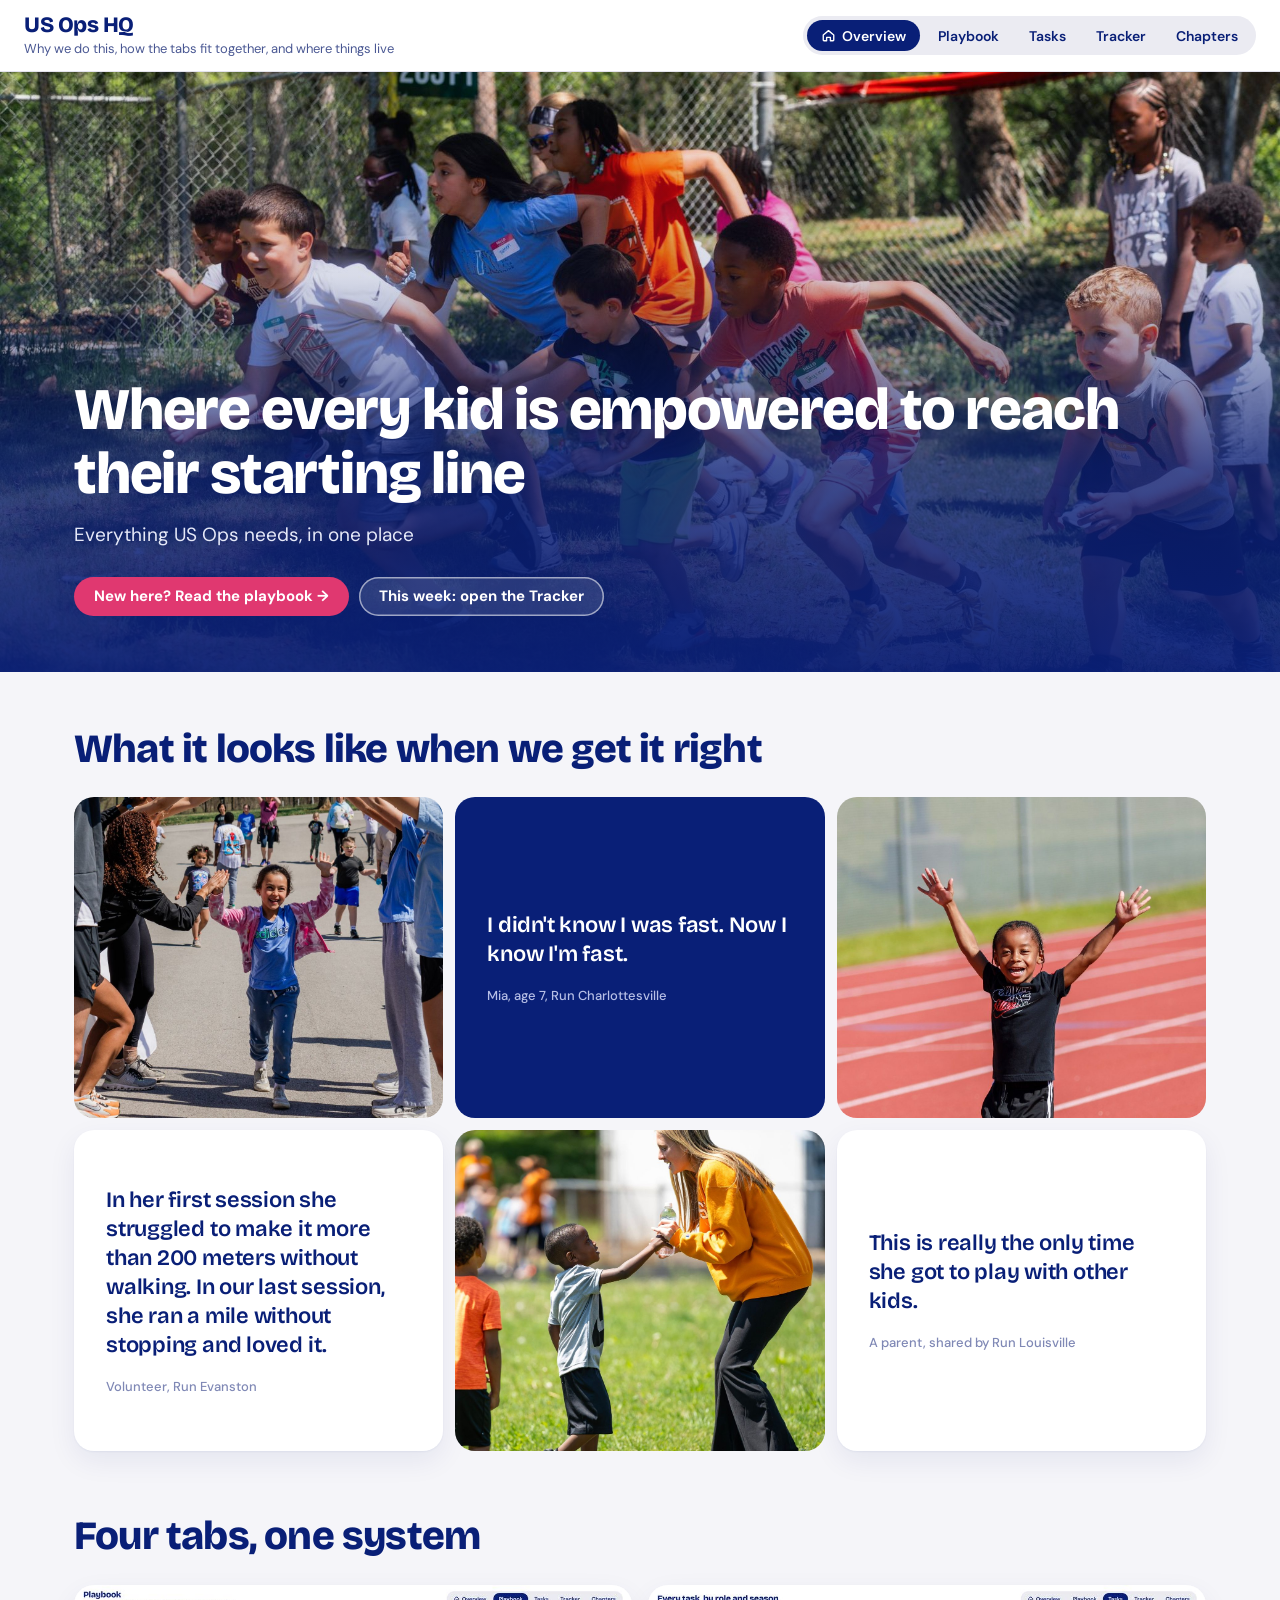
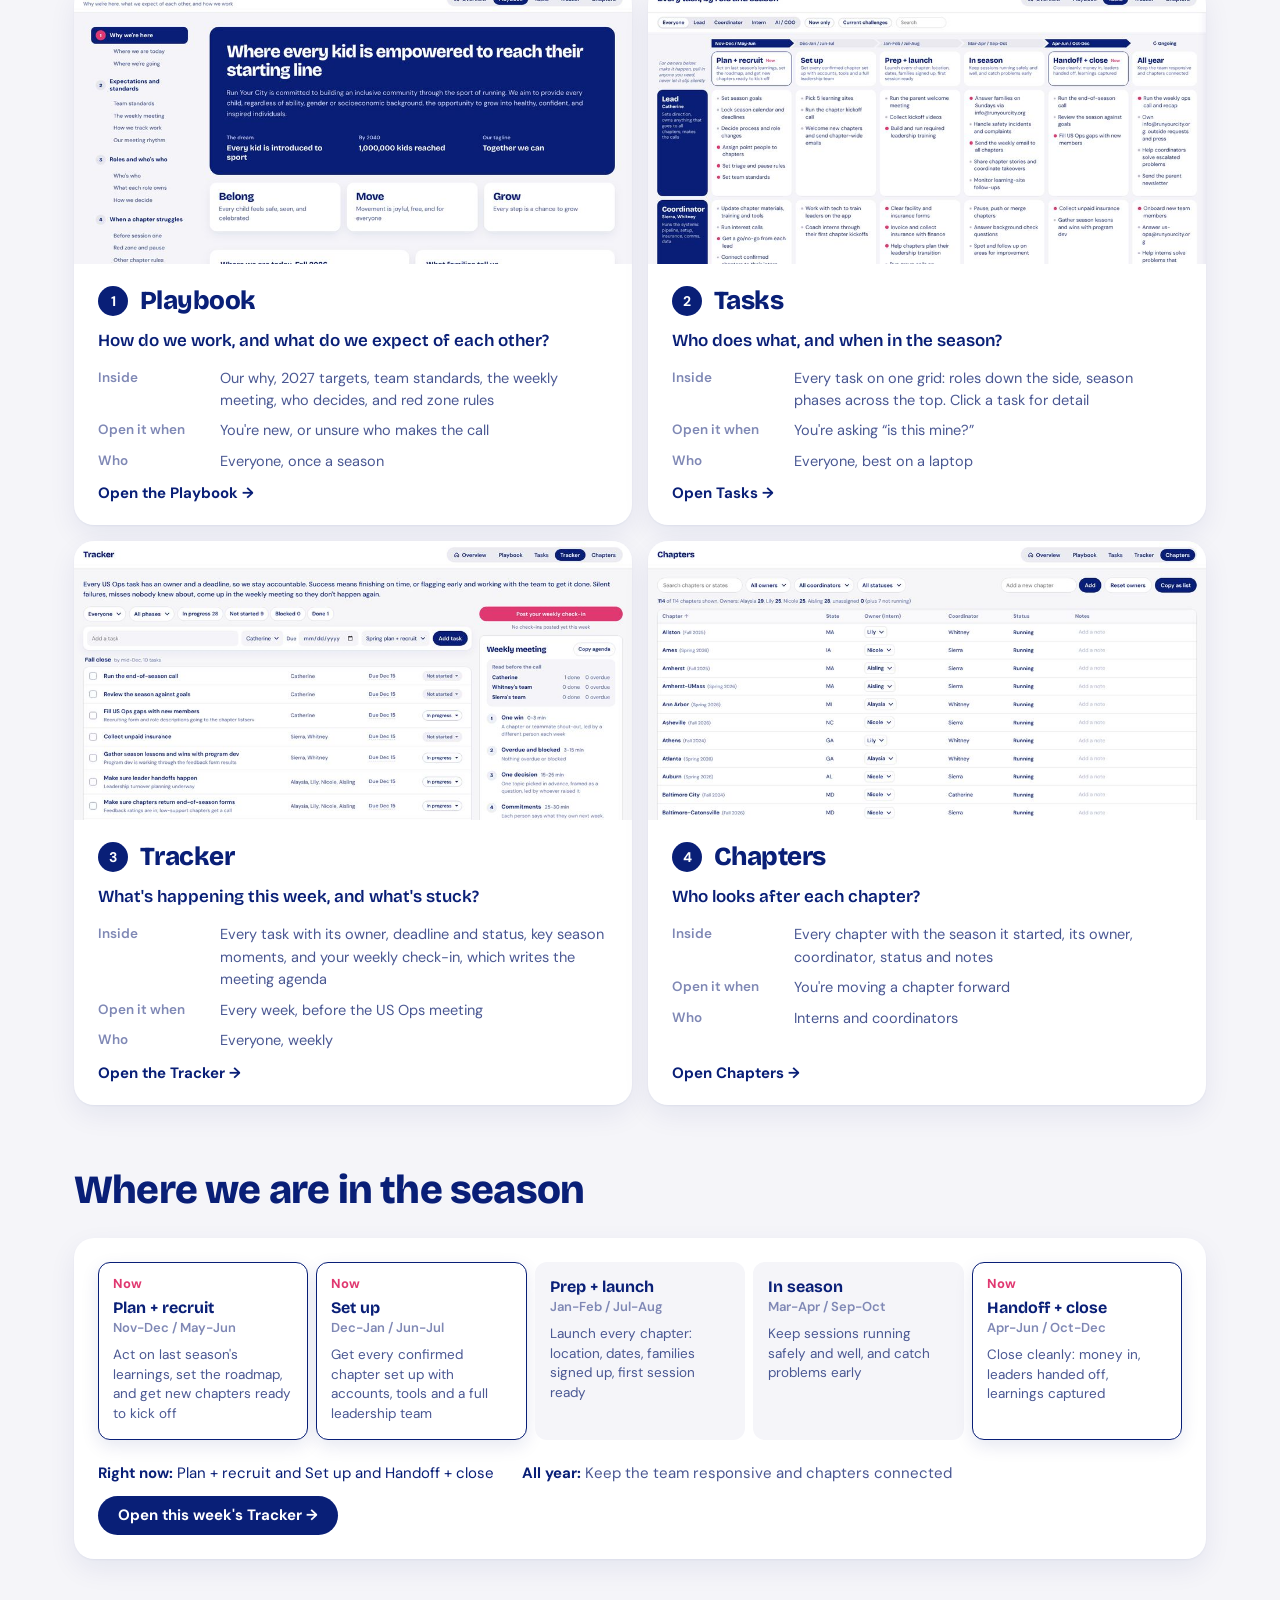
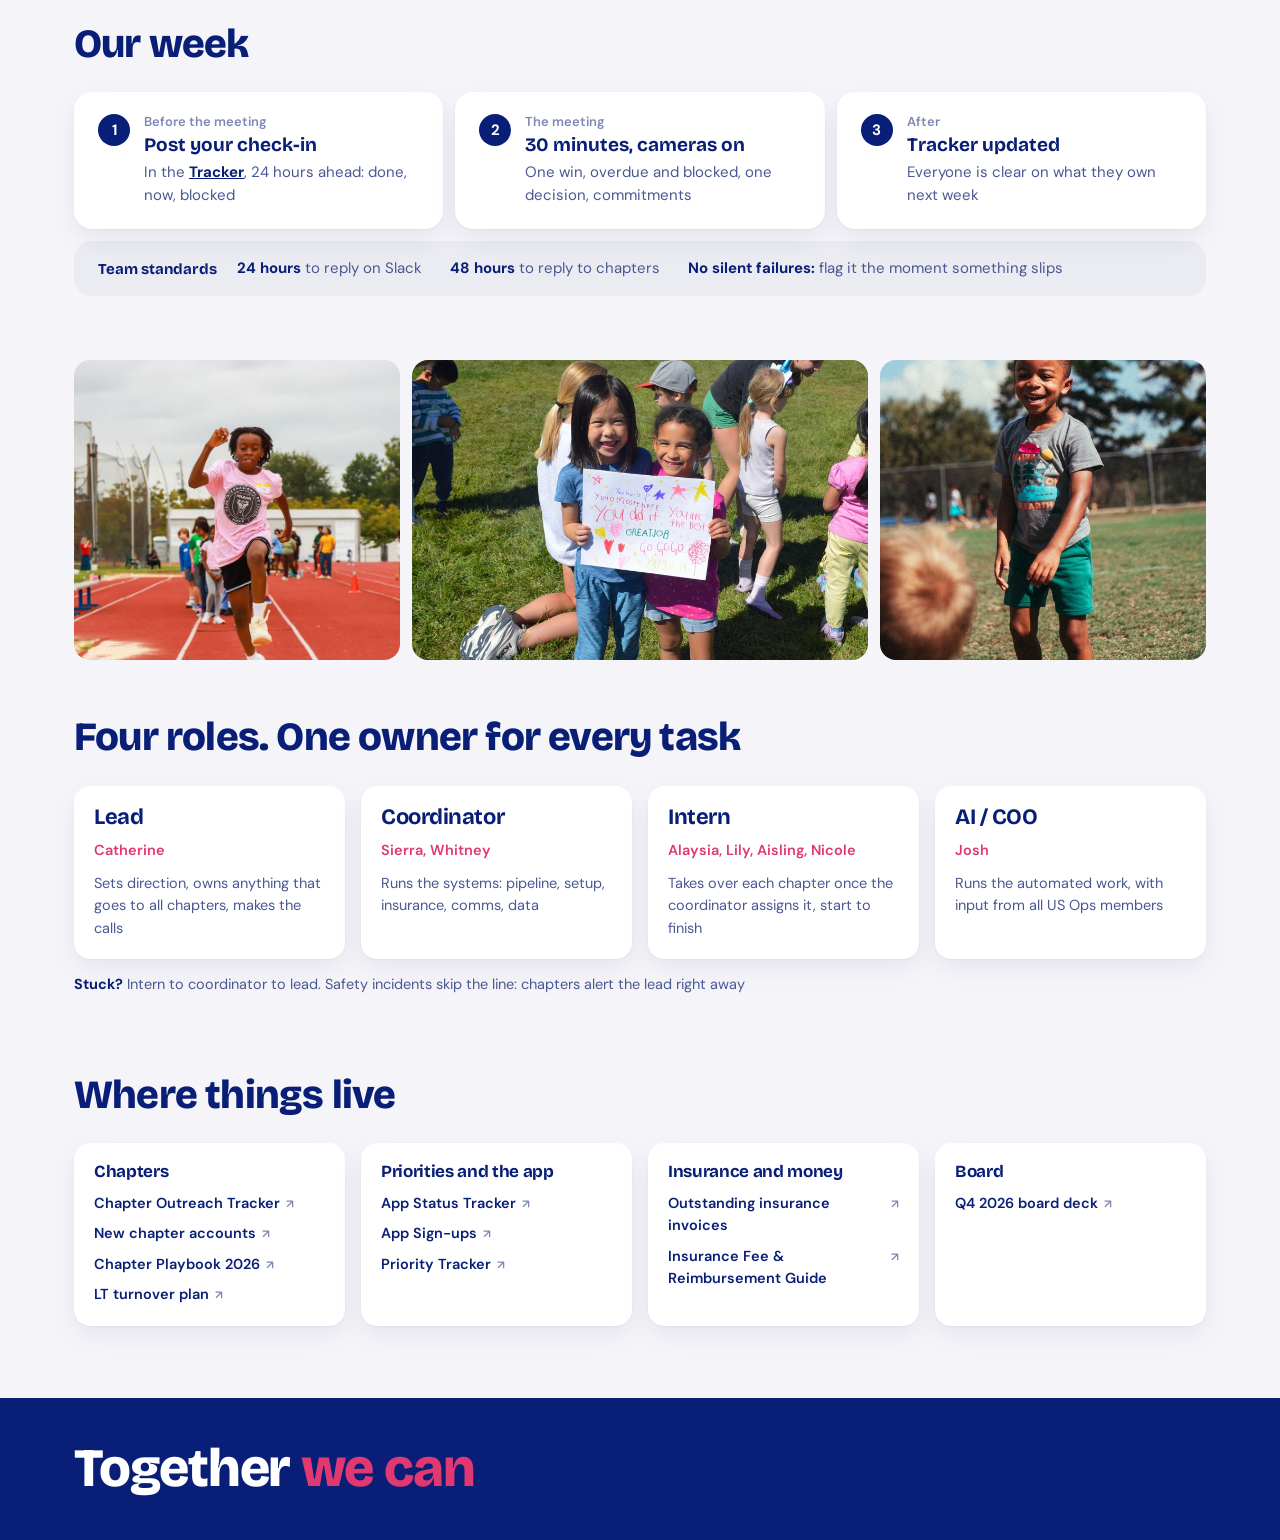
<file: index.html>
<!doctype html>
<html lang="en">
<head>
<meta charset="utf-8">
<meta name="viewport" content="width=device-width,initial-scale=1">
<title>US Ops HQ: start here</title>
<meta name="description" content="Run Your City US Ops home: why we do this, how the four tabs fit together, and where everything lives">
<link rel="icon" href="data:,">
<link rel="preconnect" href="https://fonts.googleapis.com">
<link href="https://fonts.googleapis.com/css2?family=Bricolage+Grotesque:opsz,wght@12..96,500..800&family=DM+Sans:opsz,wght@9..40,400;9..40,500;9..40,600;9..40,700&display=swap" rel="stylesheet">
<link rel="stylesheet" href="hq.css">
<style>
:root{--sh:0 1px 2px rgba(9,31,119,.05),0 10px 28px rgba(9,31,119,.07);--ink:#091f77;--ink2:#4a5893;--ink3:#7f88b5;--pink:#e03870;--pinkwash:#fdeef3;--line:#e3e2ec;--mist:#f5f5f9;--paper:#fff;
 --fd:'Bricolage Grotesque',system-ui,sans-serif;--fb:'DM Sans',system-ui,sans-serif}
*{box-sizing:border-box}
html,body{margin:0}
body{background:var(--mist);color:var(--ink);font:16px/1.55 var(--fb);-webkit-font-smoothing:antialiased;overflow-x:hidden}
a{color:inherit}
img{display:block;max-width:100%}
h1,h2,h3{font-family:var(--fd);letter-spacing:-.02em;margin:0;line-height:1.08}

/* Header: same shape as the other four pages */
header.top{position:sticky;top:0;z-index:30;background:#fff;border-bottom:1px solid var(--line);display:flex;align-items:center;gap:16px;flex-wrap:wrap;padding:12px 24px}
header.top h1{font:800 22px/1.1 var(--fd)}
header.top .sub{font-size:13px;color:var(--ink2);margin-top:3px}

.wrap{max-width:1180px;margin:0 auto;padding:0 24px}
section{padding:56px 0 8px}
.eyebrow{font:700 12px/1 var(--fb);letter-spacing:.12em;text-transform:uppercase;color:var(--ink3);margin-bottom:10px}
.h2{font-size:clamp(28px,3.4vw,40px);font-weight:800}
.lede{font-size:17px;color:var(--ink2);margin:12px 0 0}

/* Hero */
.hero{position:relative;min-height:600px;display:flex;align-items:flex-end;color:#fff;overflow:hidden;background:var(--ink)}
.hero img{position:absolute;inset:0;width:100%;height:100%;object-fit:cover;object-position:center 30%}
.hero::after{content:"";position:absolute;inset:0;background:linear-gradient(0deg,rgba(9,31,119,.95) 0%,rgba(9,31,119,.78) 34%,rgba(9,31,119,.15) 66%,rgba(9,31,119,0) 100%)}
.hero .wrap{position:relative;z-index:1;padding-top:64px;padding-bottom:56px;width:100%}
.hero .eyebrow{color:#c9cff0}
.hero h2{font-size:clamp(34px,4.6vw,60px);font-weight:800;}
.hero p{font-size:19px;margin:14px 0 0;color:#e6e9f8}
.cta{display:flex;gap:10px;flex-wrap:wrap;margin-top:28px}
.btn{display:inline-flex;align-items:center;gap:8px;padding:12px 20px;border-radius:999px;font:700 15px/1 var(--fb);text-decoration:none;white-space:nowrap}
.btn.pk{background:var(--pink);color:#fff}
.btn.pk:hover{background:#c92d62}
.btn.gh{background:rgba(255,255,255,.12);color:#fff;box-shadow:inset 0 0 0 1.5px rgba(255,255,255,.55)}
.btn.gh:hover{background:rgba(255,255,255,.22)}
.photo-credit{position:absolute;right:16px;bottom:10px;z-index:1;font-size:11px;color:rgba(255,255,255,.7)}


/* Why: photo + quote mosaic */
.why{display:grid;grid-template-columns:repeat(3,minmax(0,1fr));grid-auto-rows:minmax(320px,auto);gap:12px;margin-top:26px}
.tile{position:relative;border-radius:20px;overflow:hidden;background:var(--ink)}
.tile img{width:100%;height:100%;object-fit:cover}
.tile.big{grid-row:1/3}
.q{background:#fff;box-shadow:var(--sh);border-radius:20px;padding:32px;display:flex;flex-direction:column;justify-content:center}
.q cite{margin-top:18px!important}
.q blockquote{margin:0;font:600 22px/1.32 var(--fd);letter-spacing:-.01em}
.q cite{font:500 13px/1.4 var(--fb);font-style:normal;color:var(--ink3);margin-top:14px;display:block}
.q.navy{background:var(--ink);color:#fff;box-shadow:none}
.q.navy cite{color:#b7bfe6}
.tile .over{position:absolute;left:0;right:0;bottom:0;padding:18px 20px;background:linear-gradient(0deg,rgba(9,31,119,.92),rgba(9,31,119,0));color:#fff}
.tile .over blockquote{margin:0;font:600 18px/1.3 var(--fd)}
.tile .over cite{display:block;font:500 12.5px/1.4 var(--fb);font-style:normal;color:#cdd3f1;margin-top:8px}
.pillars{display:grid;grid-template-columns:repeat(3,minmax(0,1fr));gap:12px;margin-top:12px}
.pillars .pl-k{grid-column:1/-1;font:700 13px/1 var(--fb);color:var(--ink3);margin:22px 0 2px}
.pillars>div:not(.pl-k){background:#ebebf2;border-radius:20px;padding:24px 26px}
.pillars b{display:block;font:800 26px/1.1 var(--fd);letter-spacing:-.02em;margin-bottom:6px}
.pillars span{font-size:15.5px;color:var(--ink2)}

/* Four tabs */
.tabs{display:grid;grid-template-columns:repeat(2,1fr);gap:16px;margin-top:26px}
.tab{display:flex;flex-direction:column;background:#fff;box-shadow:var(--sh);border-radius:20px;overflow:hidden;text-decoration:none;transition:transform .15s,box-shadow .15s}
.tab:hover{transform:translateY(-2px);box-shadow:0 14px 34px rgba(9,31,119,.10)}
.tab .shot{aspect-ratio:16/8;overflow:hidden;background:var(--mist)}
.tab .shot img{width:100%;height:100%;object-fit:cover;object-position:top left}
.tab .body{padding:22px 24px 24px;display:flex;flex-direction:column;gap:14px;flex:1}
.tab .ttl{display:flex;align-items:center;gap:12px}
.tab .n{flex:none;width:30px;height:30px;border-radius:50%;background:var(--ink);color:#fff;font:700 14px/30px var(--fb);text-align:center}
.tab h3{font-size:26px;font-weight:800}
.tab .qn{font:600 17px/1.35 var(--fd);color:var(--ink)}
.tab dl{margin:0;display:grid;grid-template-columns:108px 1fr;gap:8px 14px;font-size:14.5px}
.tab dt{font:600 13.5px/1.6 var(--fb);color:var(--ink3)}
.tab dd{margin:0;color:var(--ink2)}
.tab .go{margin-top:auto;font:700 15px/1 var(--fb);color:var(--ink);display:inline-flex;gap:6px;align-items:center}
.tab:hover .go{color:var(--pink)}

/* Season */
.season{margin-top:26px;background:#fff;box-shadow:var(--sh);border-radius:20px;padding:24px}
.ph{display:grid;grid-template-columns:repeat(5,1fr);gap:8px}
.ph div{border-radius:12px;padding:14px 14px 16px;background:var(--mist);border:1.5px solid transparent}
.ph b{display:block;font:700 16px/1.2 var(--fd)}
.ph .when{display:block;font:600 13px/1.4 var(--fb);color:var(--ink3);margin:2px 0 8px}
.ph p{margin:0;font-size:13.5px;line-height:1.45;color:var(--ink2)}
.ph div.now{background:#fff;border-color:var(--ink);box-shadow:0 6px 18px rgba(9,31,119,.10)}
.ph .tag{display:none;font:700 13px/1 var(--fb);color:var(--pink);margin-bottom:8px}
.ph div.now .tag{display:block}
.nowline{display:flex;flex-wrap:wrap;gap:10px 16px;align-items:center;justify-content:space-between;margin-top:18px;padding-top:4px}
.nowline p{margin:0;font-size:15px;display:flex;flex-wrap:wrap;gap:6px 28px}
.nowline .ay{color:var(--ink2)}
.nowline .ay b{color:var(--ink)}
.btn.nv{background:var(--ink);color:#fff}
.btn.nv:hover{background:#13308f}

/* Week */
.steps{list-style:none;margin:26px 0 0;padding:0;display:grid;grid-template-columns:repeat(3,minmax(0,1fr));gap:12px}
.steps li{display:flex;gap:14px;padding:22px 24px;position:relative;background:#fff;border-radius:18px;box-shadow:var(--sh)}

.steps .n{flex:none;width:32px;height:32px;border-radius:50%;background:var(--ink);color:#fff;font:700 15px/32px var(--fb);text-align:center}
.steps .when{font:600 13px/1.3 var(--fb);color:var(--ink3)}
.steps b{display:block;font:700 19px/1.25 var(--fd);margin:2px 0 4px}
.steps p{margin:0;font-size:15px;color:var(--ink2)}
.steps a{font-weight:700;color:var(--ink)}
.std{display:flex;align-items:center;gap:20px;margin-top:12px;padding:16px 24px;background:#ebebf2;border-radius:18px;flex-wrap:wrap}
.std-k{font:700 15px/1.2 var(--fd);white-space:nowrap}
.std ul{list-style:none;margin:0;padding:0;display:flex;gap:10px 28px;flex-wrap:wrap;font-size:15px;color:var(--ink2)}
.std li b{color:var(--ink)}

/* Photo band */
.band{display:grid;grid-template-columns:1fr 1.4fr 1fr;gap:12px;margin-top:56px}
.band img{width:100%;height:300px;object-fit:cover;border-radius:16px}
@media (max-width:760px){.band{grid-template-columns:1fr 1fr;margin-top:40px}.band img{height:200px}.band img:last-child{grid-column:1/-1}}

/* Roles */
.roles{display:grid;grid-template-columns:repeat(4,1fr);gap:16px;margin-top:26px}
.role{background:#fff;box-shadow:var(--sh);border-radius:16px;padding:20px;display:flex;flex-direction:column;gap:10px}
.role h3{font-size:22px}
.role .who{font-weight:600;font-size:14.5px;color:var(--pink)}
.role p{margin:0;font-size:14.5px;color:var(--ink2)}
.ladder{margin-top:14px;font-size:14.5px;color:var(--ink2)}
.ladder b{color:var(--ink)}

/* Links */
.links{display:grid;grid-template-columns:repeat(4,1fr);gap:16px;margin-top:26px}
.lg .note{margin:-4px 0 12px;font-size:13.5px;color:var(--ink2)}
.lg .note b{color:var(--pink)}
.lg{background:#fff;box-shadow:var(--sh);border-radius:16px;padding:20px}
.lg h3{font-size:17px;margin-bottom:10px}
.lg ul{list-style:none;margin:0;padding:0;display:flex;flex-direction:column;gap:8px}
.lg a{font-size:14.5px;font-weight:600;text-decoration:none;color:var(--ink);display:flex;gap:6px;align-items:baseline}
.lg a::after{content:"\2197";font-size:12px;color:var(--ink3)}
.lg a:hover{color:var(--pink)}

/* Footer */
footer{margin-top:64px;background:var(--ink);color:#fff}
footer .wrap{display:grid;grid-template-columns:1fr;gap:28px;padding-top:44px;padding-bottom:44px;align-items:center}
footer .tag{font:800 clamp(34px,4.6vw,54px)/1 var(--fd);letter-spacing:-.02em}
footer .tag em{font-style:normal;color:var(--pink)}
footer p{margin:0 0 10px;font-size:14.5px;color:#cdd3f1}
footer p b{color:#fff}

@media (max-width:980px){
 .why{grid-template-columns:repeat(2,minmax(0,1fr));grid-auto-rows:minmax(280px,auto)}
 .q blockquote{font-size:21px}
 .roles,.links{grid-template-columns:1fr 1fr}
 .ph{grid-template-columns:1fr 1fr}
    }
@media (max-width:760px){
 header.top{padding:10px 14px;gap:10px}
 .wrap{padding:0 16px}
 section{padding:40px 0 4px}
 .hero{min-height:580px}
 .hero img{object-position:62% 40%}
 .hero::after{background:linear-gradient(0deg,rgba(9,31,119,.96) 0%,rgba(9,31,119,.85) 50%,rgba(9,31,119,.1) 100%)}
 .hero .wrap{padding-top:200px;padding-bottom:44px}
 .q blockquote{font-size:22px}
 .why{grid-template-columns:1fr;grid-auto-rows:auto}
 .why .tile{height:300px}
 .why .q{height:auto;min-height:0}
 .q blockquote{font-size:20px}
 .pillars,.steps{grid-template-columns:1fr}
 .tabs,.roles,.links,.ph, .tab dl{grid-template-columns:1fr;gap:2px}
 .tab dd{margin-bottom:8px}
 footer .wrap{grid-template-columns:1fr}
}
@media (prefers-reduced-motion:reduce){*{transition:none!important}}
</style>
</head>
<body>
<header class="top">
 <div><h1>US Ops HQ</h1><div class="sub">Why we do this, how the tabs fit together, and where things live</div></div>
 <nav class="hqnav" aria-label="US Ops HQ pages"><a class="home on" href="./" aria-current="page"><svg viewBox="0 0 20 20" fill="none" stroke="currentColor" stroke-width="1.8" stroke-linejoin="round" aria-hidden="true"><path d="M3 9.2 10 3.5l7 5.7V16a1 1 0 0 1-1 1h-3.5v-4.5h-5V17H4a1 1 0 0 1-1-1z"/></svg><span>Overview</span></a><a href="playbook-a.html">Playbook</a><a href="tasks.html">Tasks</a><a href="tracker.html">Tracker</a><a href="chapters.html">Chapters</a></nav>
</header>

<div class="hero">
 <img src="img/start-line.jpg" alt="Kids exploding off the start line in a race on the grass">
 <div class="wrap">
  <h2>Where every kid is empowered to reach their starting line</h2>
  <p>Everything US Ops needs, in one place</p>
  <div class="cta">
   <a class="btn pk" href="playbook-a.html">New here? Read the playbook &rarr;</a>
   <a class="btn gh" href="tracker.html">This week: open the Tracker</a>
  </div>
 </div>
</div>

<div class="wrap">
 <!-- WHY -->
 <section id="why">
  <h2 class="h2">What it looks like when we get it right</h2>
  <div class="why">
   <div class="tile"><img src="img/tunnel.jpg" alt="A grinning girl running through a high-five tunnel of college athletes" loading="lazy"></div>
   <div class="q navy"><blockquote>I didn't know I was fast. Now I know I'm fast.</blockquote><cite>Mia, age 7, Run Charlottesville</cite></div>
   <div class="tile"><img src="img/arms-up.jpg" alt="A young boy throwing both arms up on the track" loading="lazy"></div>
   <div class="q"><blockquote>In her first session she struggled to make it more than 200 meters without walking. In our last session, she ran a mile without stopping and loved it.</blockquote><cite>Volunteer, Run Evanston</cite></div>
   <div class="tile"><img src="img/coach-water.jpg" alt="A college athlete high-fiving a young boy" loading="lazy"></div>
   <div class="q"><blockquote>This is really the only time she got to play with other kids.</blockquote><cite>A parent, shared by Run Louisville</cite></div>
  </div>
 </section>

 <!-- FOUR TABS -->
 <section id="tabs">
  <h2 class="h2">Four tabs, one system</h2>
  <div class="tabs">
   <a class="tab" href="playbook-a.html">
    <div class="shot"><img src="img/tabs/playbook.jpg" alt="Preview of the Playbook tab" loading="lazy"></div>
    <div class="body">
     <div class="ttl"><span class="n">1</span><h3>Playbook</h3></div>
     <div class="qn">How do we work, and what do we expect of each other?</div>
     <dl>
      <dt>Inside</dt><dd>Our why, 2027 targets, team standards, the weekly meeting, who decides, and red zone rules</dd>
      <dt>Open it when</dt><dd>You're new, or unsure who makes the call</dd>
      <dt>Who</dt><dd>Everyone, once a season</dd>
     </dl>
     <span class="go">Open the Playbook &rarr;</span>
    </div>
   </a>
   <a class="tab" href="tasks.html">
    <div class="shot"><img src="img/tabs/tasks.jpg" alt="Preview of the Tasks grid" loading="lazy"></div>
    <div class="body">
     <div class="ttl"><span class="n">2</span><h3>Tasks</h3></div>
     <div class="qn">Who does what, and when in the season?</div>
     <dl>
      <dt>Inside</dt><dd>Every task on one grid: roles down the side, season phases across the top. Click a task for detail</dd>
      <dt>Open it when</dt><dd>You're asking &ldquo;is this mine?&rdquo;</dd>
      <dt>Who</dt><dd>Everyone, best on a laptop</dd>
     </dl>
     <span class="go">Open Tasks &rarr;</span>
    </div>
   </a>
   <a class="tab" href="tracker.html">
    <div class="shot"><img src="img/tabs/tracker.jpg" alt="Preview of the Tracker tab" loading="lazy"></div>
    <div class="body">
     <div class="ttl"><span class="n">3</span><h3>Tracker</h3></div>
     <div class="qn">What's happening this week, and what's stuck?</div>
     <dl>
      <dt>Inside</dt><dd>Every task with its owner, deadline and status, key season moments, and your weekly check-in, which writes the meeting agenda</dd>
      <dt>Open it when</dt><dd>Every week, before the US Ops meeting</dd>
      <dt>Who</dt><dd>Everyone, weekly</dd>
     </dl>
     <span class="go">Open the Tracker &rarr;</span>
    </div>
   </a>
   <a class="tab" href="chapters.html">
    <div class="shot"><img src="img/tabs/chapters.jpg" alt="Preview of the Chapters tab" loading="lazy"></div>
    <div class="body">
     <div class="ttl"><span class="n">4</span><h3>Chapters</h3></div>
     <div class="qn">Who looks after each chapter?</div>
     <dl>
      <dt>Inside</dt><dd>Every chapter with the season it started, its owner, coordinator, status and notes</dd>
      <dt>Open it when</dt><dd>You're moving a chapter forward</dd>
      <dt>Who</dt><dd>Interns and coordinators</dd>
     </dl>
     <span class="go">Open Chapters &rarr;</span>
    </div>
   </a>
  </div>
 </section>

 <!-- SEASON -->
 <section id="season">
  <h2 class="h2">Where we are in the season</h2>
  <div class="season">
   <div class="ph" id="ph">
    <div data-m="11,12,5,6"><span class="tag">Now</span><b>Plan + recruit</b><span class="when">Nov-Dec / May-Jun</span><p>Act on last season's learnings, set the roadmap, and get new chapters ready to kick off</p></div>
    <div data-m="12,1,6,7"><span class="tag">Now</span><b>Set up</b><span class="when">Dec-Jan / Jun-Jul</span><p>Get every confirmed chapter set up with accounts, tools and a full leadership team</p></div>
    <div data-m="1,2,7,8"><span class="tag">Now</span><b>Prep + launch</b><span class="when">Jan-Feb / Jul-Aug</span><p>Launch every chapter: location, dates, families signed up, first session ready</p></div>
    <div data-m="3,4,9,10"><span class="tag">Now</span><b>In season</b><span class="when">Mar-Apr / Sep-Oct</span><p>Keep sessions running safely and well, and catch problems early</p></div>
    <div data-m="4,5,6,10,11,12"><span class="tag">Now</span><b>Handoff + close</b><span class="when">Apr-Jun / Oct-Dec</span><p>Close cleanly: money in, leaders handed off, learnings captured</p></div>
   </div>
   <div class="nowline"><p><span id="nowtxt">See every task for the phases we're in now</span><span class="ay"><b>All year:</b> Keep the team responsive and chapters connected</span></p><a class="btn nv" href="tracker.html">Open this week's Tracker &rarr;</a></div>
  </div>
 </section>

 <!-- WEEK -->
 <section id="week">
  <h2 class="h2">Our week</h2>
  <ol class="steps">
   <li><span class="n">1</span><div><div class="when">Before the meeting</div><b>Post your check-in</b><p>In the <a href="tracker.html">Tracker</a>, 24 hours ahead: done, now, blocked</p></div></li>
   <li><span class="n">2</span><div><div class="when">The meeting</div><b>30 minutes, cameras on</b><p>One win, overdue and blocked, one decision, commitments</p></div></li>
   <li><span class="n">3</span><div><div class="when">After</div><b>Tracker updated</b><p>Everyone is clear on what they own next week</p></div></li>
  </ol>
  <div class="std">
   <div class="std-k">Team standards</div>
   <ul>
    <li><b>24 hours</b> to reply on Slack</li>
    <li><b>48 hours</b> to reply to chapters</li>
    <li><b>No silent failures:</b> flag it the moment something slips</li>
   </ul>
  </div>
 </section>


 <div class="band" aria-hidden="true">
  <img src="img/long-jump.jpg" alt="" loading="lazy">
  <img src="img/sign.jpg" alt="" loading="lazy">
  <img src="img/smile.jpg" alt="" loading="lazy">
 </div>

 <!-- ROLES -->
 <section id="roles">
  <h2 class="h2">Four roles. One owner for every task</h2>
  <div class="roles">
   <div class="role"><h3>Lead</h3><div class="who">Catherine</div><p>Sets direction, owns anything that goes to all chapters, makes the calls</p></div>
   <div class="role"><h3>Coordinator</h3><div class="who">Sierra, Whitney</div><p>Runs the systems: pipeline, setup, insurance, comms, data</p></div>
   <div class="role"><h3>Intern</h3><div class="who">Alaysia, Lily, Aisling, Nicole</div><p>Takes over each chapter once the coordinator assigns it, start to finish</p></div>
   <div class="role"><h3>AI / COO</h3><div class="who">Josh</div><p>Runs the automated work, with input from all US Ops members</p></div>
  </div>
  <p class="ladder"><b>Stuck?</b> Intern to coordinator to lead. Safety incidents skip the line: chapters alert the lead right away</p>
 </section>

 <!-- LINKS -->
 <section id="links">
  <h2 class="h2">Where things live</h2>
  <div class="links">
   <div class="lg"><h3>Chapters</h3><ul>
    <li><a href="https://docs.google.com/spreadsheets/d/1vr2Yfx8JkNu37GpOQY1U61VP4MOtrcdpj6JykgqM0kE" target="_blank" rel="noopener">Chapter Outreach Tracker</a></li>
    <li><a href="https://docs.google.com/spreadsheets/d/1qedr-gJygzdCM7njyaZt--shCLJNbHCeK7d9tqb4jo8" target="_blank" rel="noopener">New chapter accounts</a></li>
    <li><a href="https://drive.google.com/file/d/1wD-uQyoTmyLMBVacJy0FVhaNcXRojdN1/view" target="_blank" rel="noopener">Chapter Playbook 2026</a></li>
    <li><a href="https://docs.google.com/document/d/1Rxd2-dwhQXANEKROaiwXs4c7KnSMAwOWELHZft4FVPI" target="_blank" rel="noopener">LT turnover plan</a></li>
   </ul></div>
   <div class="lg"><h3>Priorities and the app</h3><ul>
    <li><a href="https://app.runyourcity.org/status/grid" target="_blank" rel="noopener">App Status Tracker</a></li>
    <li><a href="https://app.runyourcity.org/analytics" target="_blank" rel="noopener">App Sign-ups</a></li>
    <li><a href="https://docs.google.com/spreadsheets/d/1UtUsKa0WM1JYGKCyetT21e2bnk3z5x686OGOQXpUneQ" target="_blank" rel="noopener">Priority Tracker</a></li>
   </ul></div>
   <div class="lg"><h3>Insurance and money</h3><ul>
    <li><a href="https://docs.google.com/spreadsheets/d/1JiGFz76dHmbAYWG-zzGcj_-Rf4usyWuwAyZQHkNPFFY" target="_blank" rel="noopener">Outstanding insurance invoices</a></li>
    <li><a href="https://docs.google.com/document/d/1t4mB6c0TFAp3tJ4-NDSV0YyqZzNSRom-ae31x6RezdY" target="_blank" rel="noopener">Insurance Fee &amp; Reimbursement Guide</a></li>
   </ul></div>
   <div class="lg"><h3>Board</h3><ul>
    <li><a href="https://docs.google.com/presentation/d/1-FmNzXFoTohM9th17xb2J2NwmSLIdkn-nh90dMRjuuE" target="_blank" rel="noopener">Q4 2026 board deck</a></li>
   </ul></div>
  </div>
 </section>
</div>

<footer>
 <div class="wrap">
  <div class="tag">Together <em>we can</em></div>
 </div>
</footer>

<script>
(function(){
 var m=new Date().getMonth()+1,names=[];
 document.querySelectorAll('#ph > div').forEach(function(d){
  if(d.dataset.m.split(',').map(Number).indexOf(m)>-1){d.classList.add('now');names.push(d.querySelector('b').textContent)}
 });
 if(names.length){document.getElementById('nowtxt').innerHTML='<b>Right now:</b> '+names.join(' and ')}
})();
</script>
</body>
</html>
</file>
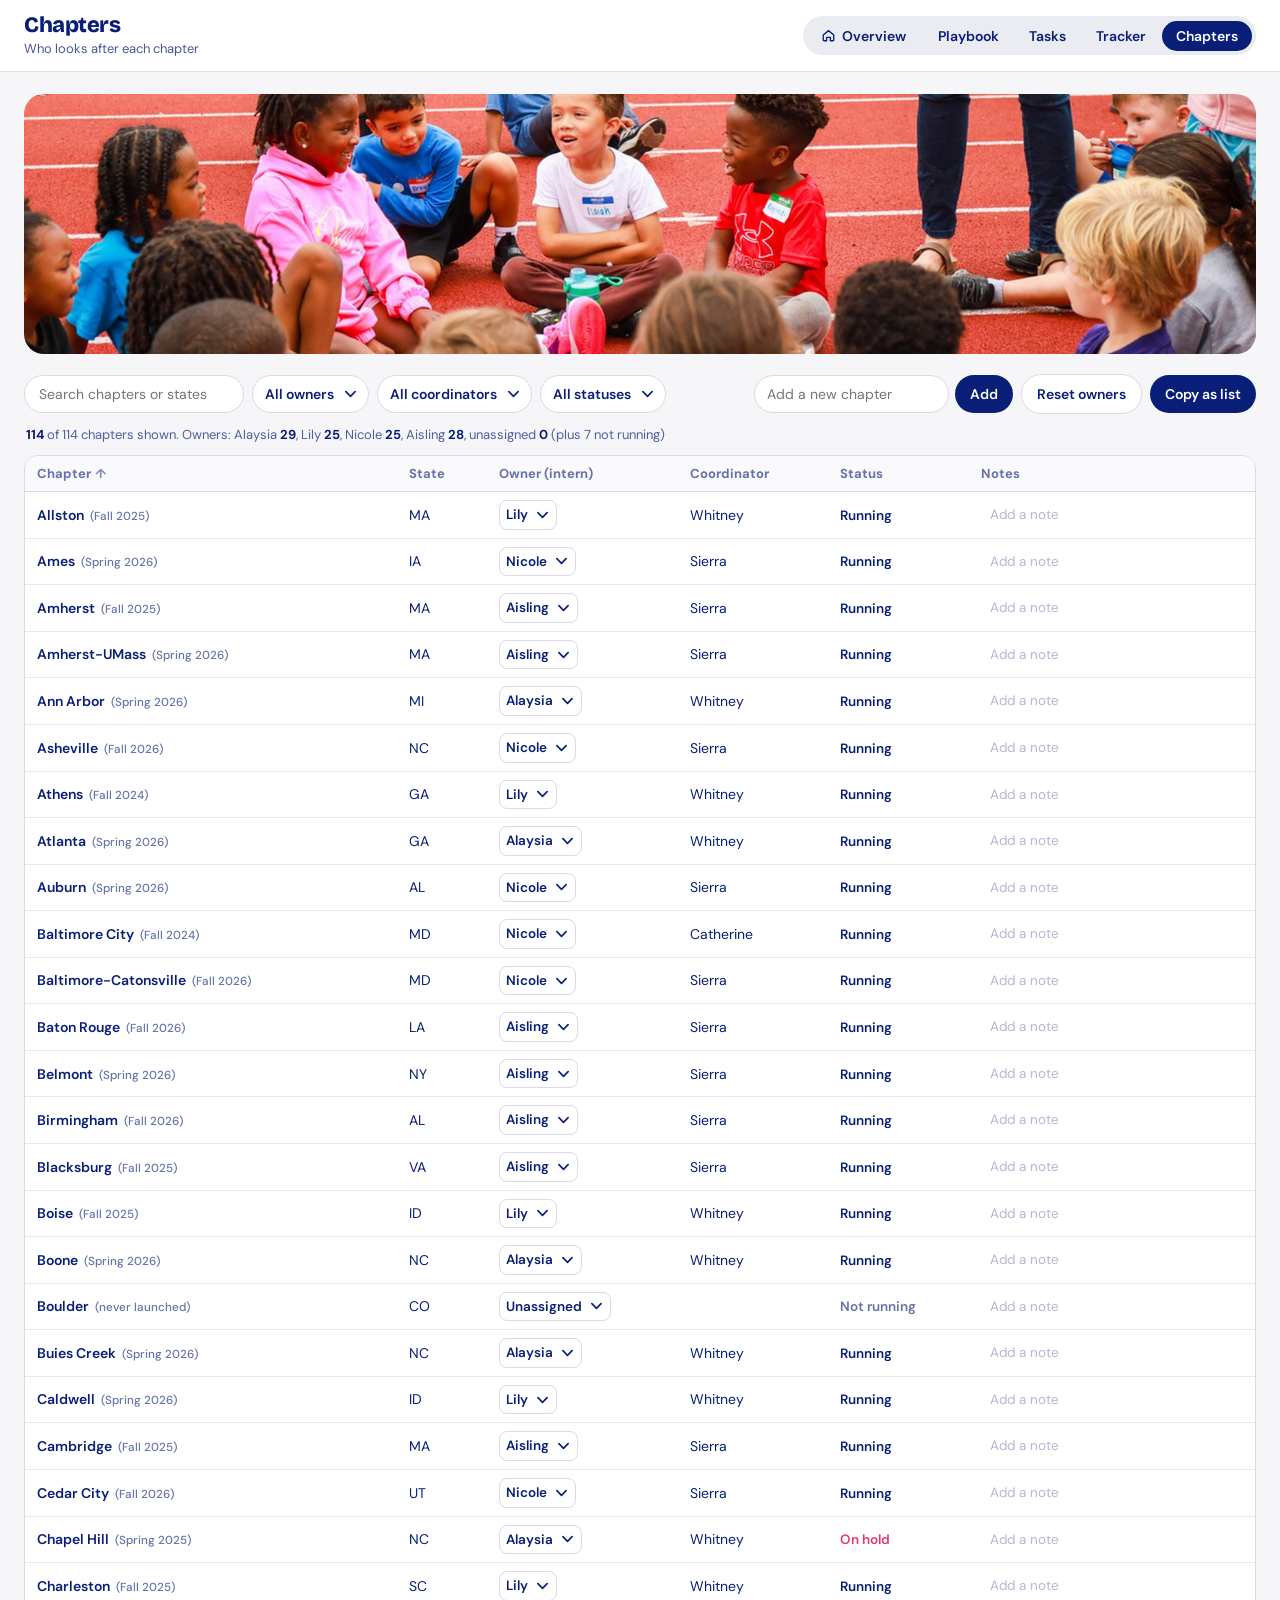
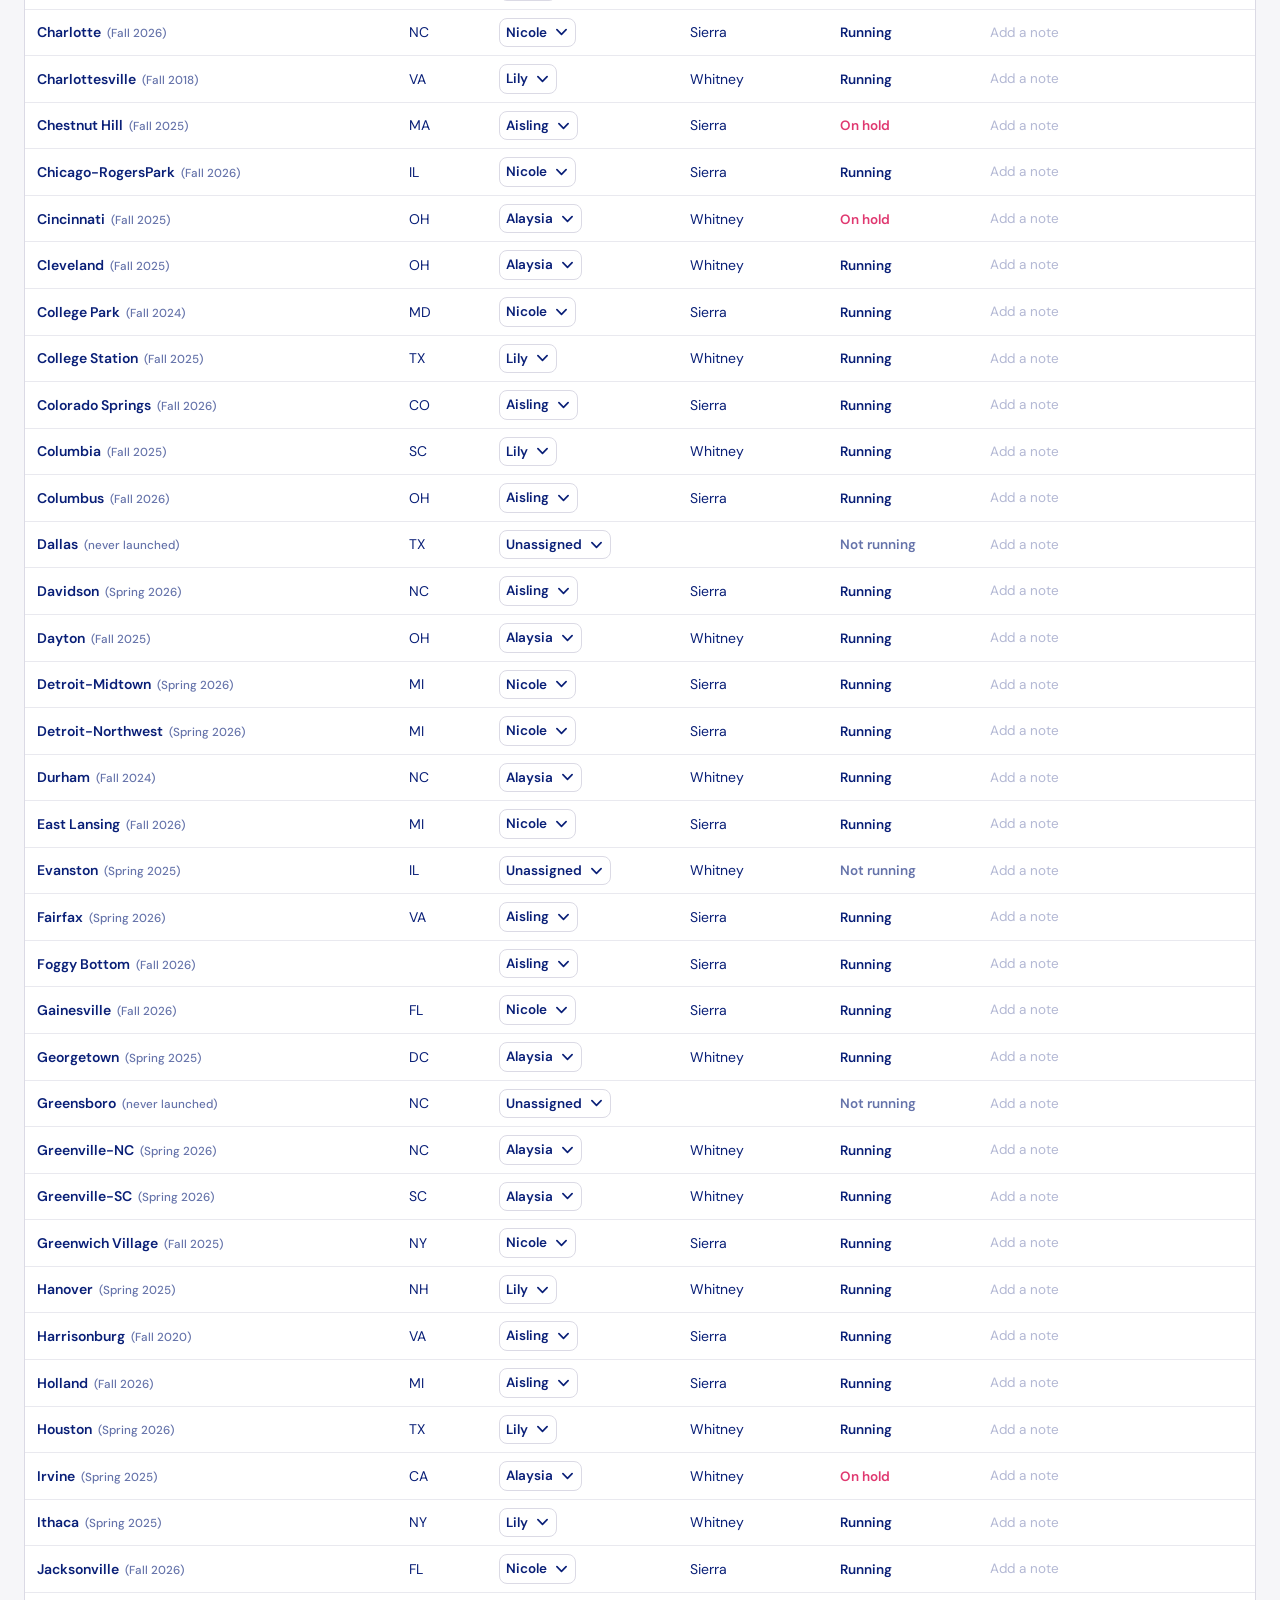
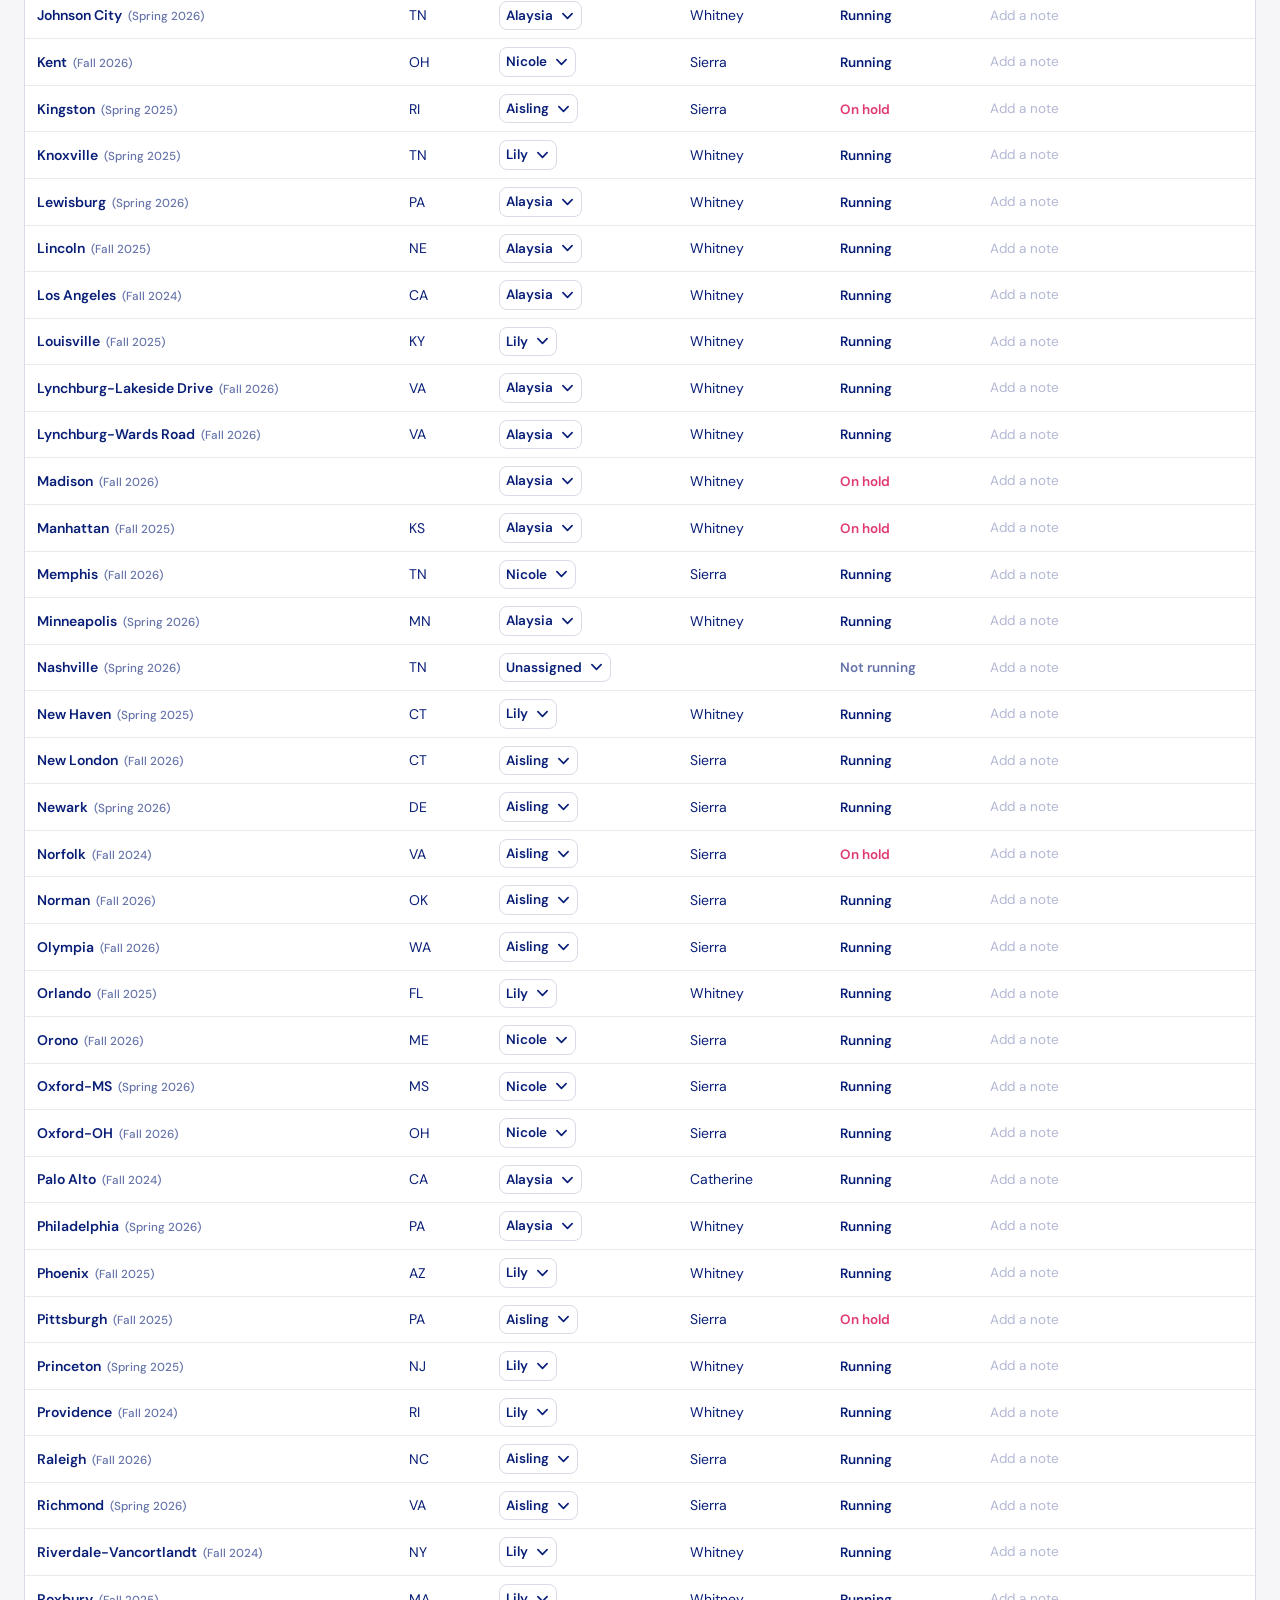
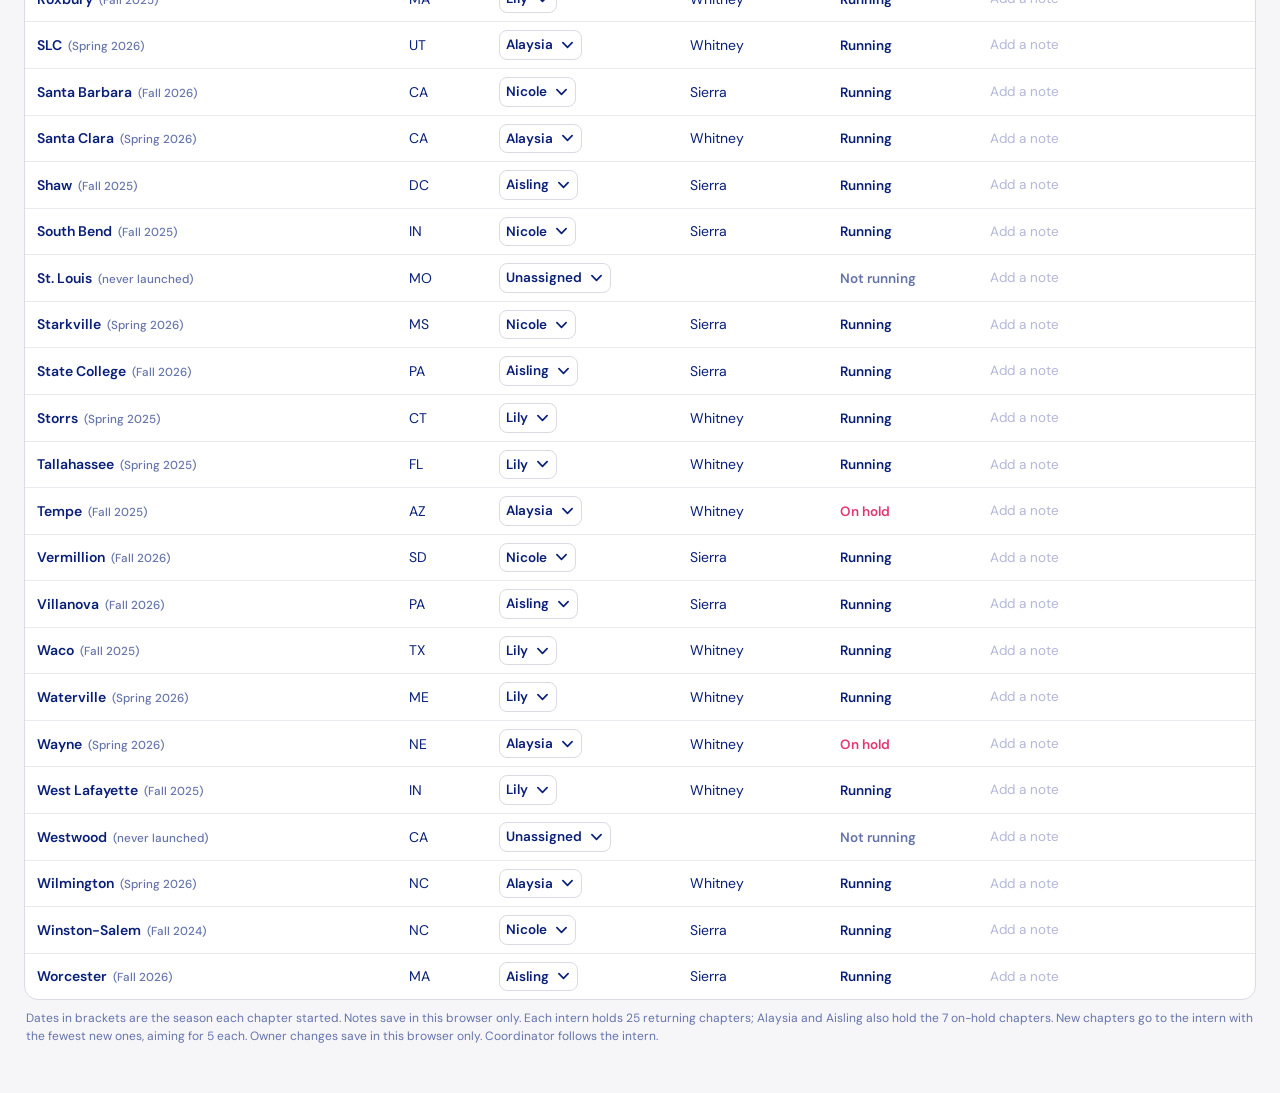
<file: chapters.html>
<!doctype html><html lang="en"><head><meta charset="utf-8"><meta name="viewport" content="width=device-width,initial-scale=1">
<title>Chapters</title><link rel="preconnect" href="https://fonts.googleapis.com"><link href="https://fonts.googleapis.com/css2?family=Bricolage+Grotesque:opsz,wght@12..96,500..800&family=DM+Sans:opsz,wght@9..40,400;9..40,500;9..40,600;9..40,700&display=swap" rel="stylesheet"><style>
:root{--ink:#091f77;--ink2:#4f5f9e;--ink3:#6573aa;--pink:#e03870;--pinkbg:#fdf0f4;--line:#dbdae5;--line2:#e9e9ef;--bg:#f6f6f9;--fd:'Bricolage Grotesque',system-ui,sans-serif;--fb:'DM Sans',system-ui,sans-serif}
*{box-sizing:border-box}html,body{margin:0}body{background:var(--bg);color:var(--ink);font:15px/1.45 var(--fb);-webkit-font-smoothing:antialiased}
button,input,select,textarea{font:inherit;color:inherit}
header.top{position:sticky;top:0;z-index:30;background:#fff;border-bottom:1px solid var(--line);display:flex;align-items:center;gap:16px;flex-wrap:wrap;padding:12px 24px}
header.top h1{font:800 22px/1.1 var(--fd);letter-spacing:-.02em;margin:0}
header.top .sub{font-size:13px;color:var(--ink2);margin-top:3px;max-width:680px}
.tagx{display:inline-block;font:700 10.5px/1 var(--fb);letter-spacing:.06em;text-transform:uppercase;padding:4px 7px;border-radius:6px;background:#ebebf2;color:var(--ink2);margin-left:6px;vertical-align:2px}
.tagx.pk{background:var(--pinkbg);color:#b01f52}
nav.sw{margin-left:auto;display:flex;gap:3px;background:#ebebf2;border-radius:999px;padding:4px;flex-wrap:wrap}
nav.sw a{color:var(--ink);text-decoration:none;padding:7px 15px;border-radius:999px;font-weight:600;font-size:14px;white-space:nowrap}
nav.sw a:hover{background:#dedeea}nav.sw a.on{background:var(--ink);color:#fff}
main{padding:22px 24px 48px;max-width:1520px;margin:0 auto}
h2{font:800 20px/1.15 var(--fd);letter-spacing:-.015em;margin:0}h3{font:700 16px/1.2 var(--fd);margin:0}
.muted{color:var(--ink2)}.small{font-size:13px}
.card{background:#fff;border:1px solid var(--line);border-radius:14px}
.pill{display:inline-flex;align-items:center;gap:5px;font:600 12px/1 var(--fb);padding:5px 9px;border-radius:999px;white-space:nowrap;border:1px solid transparent}
.st-todo{background:#f0f0f5;color:var(--ink2)}.st-doing{background:#fff;color:var(--ink);border-color:#b9bfd9}
.st-blocked{background:var(--pinkbg);color:#b01f52;border-color:#f3afc6}.st-done{background:var(--ink);color:#fff}
.who{display:inline-block;font:600 12px/1 var(--fb);padding:5px 8px;border-radius:7px;background:#eef0f7;color:var(--ink);white-space:nowrap}
.due{font-size:13px;color:var(--ink2);white-space:nowrap}.due.over{color:#b01f52;font-weight:600}
.btn{border:0;background:var(--ink);color:#fff;font-weight:600;font-size:14px;padding:9px 15px;border-radius:999px;cursor:pointer}
.btn.ghost{background:#fff;color:var(--ink);border:1px solid var(--line)}
.btn:focus-visible,button:focus-visible,a:focus-visible,select:focus-visible,input:focus-visible{outline:2px solid var(--pink);outline-offset:2px}
.toast{position:fixed;left:50%;bottom:22px;transform:translateX(-50%);background:var(--ink);color:#fff;padding:10px 16px;border-radius:999px;font-size:14px;opacity:0;transition:opacity .2s;pointer-events:none;z-index:50}.toast.on{opacity:1}
@media (max-width:900px){header.top{padding:10px 14px;gap:10px}nav.sw{margin-left:0;width:100%;justify-content:space-between}nav.sw a{padding:6px 10px;font-size:13px}main{padding:16px 14px 40px}}
@media (prefers-reduced-motion:reduce){*{transition:none!important}}

.tools{display:flex;gap:8px;align-items:center;flex-wrap:wrap;margin-bottom:12px}
.tools input[type=search]{border:1px solid var(--line);border-radius:999px;padding:8px 14px;font-size:14px;min-width:220px;background:#fff}
.tools select{border:1px solid var(--line);border-radius:999px;padding:8px 12px;background:#fff;font-weight:600;font-size:14px}
.tools .sp1{margin-left:auto}
.sum{font-size:13px;color:var(--ink2);margin:0 0 10px 2px}.sum b{color:var(--ink)}
.tw{background:#fff;border:1px solid var(--line);border-radius:14px;overflow:auto}
table{width:100%;border-collapse:collapse;font-size:14px}
th{position:sticky;top:0;background:#fafafc;z-index:1;font:700 11.5px/1 var(--fb);letter-spacing:.06em;text-transform:uppercase;color:var(--ink3);text-align:left;padding:0;border-bottom:1px solid var(--line);white-space:nowrap}
th button{all:unset;cursor:pointer;display:block;padding:11px 12px}th button:hover{color:var(--ink)}th button:focus-visible{outline:2px solid var(--pink)}
th .ar{margin-left:4px;opacity:.8}
td{padding:7px 12px;border-bottom:1px solid var(--line2);vertical-align:middle}
tr:last-child td{border-bottom:0}tr:hover td{background:#fafafe}
td.nm{font-weight:600}td.nm small{font-weight:500;color:var(--ink3);margin-left:6px}
td select{border:1px solid var(--line);border-radius:8px;padding:4px 6px;background:#fff;font-size:13.5px;font-weight:600;color:var(--ink)}
tr.moved td select{border-color:var(--pink);background:var(--pinkbg)}
.stt{font:600 12px/1 var(--fb);padding:4px 8px;border-radius:999px;white-space:nowrap}
.s-running{background:#eef0f7;color:var(--ink)}.s-hold{background:var(--pinkbg);color:#b01f52}.s-not{background:#f0f0f5;color:var(--ink3)}.s-new{background:var(--ink);color:#fff}
.pg{display:flex;align-items:center;gap:3px}.pg button{width:14px;height:14px;border-radius:4px;border:1.5px solid #b9bfd9;background:#fff;padding:0;cursor:pointer}
.pg button.on{background:var(--ink);border-color:var(--ink)}.pg span{font-size:12px;color:var(--ink2);margin-left:6px;min-width:26px}
.legend{font-size:12px;color:var(--ink3);margin:10px 2px 0}
.addc{display:flex;gap:6px}.addc input{border:1px solid var(--line);border-radius:999px;padding:8px 12px;font-size:14px;min-width:170px}
@media (max-width:760px){.tools input[type=search]{min-width:0;flex:1}.tools .sp1{margin-left:0}
 table,tbody,tr,td{display:block}thead{display:none}tr{padding:8px 4px;border-bottom:1px solid var(--line2)}td{border:0;padding:3px 10px}
 td[data-l]::before{content:attr(data-l);display:inline-block;width:92px;font-size:11.5px;color:var(--ink3);text-transform:uppercase;letter-spacing:.05em}}
@media (max-width:760px){tr{display:grid;grid-template-columns:1fr 1fr;column-gap:8px;padding:10px 4px}td.nm{grid-column:1/-1;font-size:15.5px;padding-bottom:4px}td[data-l]::before{display:block;width:auto;margin-bottom:2px}td.nm::before{display:none}td{padding:3px 10px}td[data-l="Notes"]{grid-column:1/-1}}
.nt{width:100%;min-width:180px;border:1px solid transparent;border-radius:8px;padding:5px 8px;background:transparent;font-size:13.5px;color:var(--ink)}.nt:hover{border-color:var(--line)}.nt:focus{border-color:var(--ink);background:#fff;outline:none}.nt::placeholder{color:#b3b8d4}
</style><link rel="icon" href="data:,"><link rel="stylesheet" href="hq.css"><script src="hq.js" defer></script></head>
<body><header class="top"><div><h1>Chapters</h1><div class="sub">Who looks after each chapter</div></div><nav class="hqnav" aria-label="US Ops HQ pages"><a class="home" href="./"><svg viewBox="0 0 20 20" fill="none" stroke="currentColor" stroke-width="1.8" stroke-linejoin="round" aria-hidden="true"><path d="M3 9.2 10 3.5l7 5.7V16a1 1 0 0 1-1 1h-3.5v-4.5h-5V17H4a1 1 0 0 1-1-1z"/></svg><span>Overview</span></a><a href="playbook-a.html">Playbook</a><a href="tasks.html">Tasks</a><a href="tracker.html">Tracker</a><a class="on" href="chapters.html" aria-current="page">Chapters</a></nav></header>
<main>
<div class="tools">
  <input type="search" id="q" placeholder="Search chapters or states" aria-label="Search">
  <select id="fo" aria-label="Owner"><option value="">All owners</option></select>
  <select id="fc" aria-label="Coordinator"><option value="">All coordinators</option></select>
  <select id="fs" aria-label="Status"><option value="">All statuses</option><option value="running">Running</option><option value="hold">On hold</option><option value="not">Not running</option><option value="new">New (Spring 2027)</option></select>
  <span class="sp1"></span>
  <form class="addc" id="addc"><input id="addn" placeholder="Add a new chapter" aria-label="New chapter name"><button class="btn">Add</button></form>
  <button class="btn ghost" id="reset">Reset owners</button><button class="btn" id="copy">Copy as list</button>
</div>
<p class="sum" id="sum"></p>
<div class="tw"><table><thead><tr id="hd"></tr></thead><tbody id="tb"></tbody></table></div>
<p class="legend" id="legend"></p>
</main><div class="toast" role="status" aria-live="polite"></div>
<script id="d" type="application/json">{"chapters": [{"name": "Run Baton Rouge", "cohort": "Fall 2026", "f26": "Yes", "l1": "Aisling", "l2": "Sierra", "state": "LA"}, {"name": "Run Birmingham", "cohort": "Fall 2026", "f26": "Yes", "l1": "Aisling", "l2": "Sierra", "state": "AL"}, {"name": "Run Colorado Springs", "cohort": "Fall 2026", "f26": "Yes", "l1": "Aisling", "l2": "Sierra", "state": "CO"}, {"name": "Run Columbus", "cohort": "Fall 2026", "f26": "Yes", "l1": "Aisling", "l2": "Sierra", "state": "OH"}, {"name": "Run Foggy Bottom", "cohort": "Fall 2026", "f26": "Yes", "l1": "Aisling", "l2": "Sierra", "state": ""}, {"name": "Run Holland", "cohort": "Fall 2026", "f26": "Yes", "l1": "Aisling", "l2": "Sierra", "state": "MI"}, {"name": "Run New London", "cohort": "Fall 2026", "f26": "Yes", "l1": "Aisling", "l2": "Sierra", "state": "CT"}, {"name": "Run Norman", "cohort": "Fall 2026", "f26": "Yes", "l1": "Aisling", "l2": "Sierra", "state": "OK"}, {"name": "Run Olympia", "cohort": "Fall 2026", "f26": "Yes", "l1": "Aisling", "l2": "Sierra", "state": "WA"}, {"name": "Run Raleigh", "cohort": "Fall 2026", "f26": "Yes", "l1": "Aisling", "l2": "Sierra", "state": "NC"}, {"name": "Run State College", "cohort": "Fall 2026", "f26": "Yes", "l1": "Aisling", "l2": "Sierra", "state": "PA"}, {"name": "Run Villanova", "cohort": "Fall 2026", "f26": "Yes", "l1": "Aisling", "l2": "Sierra", "state": "PA"}, {"name": "Run Worcester", "cohort": "Fall 2026", "f26": "Yes", "l1": "Aisling", "l2": "Sierra", "state": "MA"}, {"name": "Run Belmont", "cohort": "Spring 2026", "f26": "Yes", "l1": "Aisling", "l2": "Sierra", "state": "NY"}, {"name": "Run Blacksburg", "cohort": "Fall 2025", "f26": "Yes", "l1": "Aisling", "l2": "Sierra", "state": "VA"}, {"name": "Run Davidson", "cohort": "Spring 2026", "f26": "Yes", "l1": "Aisling", "l2": "Sierra", "state": "NC"}, {"name": "Run Newark", "cohort": "Spring 2026", "f26": "Yes", "l1": "Aisling", "l2": "Sierra", "state": "DE"}, {"name": "Run Ann Arbor", "cohort": "Spring 2026", "f26": "Yes", "l1": "Alaysia", "l2": "Whitney", "state": "MI"}, {"name": "Run Atlanta", "cohort": "Spring 2026", "f26": "Yes", "l1": "Alaysia", "l2": "Whitney", "state": "GA"}, {"name": "Run Buies Creek", "cohort": "Spring 2026", "f26": "Yes", "l1": "Alaysia", "l2": "Whitney", "state": "NC"}, {"name": "Run Durham", "cohort": "Fall 2024", "f26": "Yes", "l1": "Alaysia", "l2": "Whitney", "state": "NC"}, {"name": "Run Lewisburg", "cohort": "Spring 2026", "f26": "Yes", "l1": "Alaysia", "l2": "Whitney", "state": "PA"}, {"name": "Run Los Angeles", "cohort": "Fall 2024", "f26": "Yes", "l1": "Alaysia", "l2": "Whitney", "state": "CA"}, {"name": "Run Lynchburg-Lakeside Drive", "cohort": "Fall 2026", "f26": "Yes", "l1": "Alaysia", "l2": "Whitney", "state": "VA"}, {"name": "Run Lynchburg-Wards Road", "cohort": "Fall 2026", "f26": "Yes", "l1": "Alaysia", "l2": "Whitney", "state": "VA"}, {"name": "Run Madison", "cohort": "Fall 2026", "f26": "TBD", "l1": "Alaysia", "l2": "Whitney", "state": ""}, {"name": "Run Manhattan", "cohort": "Fall 2025", "f26": "TBD", "l1": "Alaysia", "l2": "Whitney", "state": "KS"}, {"name": "Run Palo Alto", "cohort": "Fall 2024", "f26": "Yes", "l1": "Alaysia", "l2": "Catherine", "state": "CA"}, {"name": "Run Philadelphia", "cohort": "Spring 2026", "f26": "Yes", "l1": "Alaysia", "l2": "Whitney", "state": "PA"}, {"name": "Run Santa Clara", "cohort": "Spring 2026", "f26": "Yes", "l1": "Alaysia", "l2": "Whitney", "state": "CA"}, {"name": "Run SLC", "cohort": "Spring 2026", "f26": "Yes", "l1": "Alaysia", "l2": "Whitney", "state": "UT"}, {"name": "Run Tempe", "cohort": "Fall 2025", "f26": "TBD", "l1": "Alaysia", "l2": "Whitney", "state": "AZ"}, {"name": "Run Wilmington", "cohort": "Spring 2026", "f26": "Yes", "l1": "Alaysia", "l2": "Whitney", "state": "NC"}, {"name": "Run Johnson City", "cohort": "Spring 2026", "f26": "Yes", "l1": "Alaysia", "l2": "Whitney", "state": "TN"}, {"name": "Run Boise", "cohort": "Fall 2025", "f26": "Yes", "l1": "Catherine", "l2": "", "state": "ID"}, {"name": "Run Charleston", "cohort": "Fall 2025", "f26": "Yes", "l1": "Catherine", "l2": "", "state": "SC"}, {"name": "Run Charlottesville", "cohort": "Fall 2018", "f26": "Yes", "l1": "Catherine", "l2": "", "state": "VA"}, {"name": "Run Chestnut Hill", "cohort": "Fall 2025", "f26": "TBD", "l1": "Catherine", "l2": "", "state": "MA"}, {"name": "Run Cincinnati", "cohort": "Fall 2025", "f26": "TBD", "l1": "Catherine", "l2": "", "state": "OH"}, {"name": "Run College Station", "cohort": "Fall 2025", "f26": "Yes", "l1": "Catherine", "l2": "", "state": "TX"}, {"name": "Run Columbia", "cohort": "Fall 2025", "f26": "Yes", "l1": "Catherine", "l2": "", "state": "SC"}, {"name": "Run Hanover", "cohort": "Spring 2025", "f26": "Yes", "l1": "Catherine", "l2": "", "state": "NH"}, {"name": "Run Irvine", "cohort": "Spring 2025", "f26": "TBD", "l1": "Catherine", "l2": "", "state": "CA"}, {"name": "Run Ithaca", "cohort": "Spring 2025", "f26": "Yes", "l1": "Catherine", "l2": "", "state": "NY"}, {"name": "Run Knoxville", "cohort": "Spring 2025", "f26": "Yes", "l1": "Catherine", "l2": "", "state": "TN"}, {"name": "Run Louisville", "cohort": "Fall 2025", "f26": "Yes", "l1": "Catherine", "l2": "", "state": "KY"}, {"name": "Run New Haven", "cohort": "Spring 2025", "f26": "Yes", "l1": "Catherine", "l2": "", "state": "CT"}, {"name": "Run Phoenix", "cohort": "Fall 2025", "f26": "Yes", "l1": "Catherine", "l2": "", "state": "AZ"}, {"name": "Run Princeton", "cohort": "Spring 2025", "f26": "Yes", "l1": "Catherine", "l2": "", "state": "NJ"}, {"name": "Run Providence", "cohort": "Fall 2024", "f26": "Yes", "l1": "Catherine", "l2": "", "state": "RI"}, {"name": "Run Riverdale-Vancortlandt", "cohort": "Fall 2024", "f26": "Yes", "l1": "Catherine", "l2": "", "state": "NY"}, {"name": "Run Storrs", "cohort": "Spring 2025", "f26": "Yes", "l1": "Catherine", "l2": "", "state": "CT"}, {"name": "Run Tallahassee", "cohort": "Spring 2025", "f26": "Yes", "l1": "Catherine", "l2": "", "state": "FL"}, {"name": "Run Waco", "cohort": "Fall 2025", "f26": "Yes", "l1": "Catherine", "l2": "Sierra", "state": "TX"}, {"name": "Run West Lafayette", "cohort": "Fall 2025", "f26": "Yes", "l1": "Catherine", "l2": "", "state": "IN"}, {"name": "Run Boulder", "cohort": "Never", "f26": "N/A", "l1": "N/A", "l2": "", "state": "CO"}, {"name": "Run Dallas", "cohort": "Never", "f26": "N/A", "l1": "N/A", "l2": "", "state": "TX"}, {"name": "Run Greensboro", "cohort": "Never", "f26": "N/A", "l1": "N/A", "l2": "", "state": "NC"}, {"name": "Run Nashville", "cohort": "Spring 2026", "f26": "N/A", "l1": "N/A", "l2": "", "state": "TN"}, {"name": "Run St. Louis", "cohort": "Never", "f26": "N/A", "l1": "N/A", "l2": "", "state": "MO"}, {"name": "Run Westwood", "cohort": "Never", "f26": "N/A", "l1": "N/A", "l2": "", "state": "CA"}, {"name": "Run Ames", "cohort": "Spring 2026", "f26": "Yes", "l1": "Nicole", "l2": "Sierra", "state": "IA"}, {"name": "Run Asheville", "cohort": "Fall 2026", "f26": "Yes", "l1": "Nicole", "l2": "Sierra", "state": "NC"}, {"name": "Run Baltimore City", "cohort": "Fall 2024", "f26": "Yes", "l1": "Nicole", "l2": "Catherine", "state": "MD"}, {"name": "Run Baltimore-Catonsville", "cohort": "Fall 2026", "f26": "Yes", "l1": "Nicole", "l2": "Sierra", "state": "MD"}, {"name": "Run Cedar City", "cohort": "Fall 2026", "f26": "Yes", "l1": "Nicole", "l2": "Sierra", "state": "UT"}, {"name": "Run Charlotte", "cohort": "Fall 2026", "f26": "Yes", "l1": "Nicole", "l2": "Sierra", "state": "NC"}, {"name": "Run Chicago-RogersPark", "cohort": "Fall 2026", "f26": "Yes", "l1": "Nicole", "l2": "Sierra", "state": "IL"}, {"name": "Run College Park", "cohort": "Fall 2024", "f26": "Yes", "l1": "Nicole", "l2": "Sierra", "state": "MD"}, {"name": "Run East Lansing", "cohort": "Fall 2026", "f26": "Yes", "l1": "Nicole", "l2": "Sierra", "state": "MI"}, {"name": "Run Gainesville", "cohort": "Fall 2026", "f26": "Yes", "l1": "Nicole", "l2": "Sierra", "state": "FL"}, {"name": "Run Jacksonville", "cohort": "Fall 2026", "f26": "Yes", "l1": "Nicole", "l2": "Sierra", "state": "FL"}, {"name": "Run Memphis", "cohort": "Fall 2026", "f26": "Yes", "l1": "Nicole", "l2": "Sierra", "state": "TN"}, {"name": "Run Orono", "cohort": "Fall 2026", "f26": "Yes", "l1": "Nicole", "l2": "Sierra", "state": "ME"}, {"name": "Run Oxford-MS", "cohort": "Spring 2026", "f26": "Yes", "l1": "Nicole", "l2": "Sierra", "state": "MS"}, {"name": "Run Oxford-OH", "cohort": "Fall 2026", "f26": "Yes", "l1": "Nicole", "l2": "Sierra", "state": "OH"}, {"name": "Run Santa Barbara", "cohort": "Fall 2026", "f26": "Yes", "l1": "Nicole", "l2": "Sierra", "state": "CA"}, {"name": "Run South Bend", "cohort": "Fall 2025", "f26": "Yes", "l1": "Nicole", "l2": "Sierra", "state": "IN"}, {"name": "Run Vermillion", "cohort": "Fall 2026", "f26": "Yes", "l1": "Nicole", "l2": "Sierra", "state": "SD"}, {"name": "Run Winston-Salem", "cohort": "Fall 2024", "f26": "Yes", "l1": "Nicole", "l2": "Sierra", "state": "NC"}, {"name": "Run Cambridge", "cohort": "Fall 2025", "f26": "Yes", "l1": "Sierra", "l2": "", "state": "MA"}, {"name": "Run Pittsburgh", "cohort": "Fall 2025", "f26": "TBD", "l1": "Sierra", "l2": "", "state": "PA"}, {"name": "Run Shaw", "cohort": "Fall 2025", "f26": "Yes", "l1": "Sierra", "l2": "Catherine", "state": "DC"}, {"name": "Run Amherst", "cohort": "Fall 2025", "f26": "Yes", "l1": "Sierra", "l2": "Whitney", "state": "MA"}, {"name": "Run Amherst-UMass", "cohort": "Spring 2026", "f26": "Yes", "l1": "Sierra", "l2": "Whitney", "state": "MA"}, {"name": "Run Auburn", "cohort": "Spring 2026", "f26": "Yes", "l1": "Sierra", "l2": "", "state": "AL"}, {"name": "Run Boone", "cohort": "Spring 2026", "f26": "Yes", "l1": "Sierra", "l2": "", "state": "NC"}, {"name": "Run Chapel Hill", "cohort": "Spring 2025", "f26": "TBD", "l1": "Sierra", "l2": "Catherine", "state": "NC"}, {"name": "Run Detroit-Midtown", "cohort": "Spring 2026", "f26": "Yes", "l1": "Sierra", "l2": "", "state": "MI"}, {"name": "Run Detroit-Northwest", "cohort": "Spring 2026", "f26": "Yes", "l1": "Sierra", "l2": "Whitney", "state": "MI"}, {"name": "Run Fairfax", "cohort": "Spring 2026", "f26": "Yes", "l1": "Sierra", "l2": "", "state": "VA"}, {"name": "Run Greenville-NC", "cohort": "Spring 2026", "f26": "Yes", "l1": "Sierra", "l2": "", "state": "NC"}, {"name": "Run Greenville-SC", "cohort": "Spring 2026", "f26": "Yes", "l1": "Sierra", "l2": "", "state": "SC"}, {"name": "Run Greenwich Village", "cohort": "Fall 2025", "f26": "Yes", "l1": "Sierra", "l2": "", "state": "NY"}, {"name": "Run Harrisonburg", "cohort": "Fall 2020", "f26": "Yes", "l1": "Sierra", "l2": "Whitney", "state": "VA"}, {"name": "Run Kent", "cohort": "Fall 2026", "f26": "Yes", "l1": "Sierra", "l2": "Catherine", "state": "OH"}, {"name": "Run Norfolk", "cohort": "Fall 2024", "f26": "TBD", "l1": "Sierra", "l2": "Whitney", "state": "VA"}, {"name": "Run Richmond", "cohort": "Spring 2026", "f26": "Yes", "l1": "Sierra", "l2": "", "state": "VA"}, {"name": "Run Starkville", "cohort": "Spring 2026", "f26": "Yes", "l1": "Sierra", "l2": "Whitney", "state": "MS"}, {"name": "Run Wayne", "cohort": "Spring 2026", "f26": "TBD", "l1": "Sierra", "l2": "", "state": "NE"}, {"name": "Run Allston", "cohort": "Fall 2025", "f26": "Yes", "l1": "Whitney", "l2": "Catherine", "state": "MA"}, {"name": "Run Athens", "cohort": "Fall 2024", "f26": "Yes", "l1": "Whitney", "l2": "Catherine", "state": "GA"}, {"name": "Run Caldwell", "cohort": "Spring 2026", "f26": "Yes", "l1": "Whitney", "l2": "", "state": "ID"}, {"name": "Run Cleveland", "cohort": "Fall 2025", "f26": "Yes", "l1": "Whitney", "l2": "Catherine", "state": "OH"}, {"name": "Run Dayton", "cohort": "Fall 2025", "f26": "Yes", "l1": "Whitney", "l2": "Catherine", "state": "OH"}, {"name": "Run Evanston", "cohort": "Spring 2025", "f26": "N/A", "l1": "Whitney", "l2": "", "state": "IL"}, {"name": "Run Georgetown", "cohort": "Spring 2025", "f26": "Yes", "l1": "Whitney", "l2": "", "state": "DC"}, {"name": "Run Houston", "cohort": "Spring 2026", "f26": "Yes", "l1": "Whitney", "l2": "", "state": "TX"}, {"name": "Run Kingston", "cohort": "Spring 2025", "f26": "TBD", "l1": "Whitney", "l2": "Catherine", "state": "RI"}, {"name": "Run Lincoln", "cohort": "Fall 2025", "f26": "Yes", "l1": "Whitney", "l2": "", "state": "NE"}, {"name": "Run Minneapolis", "cohort": "Spring 2026", "f26": "Yes", "l1": "Whitney", "l2": "", "state": "MN"}, {"name": "Run Orlando", "cohort": "Fall 2025", "f26": "Yes", "l1": "Whitney", "l2": "", "state": "FL"}, {"name": "Run Roxbury", "cohort": "Fall 2025", "f26": "Yes", "l1": "Whitney", "l2": "Catherine", "state": "MA"}, {"name": "Run Waterville", "cohort": "Spring 2026", "f26": "Yes", "l1": "Whitney", "l2": "Sierra", "state": "ME"}], "plan": {"Run Shaw": "aisling", "Run Fairfax": "aisling", "Run Harrisonburg": "aisling", "Run Richmond": "aisling", "Run Norfolk": "aisling", "Run Detroit-Midtown": "nicole", "Run Detroit-Northwest": "nicole", "Run Kent": "nicole", "Run Cambridge": "aisling", "Run Amherst": "aisling", "Run Amherst-UMass": "aisling", "Run Greenwich Village": "nicole", "Run Auburn": "nicole", "Run Starkville": "nicole", "Run Boone": "alaysia", "Run Greenville-NC": "alaysia", "Run Greenville-SC": "alaysia", "Run Georgetown": "alaysia", "Run Minneapolis": "alaysia", "Run Lincoln": "alaysia", "Run Cleveland": "alaysia", "Run Dayton": "alaysia", "Run Allston": "lily", "Run Roxbury": "lily", "Run Waterville": "lily", "Run Houston": "lily", "Run Orlando": "lily", "Run Athens": "lily", "Run Caldwell": "lily", "Run Princeton": "lily", "Run Charlottesville": "lily", "Run West Lafayette": "lily", "Run New Haven": "lily", "Run Storrs": "lily", "Run Hanover": "lily", "Run Ithaca": "lily", "Run Riverdale-Vancortlandt": "lily", "Run Providence": "lily", "Run College Station": "lily", "Run Waco": "lily", "Run Tallahassee": "lily", "Run Louisville": "lily", "Run Charleston": "lily", "Run Columbia": "lily", "Run Knoxville": "lily", "Run Phoenix": "lily", "Run Boise": "lily", "Run Irvine": "alaysia", "Run Chapel Hill": "alaysia", "Run Cincinnati": "alaysia", "Run Wayne": "alaysia", "Run Chestnut Hill": "aisling", "Run Pittsburgh": "aisling", "Run Kingston": "aisling"}, "steps": ["Go/no-go", "Intern connected", "Location", "Dates", "Leadership team", "Signups", "Session one"]}</script>
<script>
const D=JSON.parse(document.getElementById('d').textContent);
const esc=s=>String(s??'').replace(/[&<>"]/g,c=>({'&':'&amp;','<':'&lt;','>':'&gt;','"':'&quot;'}[c]));
function load(k){try{return JSON.parse(localStorage.getItem(k)||'null')}catch(e){return null}}
function save(k,v){try{localStorage.setItem(k,JSON.stringify(v))}catch(e){}}
function toast(m){const t=document.querySelector('.toast');t.textContent=m;t.classList.add('on');clearTimeout(t._h);t._h=setTimeout(()=>t.classList.remove('on'),1600)}

const KEY='usops-chapters-v2';let S=load(KEY)||{own:{},steps:{},added:[]};S.notes=S.notes||{};
const INT={alaysia:'Alaysia',lily:'Lily',nicole:'Nicole',aisling:'Aisling'};const INT_CO={alaysia:'Whitney',lily:'Whitney',nicole:'Sierra',aisling:'Sierra'};
const SL={running:'Running',hold:'On hold',not:'Not running',new:'New (Spring 2027)'};
const PLAN=D.plan||{};const base=D.chapters.map(c=>{const l1=c.l1.toLowerCase().trim();const p=INT[l1]?'':(PLAN[c.name]||'');const intern=INT[l1]?l1:p;
 return {...c,short:c.name.replace(/^Run /,''),owner0:intern,co0:INT[l1]?(c.l2||INT_CO[l1]):p?INT_CO[p]:(['Catherine','Sierra','Whitney'].includes(c.l1)?c.l1:''),
  status:c.f26==='Yes'?'running':c.f26==='TBD'?'hold':'not'}});
const rows=()=>base.concat(S.added.map(a=>({...a,short:a.name.replace(/^Run /,''),owner0:'',co0:'',status:'new',state:'',cohort:'Spring 2027'})));
const own=c=>c.name in S.own?S.own[c.name]:c.owner0;const co=c=>c.name in S.own?(S.own[c.name]?INT_CO[S.own[c.name]]:c.co0):c.co0;
const prog=c=>(S.steps[c.name]||[]).length;
let sortK='short',dir=1;
const COLS=[['short','Chapter'],['state','State'],['owner','Owner (intern)'],['co','Coordinator'],['status','Status'],['notes','Notes']];
const key=(c,k)=>k==='owner'?(own(c)?INT[own(c)]:'~'):k==='co'?(co(c)||'~'):k==='notes'?((S.notes[c.name]||'').toLowerCase()||'~'):k==='status'?['running','hold','new','not'].indexOf(c.status):(c[k]||'~');
function draw(){
 const q=document.getElementById('q').value.trim().toLowerCase(),fo=document.getElementById('fo').value,fc=document.getElementById('fc').value,fs=document.getElementById('fs').value;
 let r=rows().filter(c=>(!q||(c.short+' '+c.state).toLowerCase().includes(q))&&(!fo||(fo==='none'?!own(c):own(c)===fo))&&(!fc||(fc==='none'?!co(c):co(c)===fc))&&(!fs||c.status===fs));
 r.sort((a,b)=>{const x=key(a,sortK),y=key(b,sortK);return (x<y?-1:x>y?1:0)*dir||a.short.localeCompare(b.short)});
 document.getElementById('hd').innerHTML=COLS.map(([k,l])=>`<th scope="col" aria-sort="${sortK===k?(dir>0?'ascending':'descending'):'none'}"><button data-k="${k}">${l}<span class="ar">${sortK===k?(dir>0?'↑':'↓'):''}</span></button></th>`).join('');
 document.getElementById('tb').innerHTML=r.map(c=>{const o=own(c),st=S.steps[c.name]||[];const moved=c.name in S.own&&S.own[c.name]!==c.owner0;
  return `<tr class="${moved?'moved':''}"><td class="nm" data-l="Chapter">${esc(c.short)}<small>${c.cohort?'('+esc(c.cohort==='Never'?'never launched':c.cohort)+')':''}</small></td><td data-l="State">${esc(c.state||'')}</td>
  <td data-l="Owner"><select data-o="${esc(c.name)}" aria-label="Owner of ${esc(c.name)}"><option value="">Unassigned</option>${Object.entries(INT).map(([k,v])=>`<option value="${k}"${o===k?' selected':''}>${v}</option>`).join('')}</select></td>
  <td data-l="Coordinator">${esc(co(c)||'')}</td><td data-l="Status"><span class="stt s-${c.status}">${SL[c.status]}</span></td>
  <td data-l="Notes" class="ntd"><input class="nt" data-n="${esc(c.name)}" value="${esc(S.notes[c.name]||'')}" placeholder="Add a note" aria-label="Notes for ${esc(c.name)}"></td></tr>`}).join('');
 const R=rows(),cnt=k=>R.filter(c=>own(c)===k).length;
 document.getElementById('sum').innerHTML=`<b>${r.length}</b> of ${R.length} chapters shown. Owners: `+Object.entries(INT).map(([k,v])=>`${v} <b>${cnt(k)}</b>`).join(', ')+`, unassigned <b>${R.filter(c=>!own(c)&&c.status!=='not').length}</b> (plus ${R.filter(c=>c.status==='not').length} not running)`;
}
document.getElementById('legend').textContent='Dates in brackets are the season each chapter started. Notes save in this browser only. Each intern holds 25 returning chapters; Alaysia and Aisling also hold the 7 on-hold chapters. New chapters go to the intern with the fewest new ones, aiming for 5 each. Owner changes save in this browser only. Coordinator follows the intern.';
document.getElementById('fo').innerHTML+=Object.entries(INT).map(([k,v])=>`<option value="${k}">${v}</option>`).join('')+'<option value="none">Unassigned</option>';
document.getElementById('fc').innerHTML+=['Whitney','Sierra','Catherine'].map(v=>`<option>${v}</option>`).join('')+'<option value="none">None</option>';
['q','fo','fc','fs'].forEach(id=>document.getElementById(id).addEventListener('input',draw));
document.addEventListener('click',e=>{const h=e.target.closest('th button');if(h){const k=h.dataset.k;if(sortK===k)dir=-dir;else{sortK=k;dir=1}draw();return}
 const b=e.target.closest('.pg button');if(b){const n=b.dataset.p,i=+b.dataset.i,a=S.steps[n]||[];S.steps[n]=a.includes(i)?a.filter(x=>x!==i):a.concat(i);save(KEY,S);draw()}});
document.addEventListener('change',e=>{const s=e.target.closest('select[data-o]');if(!s)return;S.own[s.dataset.o]=s.value;save(KEY,S);draw();toast(s.dataset.o.replace(/^Run /,'')+': '+(s.value?INT[s.value]:'Unassigned'))});
document.getElementById('addc').onsubmit=e=>{e.preventDefault();let v=document.getElementById('addn').value.trim();if(!v)return;if(!/^Run /.test(v))v='Run '+v;S.added.push({name:v});const nc={};Object.keys(INT).forEach(k=>nc[k]=0);S.added.forEach(a=>{const o=S.own[a.name];if(o in nc)nc[o]++});const pick=Object.keys(INT).sort((a,b)=>nc[a]-nc[b])[0];S.own[v]=pick;save(KEY,S);document.getElementById('addn').value='';document.getElementById('fs').value='new';draw();toast('Added and assigned to '+INT[pick])};
document.getElementById('reset').onclick=()=>{S.own={};save(KEY,S);draw();toast('Owners back to the sheet')};
document.getElementById('copy').onclick=async()=>{const R=rows();const g=k=>R.filter(c=>own(c)===k).map(c=>'   - '+c.name).join('\n');
 const txt=['Chapter owners (proposed)',...Object.entries(INT).map(([k,v])=>`${v} (with ${INT_CO[k]}): ${R.filter(c=>own(c)===k).length}\n`+g(k)),'Unassigned: '+R.filter(c=>!own(c)&&c.status!=='not').length+'\n'+R.filter(c=>!own(c)&&c.status!=='not').map(c=>'   - '+c.name+(c.co0?' (held by '+c.co0+')':'')).join('\n')].join('\n\n');
 try{await navigator.clipboard.writeText(txt);toast('Copied')}catch(x){toast('Copy not allowed here')}};
document.addEventListener('input',e=>{const n=e.target.closest('input.nt');if(!n)return;const v=n.value.trim();if(v)S.notes[n.dataset.n]=v;else delete S.notes[n.dataset.n];save(KEY,S)});
draw();
</script></body></html>
</file>
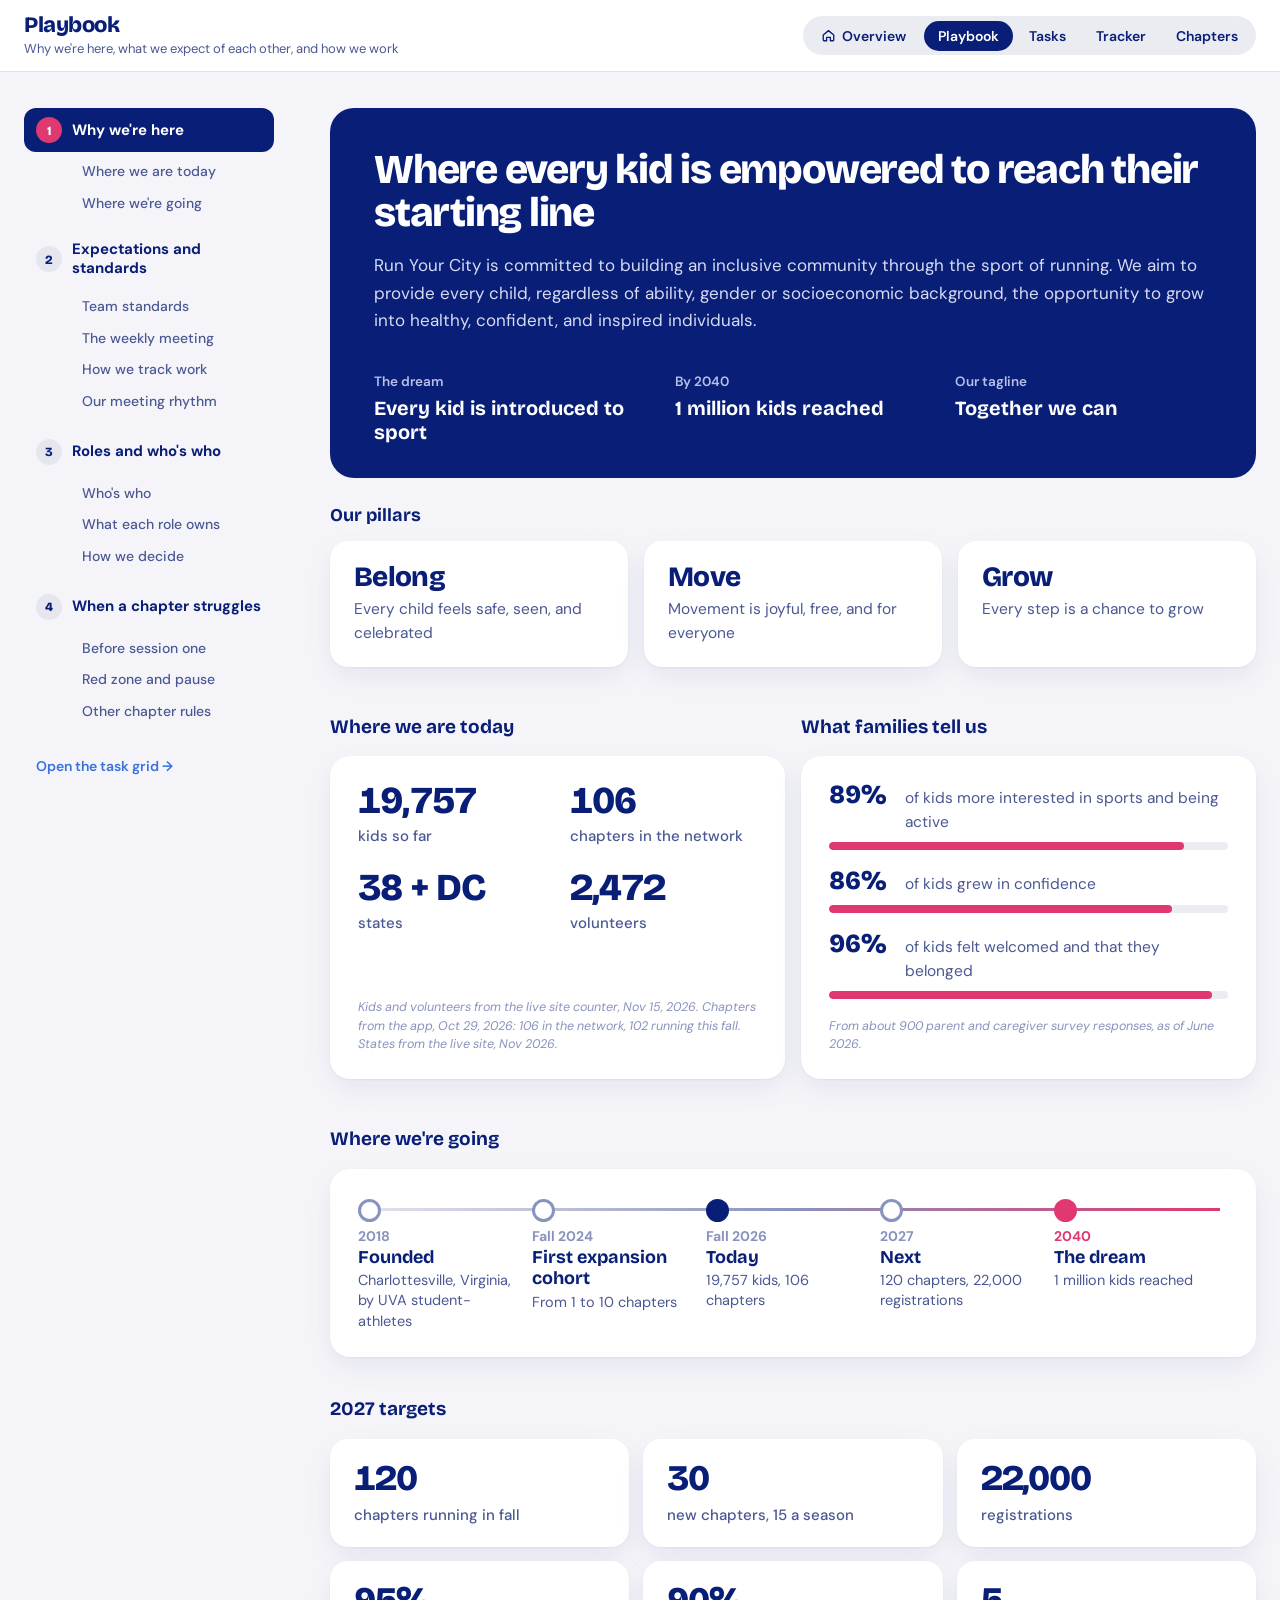
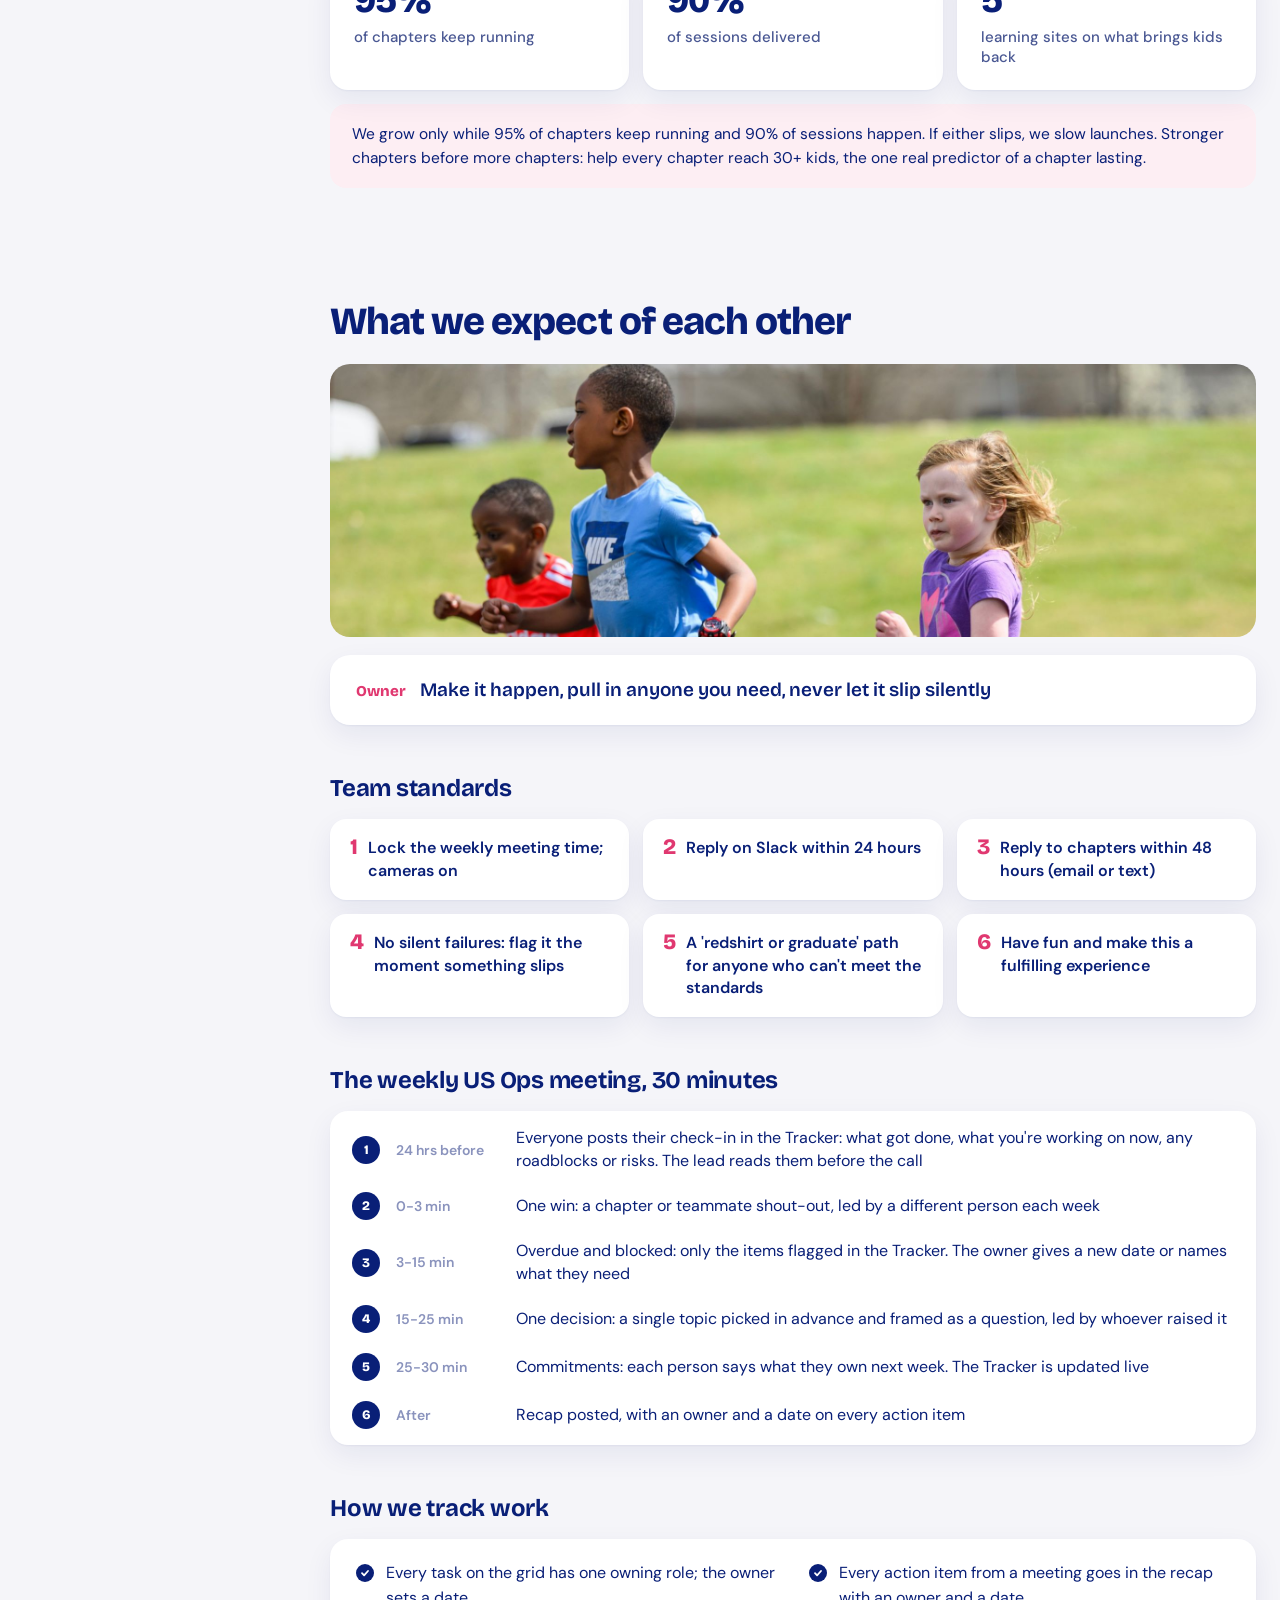
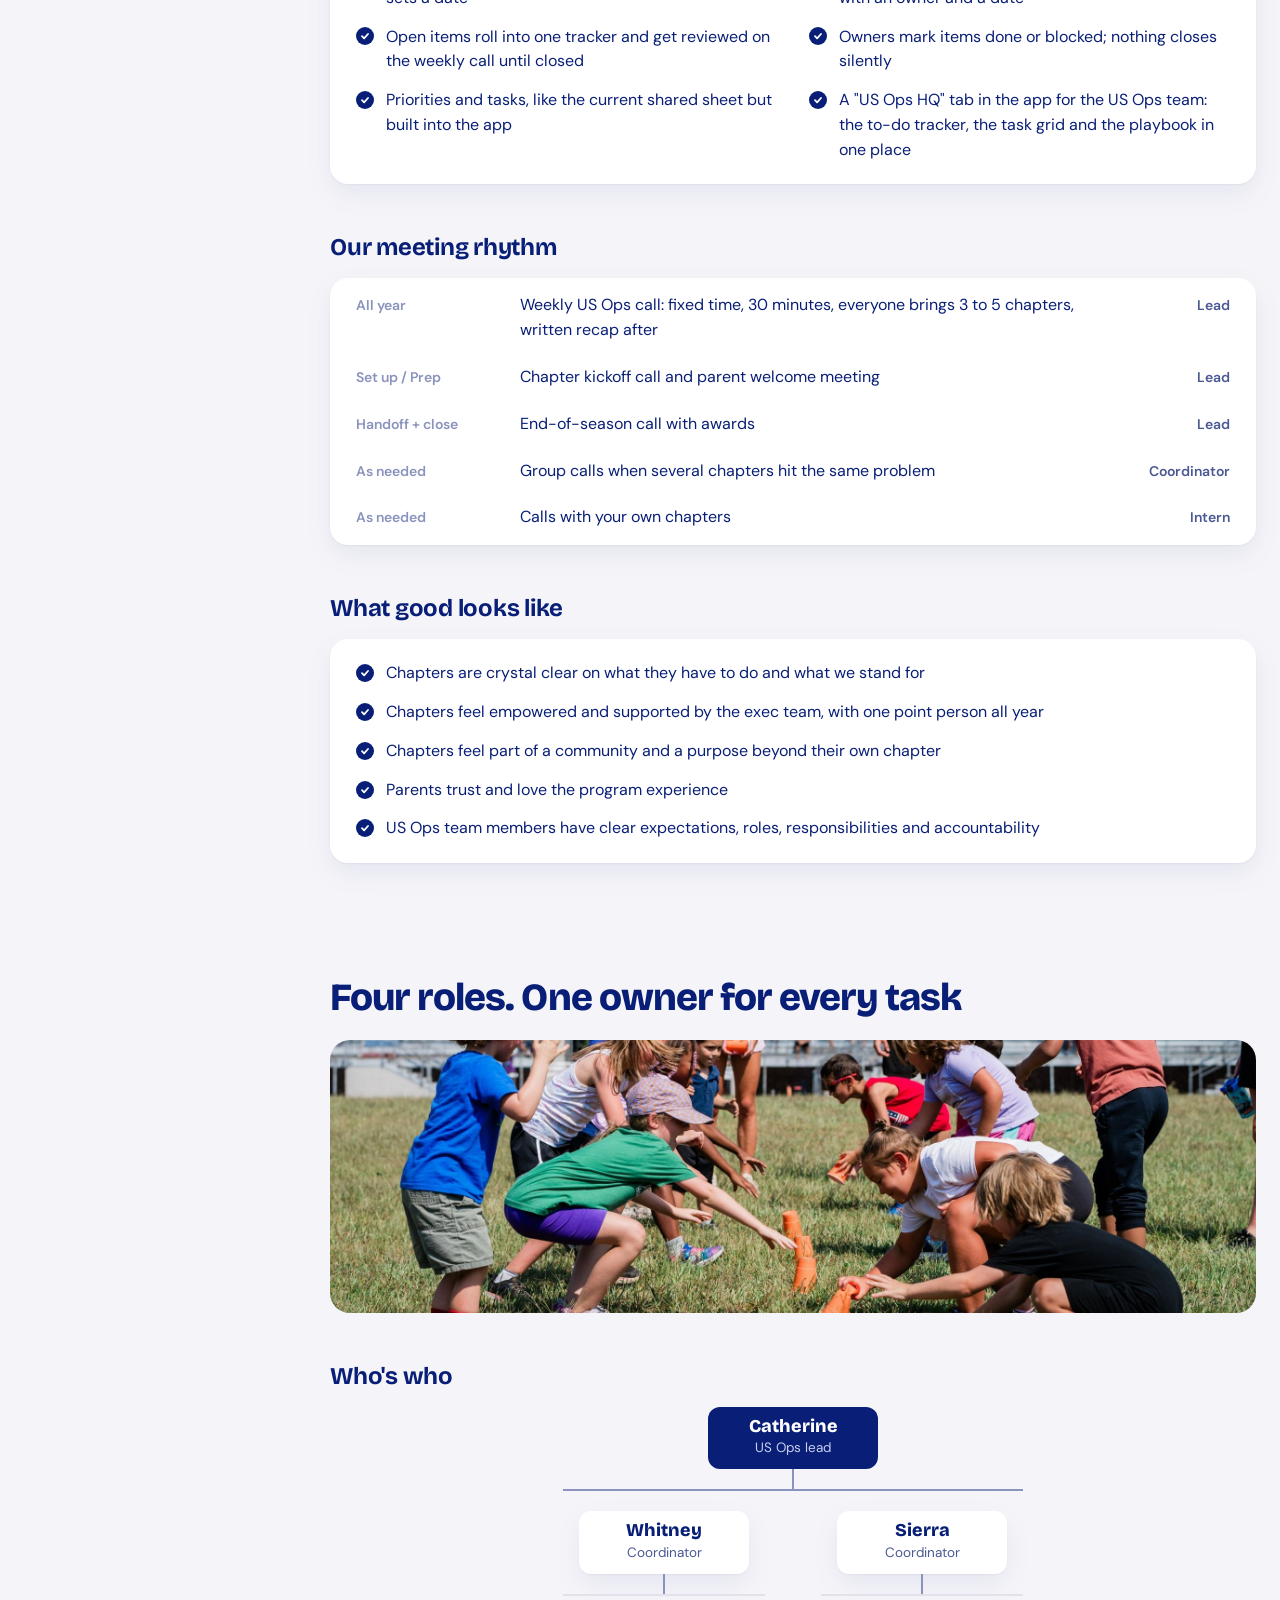
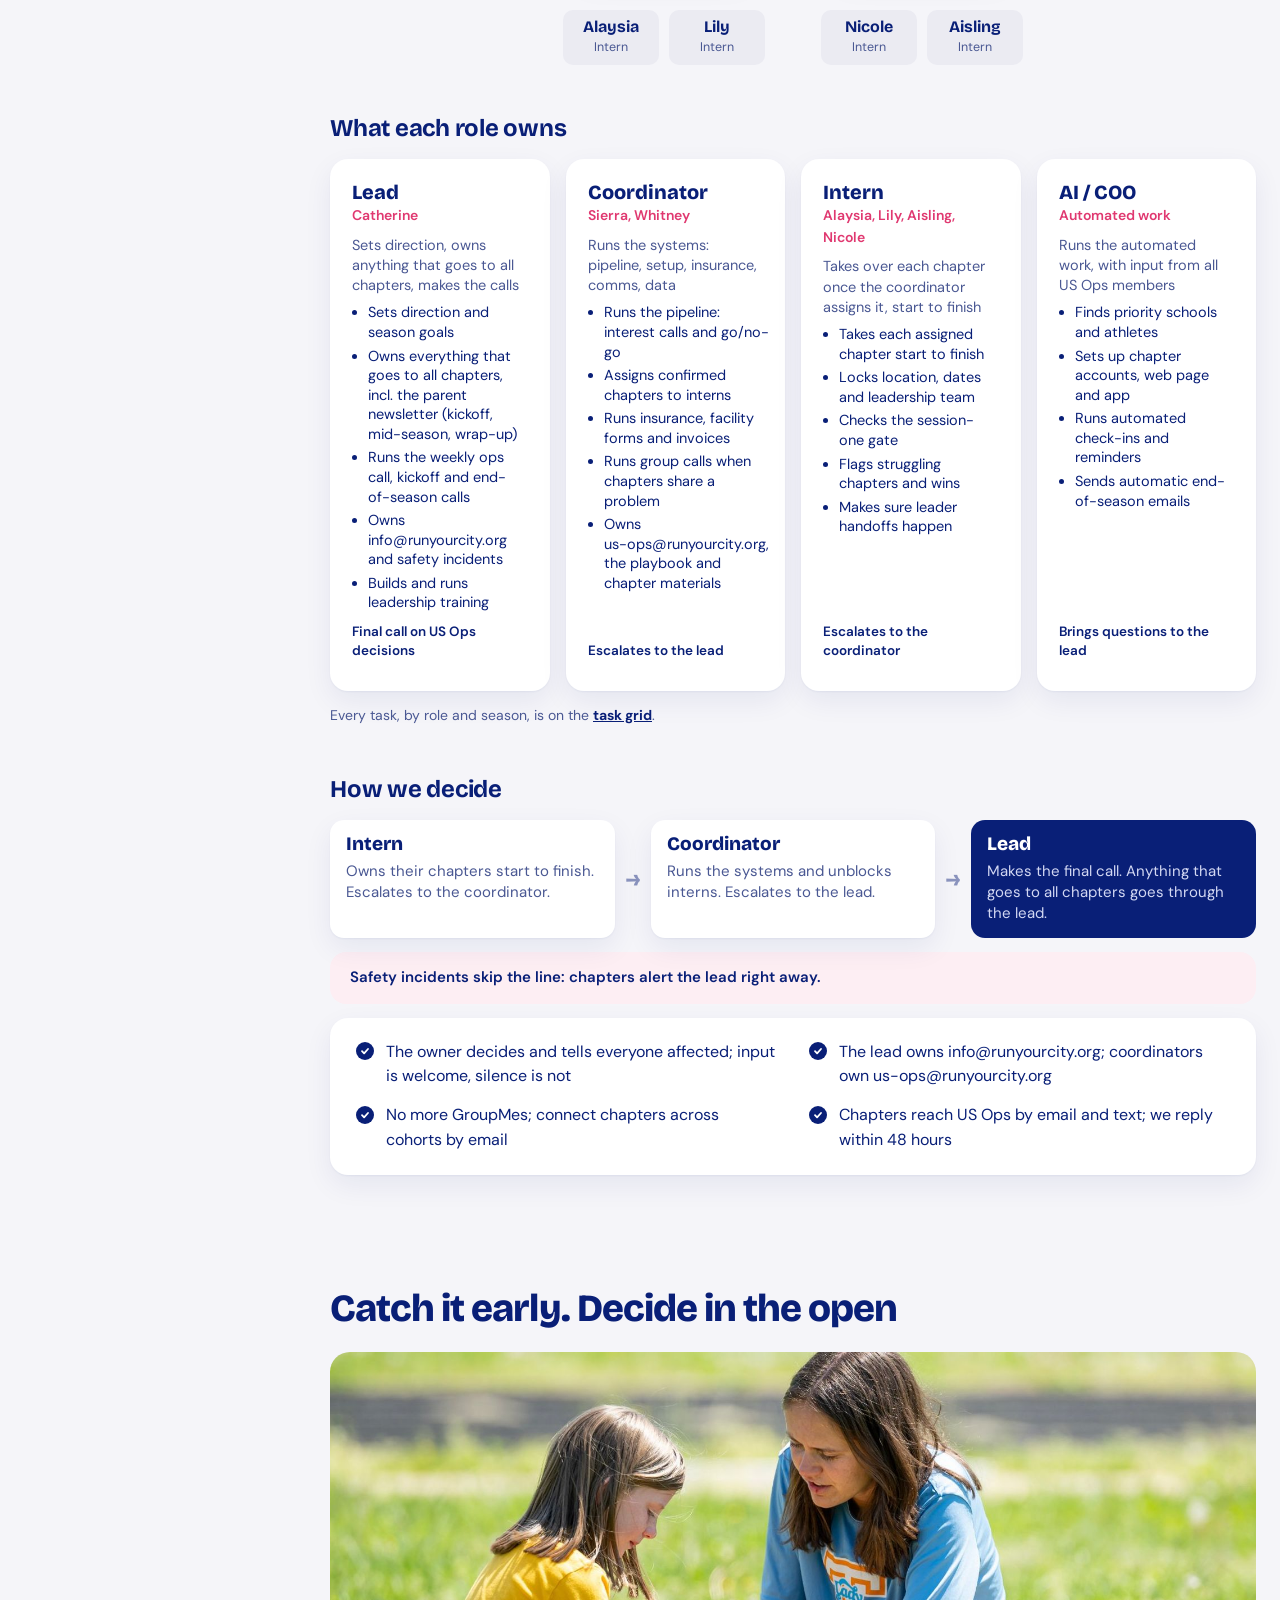
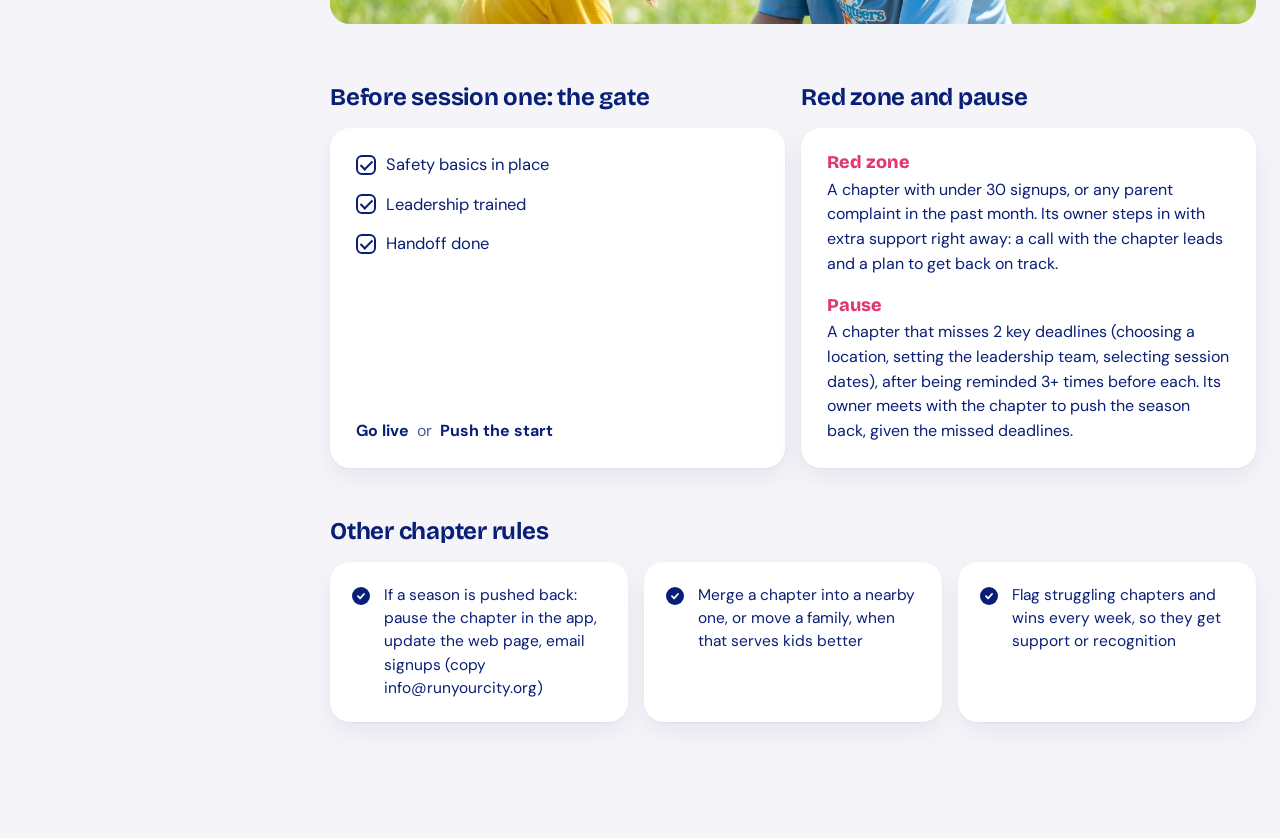
<file: playbook-a.html>
<!doctype html><html lang="en"><head><meta charset="utf-8"><meta name="viewport" content="width=device-width,initial-scale=1,viewport-fit=cover">
<title>Playbook</title><link rel="preconnect" href="https://fonts.googleapis.com"><link href="https://fonts.googleapis.com/css2?family=Bricolage+Grotesque:opsz,wght@12..96,500..800&family=DM+Sans:opsz,wght@9..40,400;9..40,500;9..40,600;9..40,700&display=swap" rel="stylesheet"><style>
/* Layout: white sticky header + calm paper surfaces; navy carries structure, pink is the one accent, blue supports */
:root{
 --ink:#091f77;--ink2:#4a5893;--ink3:#8a93bd;
 --paper:#ffffff;--mist:#f5f5f9;--line:#e3e2ec;
 --pink:#e03870;--pinkwash:#fdeef3;--blue:#3870e0;--bluewash:#eef3fd;
 --fd:'Bricolage Grotesque',ui-sans-serif,system-ui,sans-serif;--fb:'DM Sans',ui-sans-serif,system-ui,sans-serif;
 color-scheme:light}
*{box-sizing:border-box}html,body{margin:0}[hidden]{display:none!important}
body{background:var(--mist);color:var(--ink);font:16px/1.55 var(--fb);-webkit-font-smoothing:antialiased}
a{color:inherit}
:focus-visible{outline:3px solid var(--blue);outline-offset:2px;border-radius:6px}
header.top{position:sticky;top:env(safe-area-inset-top,0px);z-index:20;background:var(--paper);border-bottom:1px solid var(--line);
 display:flex;align-items:center;gap:16px;flex-wrap:wrap;padding-block:12px;padding-left:max(24px,env(safe-area-inset-left,0px));padding-right:max(24px,env(safe-area-inset-right,0px))}
header.top h1{font:800 22px/1.1 var(--fd);letter-spacing:-.02em;margin:0;color:var(--ink)}
header.top .sub{font-size:13px;color:var(--ink2);margin-top:2px}
nav.sw{margin-left:auto;display:flex;gap:4px;background:#ebebf2;border-radius:999px;padding:4px;flex-wrap:wrap}
nav.sw a{color:var(--ink);text-decoration:none;padding:7px 14px;border-radius:999px;font-weight:600;font-size:14px;white-space:nowrap}
nav.sw a:hover{background:#dedeea}
nav.sw a.on{background:var(--ink);color:#fff}
nav.sw a.tasks{border-right:1px solid #d3d3e0;border-radius:999px 0 0 999px;margin-right:2px}
.tag{display:inline-block;vertical-align:2px;margin-left:6px;font:700 11px/1 var(--fb);letter-spacing:.04em;text-transform:uppercase;padding:4px 7px;border-radius:999px;white-space:nowrap}
.tag-tbd{color:var(--pink);background:var(--pinkwash)}
.tag-fill{color:var(--blue);background:var(--bluewash)}
.tag-draft{color:var(--ink2);background:#ececf3}
.tag-new{color:var(--ink);background:#e6fbe9}
.tag-stake{color:#fff;background:var(--pink)}
.tag-pdraft{color:var(--blue);background:var(--bluewash);border:1px solid #c5d4f6}
.agenda{background:var(--paper);border:1px dashed #b9c8ee;border-radius:16px;padding:16px 18px;margin-top:22px}
.tag-proposal{color:var(--blue);background:var(--bluewash);border:1px solid #c5d4f6}
.src{display:block;font-size:12.5px;color:var(--ink3);margin-top:2px}
.cap{font-size:13px;color:var(--ink3);margin:.6em 0 0}
.list{list-style:none;margin:0;padding:0;display:grid;gap:12px}
.list li{position:relative;padding-left:22px}
.list li::before{content:"";position:absolute;left:2px;top:.62em;width:8px;height:8px;border-radius:50%;background:var(--ink)}
.list li.open::before{background:transparent;border:2px solid var(--pink);width:9px;height:9px;left:1px}
.eyebrow{font:700 13px/1 var(--fb);letter-spacing:.12em;text-transform:uppercase;color:var(--pink)}
h2.big{font:800 clamp(34px,4.2vw,58px)/1.02 var(--fd);letter-spacing:-.03em;margin:.35em 0 .3em;text-wrap:balance}
.lede{font-size:19px;line-height:1.5;color:var(--ink2);max-width:34em;margin:0}
.h3{font:700 19px/1.25 var(--fd);margin:0 0 12px;letter-spacing:-.01em}
.stats{display:grid;grid-template-columns:repeat(2,minmax(0,1fr));gap:14px}
.stat{background:var(--paper);border:1px solid var(--line);border-radius:16px;padding:18px 20px}
.stat b{display:block;font:800 40px/1 var(--fd);letter-spacing:-.03em;font-variant-numeric:tabular-nums}
.stat span{display:block;margin-top:8px;font-weight:600;line-height:1.35}
.stat small{display:block;margin-top:6px;font-size:12px;color:var(--ink3)}
.outs{display:grid;gap:12px}
.out{display:grid;grid-template-columns:72px 1fr;gap:14px;align-items:baseline}
.out b{font:800 30px/1 var(--fd);color:var(--pink);font-variant-numeric:tabular-nums}
.values{display:grid;gap:14px}
.val{display:grid;grid-template-columns:96px 1fr;gap:16px;align-items:baseline;padding-bottom:14px;border-bottom:1px solid var(--line)}
.val:last-child{border-bottom:0;padding-bottom:0}
.val b{font:800 28px/1 var(--fd);letter-spacing:-.02em}
.val span{font-size:17px;color:var(--ink2)}
.placeholder{border:2px dashed #c9cde3;border-radius:16px;padding:16px 18px;display:grid;gap:4px;color:var(--ink2)}
.placeholder b{color:var(--ink)}
.journey{list-style:none;margin:0;padding:0;display:grid;grid-template-columns:repeat(5,minmax(0,1fr));gap:0;position:relative}
.journey::before{content:"";position:absolute;left:8px;right:8px;top:9px;height:3px;background:linear-gradient(90deg,var(--line),var(--ink3) 50%,var(--pink))}
.journey li{position:relative;padding:30px 14px 0 0}
.journey li::before{content:"";position:absolute;left:0;top:2px;width:17px;height:17px;border-radius:50%;background:var(--paper);border:3px solid var(--ink3)}
.journey li.now::before{background:var(--ink);border-color:var(--ink)}
.journey li.goal::before{background:var(--pink);border-color:var(--pink)}
.journey .yr{display:block;font:700 13px/1 var(--fb);letter-spacing:.08em;text-transform:uppercase;color:var(--ink3)}
.journey li.goal .yr{color:var(--pink)}
.journey b{display:block;font:700 18px/1.2 var(--fd);margin:6px 0 4px}
.journey .d{display:block;font-size:14.5px;line-height:1.4;color:var(--ink2)}
.role{display:flex;flex-direction:column;gap:10px;background:var(--paper);border:1px solid var(--line);border-radius:18px;padding:20px;text-decoration:none;color:var(--ink)}
.role .rh b{font:800 22px/1.1 var(--fd);letter-spacing:-.02em}
.role p{margin:0;color:var(--ink2);font-size:15px;line-height:1.45}
.role ul{margin:0;padding-left:18px;display:grid;gap:6px;font-size:15px}
.role .esc{margin-top:auto;font-size:13.5px;font-weight:600;color:var(--blue)}
.role-A{background:#f2f2f7}
.owner{display:flex;gap:14px;align-items:flex-start;background:var(--paper);border:1px solid var(--line);border-left:0;border-radius:16px;padding:16px 18px;font-size:16.5px}
.owner b{font:800 15px/1.4 var(--fd);color:var(--pink);white-space:nowrap}
.ladder{display:flex;align-items:stretch;gap:10px;flex-wrap:wrap}
.ladder .rung{flex:1 1 150px;background:var(--paper);border:1px solid var(--line);border-radius:14px;padding:14px 16px}
.ladder .rung b{display:block;font:800 19px/1.1 var(--fd)}
.ladder .rung span{display:block;font-size:14px;color:var(--ink2);margin-top:4px}
.ladder .rung.top{background:var(--ink);border-color:var(--ink);color:#fff}
.ladder .rung.top span{color:#c9cfee}
.ladder i{align-self:center;font-style:normal;font:800 22px var(--fd);color:var(--ink3)}
.gate{background:var(--paper);border:1px solid var(--line);border-radius:18px;padding:18px 20px;display:grid;gap:10px}
.gate .gh{font:700 17px/1.2 var(--fd)}
.chk{display:flex;gap:10px;align-items:center;font-size:16px}
.chk i{width:20px;height:20px;border-radius:6px;border:2px solid var(--ink);display:inline-block;flex:none;position:relative}
.chk i::after{content:"";position:absolute;left:5px;top:1px;width:5px;height:10px;border:solid var(--ink);border-width:0 2.5px 2.5px 0;transform:rotate(45deg)}
.gr{display:flex;gap:10px;align-items:center;margin-top:4px;font-size:14px;color:var(--ink2)}
.gr .go,.gr .push{font-weight:700;padding:6px 12px;border-radius:999px}
.gr .go{background:var(--ink);color:#fff}.gr .push{background:#ececf3;color:var(--ink)}
.stake{background:var(--paper);border:2px solid var(--pink);border-radius:18px;padding:18px 20px;display:grid;gap:8px}
.stake .sk{display:flex;align-items:center;gap:8px;font:700 17px/1.2 var(--fd)}.stake .sk .tag{margin-left:0;order:2}
.stake .sr{display:grid;grid-template-columns:88px minmax(0,1fr);gap:12px;font-size:16px;line-height:1.5;padding:8px 0;border-top:1px solid var(--line)}.stake .sr b{font:800 16px/1.5 var(--fd);color:var(--pink)}.stake small{font-size:13.5px;color:var(--ink2)}
.rhythm{list-style:none;margin:0;padding:0;display:grid;gap:0}
.rhythm li{display:grid;grid-template-columns:130px minmax(0,1fr) auto;gap:14px;align-items:baseline;padding:11px 0;border-bottom:1px solid var(--line)}
.rhythm li:last-child{border-bottom:0}
.rhythm .when{font:700 12.5px/1.2 var(--fb);letter-spacing:.06em;text-transform:uppercase;color:var(--ink3)}
.rhythm .who{font-size:13px;font-weight:700;color:var(--blue);white-space:nowrap}
@media (max-width:760px){.journey{grid-template-columns:1fr;gap:18px}.journey::before{left:7px;right:auto;top:8px;bottom:8px;width:3px;height:auto;background:linear-gradient(180deg,var(--line),var(--pink))}.journey li{padding:0 0 0 30px}
 .rhythm li{grid-template-columns:1fr}.stats{grid-template-columns:1fr 1fr}header.top{gap:10px}header.top .sub{display:none}nav.sw{margin-left:0;flex-wrap:nowrap;width:100%;justify-content:space-between}nav.sw a{padding:7px 11px}nav.sw .vn{display:none}
 .nav .hint{display:none}}
@media (prefers-reduced-motion:reduce){*{transition:none!important;animation:none!important}}

.wrap{max-width:1400px;margin:0 auto;display:grid;grid-template-columns:250px minmax(0,1fr);gap:44px;padding-block:22px 80px;padding-left:max(24px,env(safe-area-inset-left,0px));padding-right:max(24px,env(safe-area-inset-right,0px))}
.side{position:sticky;top:calc(env(safe-area-inset-top,0px) + var(--hh,71px) + 24px);align-self:start;max-height:calc(100vh - var(--hh,71px) - 48px);overflow-y:auto}
.sidein{display:flex;flex-direction:column;gap:2px}
.side a{text-decoration:none;color:var(--ink2);border-radius:12px}
.side a.top1{display:flex;gap:10px;align-items:center;padding:9px 12px;font-weight:700;font-size:15px;line-height:1.25;color:var(--ink)}
.side a.top1 .n{flex:none;width:26px;height:26px;border-radius:50%;display:grid;place-items:center;background:#e6e6ef;font:800 12.5px var(--fd)}
.side a.top1.on{background:var(--ink);color:#fff}.side a.top1.on .n{background:var(--pink);color:#fff}
.subs{display:flex;flex-direction:column;margin:2px 0 10px 48px;border-left:2px solid var(--line)}
.subs a{padding:5px 12px;font-size:14px;font-weight:500;border-radius:0 8px 8px 0;margin-left:-2px;border-left:2px solid transparent}
.subs a:hover{color:var(--ink);background:#ebebf2}.subs a.on{color:var(--ink);font-weight:700;border-left-color:var(--pink)}
.side a.grid{margin-top:8px;color:var(--blue);font-size:14px;font-weight:600;padding:8px 12px}
main.final{min-width:0}
.sec{padding-block:0 36px}
.sec+.sec{border-top:2px solid var(--line);padding-top:34px}
.sec,.sub{scroll-margin-top:calc(var(--hh,71px) + 20px)}
.sub{margin-top:28px}
.sub>.h3{font-size:22px;margin-bottom:12px}
.h4{font:700 17px/1.25 var(--fd);margin:0 0 12px}
.hero{background:var(--ink);color:#fff;border-radius:22px;padding:28px 34px 24px}
.hero .eyebrow{color:var(--pink)}
.mega{font:800 clamp(28px,3vw,44px)/1.05 var(--fd);letter-spacing:-.03em;margin:.3em 0 .35em;text-wrap:balance}
.mis{font-size:16.5px;line-height:1.55;color:#d3d8f3;max-width:52em;margin:0 0 18px}
.vchips{display:flex;gap:6px;margin-top:8px;flex-wrap:wrap}.vchips span{font:700 16px/1 var(--fd);padding:7px 12px;border-radius:999px;background:rgba(255,255,255,.14)}
.dream{display:grid;grid-template-columns:repeat(3,minmax(0,1fr));border-top:1px solid rgba(255,255,255,.22)}
.dream>div{padding:14px 22px 0 0}.dream>div+div{padding-left:22px;border-left:1px solid rgba(255,255,255,.22)}
.dream span{display:block;font:700 12.5px/1 var(--fb);letter-spacing:.12em;text-transform:uppercase;color:#b8c0ea}
.dream b{display:block;font:700 20px/1.2 var(--fd);margin-top:8px}
.vals3{display:grid;grid-template-columns:repeat(3,minmax(0,1fr));gap:28px;margin-top:26px}
.vals3 .v{padding:4px 0}
.vals3 b{display:block;font:800 34px/1 var(--fd);letter-spacing:-.025em;color:var(--ink)}
.vals3 span{display:block;margin-top:8px;font-size:16px;color:var(--ink2)}
.sh{margin-bottom:10px}
.h2{font:800 clamp(28px,3vw,42px)/1.08 var(--fd);letter-spacing:-.025em;margin:.35em 0 0;max-width:26ch;text-wrap:balance}
.two{display:grid;grid-template-columns:minmax(0,1fr) minmax(0,1fr);gap:44px;align-items:start}
.stats.big{grid-template-columns:repeat(4,minmax(0,1fr))}
.stats.big .stat{border:0;padding:0 0 0 18px;border-left:3px solid var(--line);border-radius:0;background:none}
.stats.big .stat:first-child{border-left-color:var(--pink)}
.stats.big .stat b{font-size:42px}
.targets{display:grid;grid-template-columns:repeat(3,minmax(0,1fr));gap:14px}
.targets .tg{background:var(--paper);border:1px solid var(--line);border-radius:18px;padding:18px 20px}
.targets .tg:first-child{background:var(--ink);border-color:var(--ink);color:#fff}
.targets b{display:block;font:800 42px/1 var(--fd);letter-spacing:-.03em;font-variant-numeric:tabular-nums}
.targets span{display:block;margin-top:10px;font-weight:600;line-height:1.35}
.targets .tg:first-child span{color:#d3d8f3}
.cap{max-width:62em;margin-top:14px}
main.final .journey{grid-template-columns:repeat(5,minmax(0,1fr))}
@media (max-width:760px){main.final .journey{grid-template-columns:1fr}}
.note{margin:14px 0 0;font-size:15px;color:var(--ink2);max-width:62em}
.owner{margin-top:18px}
.std{display:grid;grid-template-columns:repeat(auto-fit,minmax(240px,1fr));gap:12px}
.std .s{display:flex;gap:14px;align-items:flex-start;background:var(--paper);border:1px solid var(--line);border-radius:16px;padding:16px 18px;font-size:16.5px;font-weight:600;line-height:1.4}
.std i{font:800 14px/1 var(--fd);font-style:normal;color:#fff;background:var(--ink);width:28px;height:28px;border-radius:50%;display:grid;place-items:center;flex:none}
.org{background:var(--paper);border:1px solid var(--line);border-radius:22px;padding:28px;display:flex;flex-direction:column;align-items:center;min-width:0}
.lvl{width:100%;display:flex;flex-direction:column;align-items:center;gap:10px}
.lvlname{font:700 12px/1 var(--fb);letter-spacing:.12em;text-transform:uppercase;color:var(--ink3)}
.csrow{display:grid;grid-template-columns:minmax(0,1fr) minmax(0,440px) minmax(0,1fr);gap:20px;width:100%;align-items:end;margin-top:10px}.csrow .ceo{grid-column:2;display:flex;justify-content:center}.csrow .others{grid-column:3;display:flex;flex-wrap:wrap;gap:8px}.csrow .others .cs{min-width:0;flex:1 1 90px;padding:10px 12px}.csrow .ceo .cs{min-width:0}
.cs{min-width:120px;text-align:center;background:var(--mist);border-radius:14px;padding:12px 16px}
.cs b{display:block;font:800 18px/1.1 var(--fd)}.cs span{display:block;font-size:13.5px;color:var(--ink2);margin-top:3px}
.cs.us{background:var(--ink);color:#fff}.cs.us span{color:#c9cfee}
.stem{width:3px;height:24px;background:var(--line);margin:6px 0}.stem.short{height:18px;margin:4px auto}
.node{background:var(--paper);border:1.5px solid var(--line);border-radius:16px;padding:14px 18px;display:grid;gap:8px;max-width:440px;width:100%}
.node b{font:800 19px/1.1 var(--fd)}.node>span{font-size:14px;color:var(--ink2);line-height:1.4}
.node.lead{background:var(--ink);border-color:var(--ink);color:#fff}.node.lead>span{color:#c9cfee}
.node.ai{background:#f2f2f7;border-style:dashed}
.leadrow{margin-top:0;display:grid;grid-template-columns:minmax(0,1fr) minmax(0,440px) minmax(0,1fr);gap:20px;width:100%;align-items:center}.leadrow .lead{grid-column:2}.leadrow .ai{grid-column:3;max-width:300px}
.orgnote{margin:18px 0 0;font-size:14px;color:var(--ink2);text-align:center}
.branch{display:grid;grid-template-columns:minmax(0,1fr) minmax(0,1fr);gap:24px;width:100%;max-width:900px;padding-top:20px;border-top:3px solid var(--line)}
.branch .col{display:flex;flex-direction:column;align-items:center}
.chips{display:flex;flex-wrap:wrap;gap:6px}
.chip{font-size:13.5px;font-weight:600;padding:4px 10px;border-radius:999px;background:var(--bluewash);color:var(--ink)}
.chip.inv{background:rgba(255,255,255,.16);color:#fff}
.roles4{display:grid;grid-template-columns:repeat(2,minmax(0,1fr));gap:14px}
.role .rh{display:grid;gap:8px}
.stake{background:var(--paper);border:2px solid var(--pink);border-radius:18px;padding:8px 20px}
.stake .sr{display:grid;grid-template-columns:100px minmax(0,1fr);gap:14px;font-size:16.5px;line-height:1.5;padding:12px 0}
.stake .sr+.sr{border-top:1px solid var(--line)}
.stake .sr b{font:800 17px/1.5 var(--fd);color:var(--pink)}
.gate{max-width:560px}
.sub .gate .gh{display:none}
.stake .sr:first-child{border-top:0}
.hero{padding:22px 30px 18px}
.mega{font-size:clamp(26px,2.5vw,38px);margin:0 0 .3em}
.mis{font-size:15px;line-height:1.5;margin:0 0 14px}
.dream>div{padding-top:10px}.dream b{font-size:18px;margin-top:5px}.dream span{font-size:11.5px}
.vals3{gap:24px;margin-top:16px}.vals3 b{font-size:26px}.vals3 span{font-size:15px;margin-top:4px}
.sub.tight{margin-top:20px}
.row2{display:grid;grid-template-columns:minmax(0,1.25fr) minmax(0,1fr);gap:36px;align-items:start}
.stats.big .stat b{font-size:32px}.stats.big .stat{padding-left:14px}.stats.big .stat span{margin-top:4px;font-size:14px}
.outs{gap:6px}.out{grid-template-columns:56px 1fr;gap:10px}.out b{font-size:22px}.out span{font-size:14.5px}
main.final .journey li{padding-top:26px}main.final .journey b{font-size:16px;margin:4px 0 2px}main.final .journey .d{font-size:13.5px}
.targets{grid-template-columns:repeat(6,minmax(0,1fr));gap:10px}
.targets .tg{padding:12px 14px;border-radius:14px}.targets b{font-size:30px}.targets span{font-size:13.5px;margin-top:6px}
.note{font-size:14px;margin-top:10px}
.std{grid-template-columns:repeat(5,minmax(0,1fr));gap:10px}.std .s{font-size:14.5px;padding:14px;gap:10px}
.agenda2{list-style:none;margin:0;padding:0;display:grid;gap:8px;max-width:860px}
.agenda2 li{display:grid;grid-template-columns:28px 92px minmax(0,1fr);gap:12px;align-items:center;background:var(--paper);border:1px solid var(--line);border-radius:14px;padding:10px 14px}
.agenda2 .num{width:28px;height:28px;border-radius:50%;background:var(--ink);color:#fff;display:grid;place-items:center;font:800 13px var(--fd)}
.agenda2 .tc{justify-self:start;font:700 12.5px/1 var(--fb);letter-spacing:.04em;text-transform:uppercase;color:var(--blue);background:var(--bluewash);padding:6px 10px;border-radius:999px;white-space:nowrap}
.agenda2 .tx{font-size:15.5px;line-height:1.4}
@media (max-width:1100px){.row2{grid-template-columns:1fr}.targets{grid-template-columns:repeat(3,minmax(0,1fr))}.std{grid-template-columns:repeat(2,minmax(0,1fr))}}
@media (max-width:560px){.targets{grid-template-columns:1fr 1fr}.std{grid-template-columns:1fr}.agenda2 li{grid-template-columns:28px minmax(0,1fr)}.agenda2 .tx{grid-column:2}}
.cs.lead2{background:var(--ink);color:#fff;min-width:200px}.cs.lead2 span{color:#c9cfee}
.branch{display:grid;grid-template-columns:repeat(2,minmax(0,320px));justify-content:center;gap:24px;width:100%;padding-top:18px;border-top:3px solid var(--line);max-width:700px}
.team{background:var(--mist);border-radius:14px;padding:12px 14px;display:grid;gap:8px;text-align:center}
.team .tl b{display:block;font:800 18px/1.1 var(--fd)}.team .tl span{font-size:13.5px;color:var(--ink2)}
.team .ti{display:flex;flex-wrap:wrap;gap:6px;justify-content:center;align-items:center}.team .ti small{width:100%;font-size:12.5px;color:var(--ink3)}
.csrow .others .cs:first-child{flex-basis:100%}
.std{grid-template-columns:repeat(3,minmax(0,1fr))}
.csline{display:flex;flex-wrap:wrap;gap:6px 22px;align-items:baseline;margin:0 0 22px;font-size:15.5px;color:var(--ink2)}
.csline .lab{font:700 12px/1 var(--fb);letter-spacing:.12em;text-transform:uppercase;color:var(--ink3)}.csline b{color:var(--ink);font-family:var(--fd)}
.otree{display:flex;flex-direction:column;align-items:center}
.o-node{display:grid;gap:2px;text-align:center;padding:10px 18px;border:1.5px solid var(--line);border-radius:12px;background:var(--paper);min-width:170px}
.o-node b{font:800 18px/1.1 var(--fd)}.o-node span{font-size:13.5px;color:var(--ink2)}.o-node em{font-style:normal;font-size:14.5px;font-weight:600;margin-top:6px;color:var(--ink)}
.o-node.top{background:var(--ink);border-color:var(--ink);color:#fff}.o-node.top span{color:#c9cfee}
.o-v{width:2px;height:20px;background:var(--ink3)}
.o-row{display:flex;gap:40px;justify-content:center;padding-top:20px;border-top:2px solid var(--ink3);position:relative}
.o-key{font-size:13px;color:var(--ink3);margin:12px 0 0}
.rcs{display:grid;grid-template-columns:repeat(4,minmax(0,1fr));gap:28px}
.rc{border-top:3px solid var(--ink);padding-top:12px}
.rc h4{margin:0;display:grid;gap:2px}.rc h4 b{font:800 20px/1.1 var(--fd)}.rc h4 span{font-size:14px;font-weight:600;color:var(--blue)}
.rc p{margin:8px 0;font-size:14.5px;color:var(--ink2);line-height:1.4}
.rc ul{margin:0;padding-left:16px;display:grid;gap:4px;font-size:14.5px;line-height:1.35}
.rc .rc-esc{font-size:13.5px;font-weight:600;color:var(--ink);margin-top:10px}
@media (max-width:1100px){.rcs{grid-template-columns:repeat(2,minmax(0,1fr))}}
@media (max-width:560px){.rcs{grid-template-columns:1fr}.o-row{gap:12px}.o-node{min-width:0}}
.o-row{display:flex;gap:56px;justify-content:center;padding-top:20px;border-top:2px solid var(--ink3)}
.o-col{display:flex;flex-direction:column;align-items:center}
.o-ints{display:flex;gap:10px;padding-top:14px;border-top:2px solid var(--line)}
.o-int{display:grid;gap:2px;text-align:center;padding:8px 14px;border-radius:10px;background:var(--bluewash);min-width:96px}
.o-int b{font:700 16px/1.1 var(--fd)}.o-int span{font-size:12.5px;color:var(--ink2)}
.dflow{display:grid;grid-template-columns:minmax(0,1fr) 36px minmax(0,1fr) 36px minmax(0,1fr);align-items:stretch}
.df-step{background:var(--paper);border:1.5px solid var(--line);border-radius:14px;padding:14px 16px;display:grid;gap:6px;align-content:start}
.df-step b{font:800 19px/1.1 var(--fd)}.df-step span{font-size:15px;line-height:1.4;color:var(--ink2)}
.df-step.last{background:var(--ink);border-color:var(--ink);color:#fff}.df-step.last span{color:#d3d8f3}
.df-arrow{display:grid;place-items:center;font:800 22px var(--fd);color:var(--ink3)}
@media (max-width:760px){.dflow{grid-template-columns:1fr}.df-arrow{transform:rotate(90deg);height:30px}.o-row{gap:16px}.o-int{min-width:0;padding:6px 10px}}
@media (max-width:1100px){.two{grid-template-columns:1fr;gap:28px}.targets{grid-template-columns:repeat(2,minmax(0,1fr))}.stats.big{grid-template-columns:repeat(2,minmax(0,1fr));row-gap:22px}}
@media (max-width:900px){
 .wrap{grid-template-columns:minmax(0,1fr);gap:0;padding-top:0;overflow-x:clip}.side{min-width:0}
 .side{top:calc(env(safe-area-inset-top,0px) + var(--hh,71px));z-index:15;max-height:none;overflow:visible;margin-left:calc(-1*max(24px,env(safe-area-inset-left,0px)));margin-right:calc(-1*max(24px,env(safe-area-inset-right,0px)));background:rgba(245,245,249,.96);backdrop-filter:blur(6px);border-bottom:1px solid var(--line)}
 .sidein{flex-direction:row;overflow-x:auto;scrollbar-width:none;padding:8px max(16px,env(safe-area-inset-left,0px));gap:4px}
 .subs,.side a.grid{display:none}.side a.top1{white-space:nowrap;padding:7px 12px 7px 7px;font-size:14px}
 .sec,.sub{scroll-margin-top:calc(var(--hh,71px) + 64px)}.sec:first-child{padding-top:20px}
 .hero{padding:22px 18px;border-radius:18px}.dream,.vals3{grid-template-columns:1fr}.dream>div+div{padding-left:0;border-left:0}
 .roles4,.branch{grid-template-columns:1fr}.cs.lead2{min-width:0}.leadrow{grid-template-columns:1fr}.leadrow .lead,.leadrow .ai{grid-column:auto;max-width:none}.org{padding:18px}.cs{min-width:0;flex:1 1 120px}}
@media (max-width:560px){.targets{grid-template-columns:1fr 1fr}.targets b{font-size:32px}.stats.big .stat b{font-size:32px}.stake .sr{grid-template-columns:1fr;gap:2px}}
</style><link rel="icon" href="data:,"><link rel="stylesheet" href="hq.css"><script src="hq.js" defer></script><link rel="stylesheet" href="pb.css"></head><body>
<header class="top"><div><h1>Playbook</h1><div class="sub">Why we're here, what we expect of each other, and how we work</div></div><nav class="hqnav" aria-label="US Ops HQ pages"><a class="home" href="./"><svg viewBox="0 0 20 20" fill="none" stroke="currentColor" stroke-width="1.8" stroke-linejoin="round" aria-hidden="true"><path d="M3 9.2 10 3.5l7 5.7V16a1 1 0 0 1-1 1h-3.5v-4.5h-5V17H4a1 1 0 0 1-1-1z"/></svg><span>Overview</span></a><a class="on" href="playbook-a.html" aria-current="page">Playbook</a><a href="tasks.html">Tasks</a><a href="tracker.html">Tracker</a><a href="chapters.html">Chapters</a></nav></header>
<div class="wrap"><nav class="side" aria-label="Playbook sections"><div class="sidein"><a class="top1" href="#why"><span class="n">1</span><span class="t">Why we&#x27;re here</span></a><div class="subs"><a href="#today">Where we are today</a><a href="#going">Where we&#x27;re going</a></div><a class="top1" href="#expect"><span class="n">2</span><span class="t">Expectations and standards</span></a><div class="subs"><a href="#standards">Team standards</a><a href="#meeting">The weekly meeting</a><a href="#tracking">How we track work</a><a href="#rhythm">Our meeting rhythm</a></div><a class="top1" href="#roles"><span class="n">3</span><span class="t">Roles and who&#x27;s who</span></a><div class="subs"><a href="#org">Who&#x27;s who</a><a href="#cards">What each role owns</a><a href="#decide">How we decide</a></div><a class="top1" href="#struggle"><span class="n">4</span><span class="t">When a chapter struggles</span></a><div class="subs"><a href="#gate">Before session one</a><a href="#redzone">Red zone and pause</a><a href="#other">Other chapter rules</a></div><a class="grid" href="tasks.html">Open the task grid &rarr;</a></div></nav><main class="final"><section id="why" class="sec"><div class="hero">
<h2 class="mega">Where every kid is empowered to reach their starting line</h2>
<p class="mis">Run Your City is committed to building an inclusive community through the sport of running. We aim to provide every child, regardless of ability, gender or socioeconomic background, the opportunity to grow into healthy, confident, and inspired individuals.</p>
<div class="dream"><div><span>The dream</span><b>Every kid is introduced to sport</b></div><div><span>By 2040</span><b>1 million kids reached</b></div><div><span>Our tagline</span><b>Together we can</b></div></div></div>
<h4 class="h4 pl-h">Our pillars</h4><div class="vals3"><div class="v"><b>Belong</b><span>Every child feels safe, seen, and celebrated</span></div><div class="v"><b>Move</b><span>Movement is joyful, free, and for everyone</span></div><div class="v"><b>Grow</b><span>Every step is a chance to grow</span></div></div><div class="sub tight" id="today"><div class="row2"><div class="col"><h4 class="h4">Where we are today</h4><div class="panel"><div class="stats big"><div class="stat"><b>19,757</b><span>kids so far</span></div><div class="stat"><b>106</b><span>chapters in the network</span></div><div class="stat"><b>38 + DC</b><span>states</span></div><div class="stat"><b>2,472</b><span>volunteers</span></div></div><p class="src-note">Kids and volunteers from the live site counter, Nov 15, 2026. Chapters from the app, Oct 29, 2026: 106 in the network, 102 running this fall. States from the live site, Nov 2026.</p></div></div><div class="col"><h4 class="h4">What families tell us</h4><div class="panel"><div class="outs"><div class="out" style="--p:89%"><b>89%</b><span>of kids more interested in sports and being active</span><i class="bar" aria-hidden="true"></i></div><div class="out" style="--p:86%"><b>86%</b><span>of kids grew in confidence</span><i class="bar" aria-hidden="true"></i></div><div class="out" style="--p:96%"><b>96%</b><span>of kids felt welcomed and that they belonged</span><i class="bar" aria-hidden="true"></i></div></div><p class="src-note">From about 900 parent and caregiver survey responses, as of June 2026.</p></div></div></div></div><div class="sub tight" id="going"><h4 class="h4">Where we're going</h4><ol class="journey"><li class=""><span class="yr">2018</span><b>Founded</b><span class="d">Charlottesville, Virginia, by UVA student-athletes</span></li><li class=""><span class="yr">Fall 2024</span><b>First expansion cohort</b><span class="d">From 1 to 10 chapters</span></li><li class="now"><span class="yr">Fall 2026</span><b>Today</b><span class="d">19,757 kids, 106 chapters</span></li><li class=""><span class="yr">2027</span><b>Next</b><span class="d">120 chapters, 22,000 registrations</span></li><li class=" goal"><span class="yr">2040</span><b>The dream</b><span class="d">1 million kids reached</span></li></ol><h4 class="h4" style="margin-top:22px">2027 targets</h4><div class="targets"><div class="tg"><b>120</b><span>chapters running in fall</span></div><div class="tg"><b>30</b><span>new chapters, 15 a season</span></div><div class="tg"><b>22,000</b><span>registrations</span></div><div class="tg"><b>95%</b><span>of chapters keep running</span></div><div class="tg"><b>90%</b><span>of sessions delivered</span></div><div class="tg"><b>5</b><span>learning sites on what brings kids back</span></div></div><p class="note">We grow only while 95% of chapters keep running and 90% of sessions happen. If either slips, we slow launches. Stronger chapters before more chapters: help every chapter reach 30+ kids, the one real predictor of a chapter lasting.</p></div></section><section id="expect" class="sec"><div class="sh"><h2 class="h2">What we expect of each other</h2></div><div class="owner"><b>Owner</b><span>Make it happen, pull in anyone you need, never let it slip silently</span></div><div class="sub" id="standards"><h3 class="h3">Team standards</h3><div class="std"><div class="s"><i aria-hidden="true">1</i><span>Lock the weekly meeting time; cameras on</span></div><div class="s"><i aria-hidden="true">2</i><span>Reply on Slack within 24 hours</span></div><div class="s"><i aria-hidden="true">3</i><span>Reply to chapters within 48 hours (email or text)</span></div><div class="s"><i aria-hidden="true">4</i><span>No silent failures: flag it the moment something slips</span></div><div class="s"><i aria-hidden="true">5</i><span>A &#x27;redshirt or graduate&#x27; path for anyone who can&#x27;t meet the standards</span></div><div class="s"><i aria-hidden="true">6</i><span>Have fun and make this a fulfilling experience</span></div></div></div><div class="sub" id="meeting"><h3 class="h3">The weekly US Ops meeting, 30 minutes</h3><ol class="agenda2"><li><span class="num">1</span><span class="tc">24 hrs before</span><span class="tx">Everyone posts their check-in in the Tracker: what got done, what you&#x27;re working on now, any roadblocks or risks. The lead reads them before the call</span></li><li><span class="num">2</span><span class="tc">0-3 min</span><span class="tx">One win: a chapter or teammate shout-out, led by a different person each week</span></li><li><span class="num">3</span><span class="tc">3-15 min</span><span class="tx">Overdue and blocked: only the items flagged in the Tracker. The owner gives a new date or names what they need</span></li><li><span class="num">4</span><span class="tc">15-25 min</span><span class="tx">One decision: a single topic picked in advance and framed as a question, led by whoever raised it</span></li><li><span class="num">5</span><span class="tc">25-30 min</span><span class="tx">Commitments: each person says what they own next week. The Tracker is updated live</span></li><li><span class="num">6</span><span class="tc">After</span><span class="tx">Recap posted, with an owner and a date on every action item</span></li></ol></div><div class="sub" id="tracking"><h3 class="h3">How we track work</h3><ul class="list"><li><span>Every task on the grid has one owning role; the owner sets a date</span></li><li><span>Every action item from a meeting goes in the recap with an owner and a date</span></li><li><span>Open items roll into one tracker and get reviewed on the weekly call until closed</span></li><li><span>Owners mark items done or blocked; nothing closes silently</span></li><li><span>Priorities and tasks, like the current shared sheet but built into the app</span></li><li><span>A &quot;US Ops HQ&quot; tab in the app for the US Ops team: the to-do tracker, the task grid and the playbook in one place</span></li></ul></div><div class="sub" id="rhythm"><h3 class="h3">Our meeting rhythm</h3><ul class="rhythm"><li><span class="when">All year</span><span class="what">Weekly US Ops call: fixed time, 30 minutes, everyone brings 3 to 5 chapters, written recap after</span><span class="who">Lead</span></li><li><span class="when">Set up / Prep</span><span class="what">Chapter kickoff call and parent welcome meeting</span><span class="who">Lead</span></li><li><span class="when">Handoff + close</span><span class="what">End-of-season call with awards</span><span class="who">Lead</span></li><li><span class="when">As needed</span><span class="what">Group calls when several chapters hit the same problem</span><span class="who">Coordinator</span></li><li><span class="when">As needed</span><span class="what">Calls with your own chapters</span><span class="who">Intern</span></li></ul></div><div class="sub" id="good"><h3 class="h3">What good looks like</h3><ul class="list"><li><span>Chapters are crystal clear on what they have to do and what we stand for</span></li><li><span>Chapters feel empowered and supported by the exec team, with one point person all year</span></li><li><span>Chapters feel part of a community and a purpose beyond their own chapter</span></li><li><span>Parents trust and love the program experience</span></li><li><span>US Ops team members have clear expectations, roles, responsibilities and accountability</span></li></ul></div></section><section id="roles" class="sec"><div class="sh"><h2 class="h2">Four roles. One owner for every task</h2></div><div class="sub" id="org"><h3 class="h3">Who&#x27;s who</h3><div class="otree">
<div class="o-node top"><b>Catherine</b><span>US Ops lead</span></div><div class="o-v" aria-hidden="true"></div>
<div class="o-row"><div class="o-col"><div class="o-node"><b>Whitney</b><span>Coordinator</span></div><div class="o-v" aria-hidden="true"></div><div class="o-ints"><div class="o-int"><b>Alaysia</b><span>Intern</span></div><div class="o-int"><b>Lily</b><span>Intern</span></div></div></div><div class="o-col"><div class="o-node"><b>Sierra</b><span>Coordinator</span></div><div class="o-v" aria-hidden="true"></div><div class="o-ints"><div class="o-int"><b>Nicole</b><span>Intern</span></div><div class="o-int"><b>Aisling</b><span>Intern</span></div></div></div></div></div></div><div class="sub" id="cards"><h3 class="h3">What each role owns</h3><div class="rcs"><div class="rc"><h4><b>Lead</b><span>Catherine</span></h4><p>Sets direction, owns anything that goes to all chapters, makes the calls</p><ul><li>Sets direction and season goals</li><li>Owns everything that goes to all chapters, incl. the parent newsletter (kickoff, mid-season, wrap-up)</li><li>Runs the weekly ops call, kickoff and end-of-season calls</li><li>Owns info@runyourcity.org and safety incidents</li><li>Builds and runs leadership training</li></ul><p class="rc-esc">Final call on US Ops decisions</p></div><div class="rc"><h4><b>Coordinator</b><span>Sierra, Whitney</span></h4><p>Runs the systems: pipeline, setup, insurance, comms, data</p><ul><li>Runs the pipeline: interest calls and go/no-go</li><li>Assigns confirmed chapters to interns</li><li>Runs insurance, facility forms and invoices</li><li>Runs group calls when chapters share a problem</li><li>Owns <span style="white-space:nowrap">us-ops@runyourcity.org</span>, the playbook and chapter materials</li></ul><p class="rc-esc">Escalates to the lead</p></div><div class="rc"><h4><b>Intern</b><span>Alaysia, Lily, Aisling, Nicole</span></h4><p>Takes over each chapter once the coordinator assigns it, start to finish</p><ul><li>Takes each assigned chapter start to finish</li><li>Locks location, dates and leadership team</li><li>Checks the session-one gate</li><li>Flags struggling chapters and wins</li><li>Makes sure leader handoffs happen</li></ul><p class="rc-esc">Escalates to the coordinator</p></div><div class="rc"><h4><b>AI / COO</b><span>Automated work</span></h4><p>Runs the automated work, with input from all US Ops members</p><ul><li>Finds priority schools and athletes</li><li>Sets up chapter accounts, web page and app</li><li>Runs automated check-ins and reminders</li><li>Sends automatic end-of-season emails</li></ul><p class="rc-esc">Brings questions to the lead</p></div></div><p class="cap">Every task, by role and season, is on the <a href="tasks.html">task grid</a>.</p></div><div class="sub" id="decide"><h3 class="h3">How we decide</h3><div class="dflow"><div class="df-step"><b>Intern</b><span>Owns their chapters start to finish. Escalates to the coordinator.</span></div><div class="df-arrow" aria-hidden="true">&rarr;</div><div class="df-step"><b>Coordinator</b><span>Runs the systems and unblocks interns. Escalates to the lead.</span></div><div class="df-arrow" aria-hidden="true">&rarr;</div><div class="df-step last"><b>Lead</b><span>Makes the final call. Anything that goes to all chapters goes through the lead.</span></div></div><p class="note">Safety incidents skip the line: chapters alert the lead right away.</p><div style="margin-top:20px"><ul class="list"><li><span>The owner decides and tells everyone affected; input is welcome, silence is not</span></li><li><span>The lead owns info@runyourcity.org; coordinators own <span style="white-space:nowrap">us-ops@runyourcity.org</span></span></li><li><span>No more GroupMes; connect chapters across cohorts by email</span></li><li><span>Chapters reach US Ops by email and text; we reply within 48 hours</span></li></ul></div></div></section><section id="struggle" class="sec"><div class="sh"><h2 class="h2">Catch it early. Decide in the open</h2></div><div class="sub" id="gate"><h3 class="h3">Before session one: the gate</h3><div class="gate"><div class="gh">Before session one: the gate</div><div class="chk"><i aria-hidden="true"></i>Safety basics in place</div><div class="chk"><i aria-hidden="true"></i>Leadership trained</div><div class="chk"><i aria-hidden="true"></i>Handoff done</div><div class="gr"><span class="go">Go live</span><span>or</span><span class="push">Push the start</span></div></div></div><div class="sub" id="redzone"><h3 class="h3">Red zone and pause</h3><div class="stake"><div class="sr"><b>Red zone</b><span>A chapter with under 30 signups, or any parent complaint in the past month. Its owner steps in with extra support right away: a call with the chapter leads and a plan to get back on track.</span></div><div class="sr"><b>Pause</b><span>A chapter that misses 2 key deadlines (choosing a location, setting the leadership team, selecting session dates), after being reminded 3+ times before each. Its owner meets with the chapter to push the season back, given the missed deadlines.</span></div></div></div><div class="sub" id="other"><h3 class="h3">Other chapter rules</h3><ul class="list"><li><span>If a season is pushed back: pause the chapter in the app, update the web page, email signups (copy info@runyourcity.org)</span></li><li><span>Merge a chapter into a nearby one, or move a family, when that serves kids better</span></li><li><span>Flag struggling chapters and wins every week, so they get support or recognition</span></li></ul></div></section></main></div>
<script>(()=>{const h=document.querySelector('header.top'),f=()=>document.documentElement.style.setProperty('--hh',h.offsetHeight+'px');f();addEventListener('resize',f)})();
const tops=[...document.querySelectorAll('.side a.top1')],subs=[...document.querySelectorAll('.subs a')],all=[...tops,...subs];
function mark(id){
 const el=document.getElementById(id);if(!el)return;const sec=el.closest('.sec');
 tops.forEach(a=>a.classList.toggle('on',a.getAttribute('href')==='#'+sec.id));
 subs.forEach(a=>a.classList.toggle('on',a.getAttribute('href')==='#'+id));
 const a=tops.find(a=>a.classList.contains('on'));if(a&&a.parentElement.scrollWidth>a.parentElement.clientWidth)a.parentElement.scrollTo({left:a.offsetLeft-16,behavior:'smooth'})}
const io=new IntersectionObserver(es=>{es.forEach(en=>{if(en.isIntersecting)mark(en.target.id)})},{rootMargin:'-25% 0px -65% 0px'});
document.querySelectorAll('.sec,.sub').forEach(s=>io.observe(s));
all.forEach(a=>a.addEventListener('click',ev=>{ev.preventDefault();const id=a.getAttribute('href').slice(1);document.getElementById(id).scrollIntoView({behavior:matchMedia('(prefers-reduced-motion: reduce)').matches?'auto':'smooth'});history.replaceState(null,'','#'+id);mark(id)}));
mark(location.hash.slice(1)||'why');if(location.hash)document.getElementById(location.hash.slice(1))?.scrollIntoView();
</script></body></html>
</file>
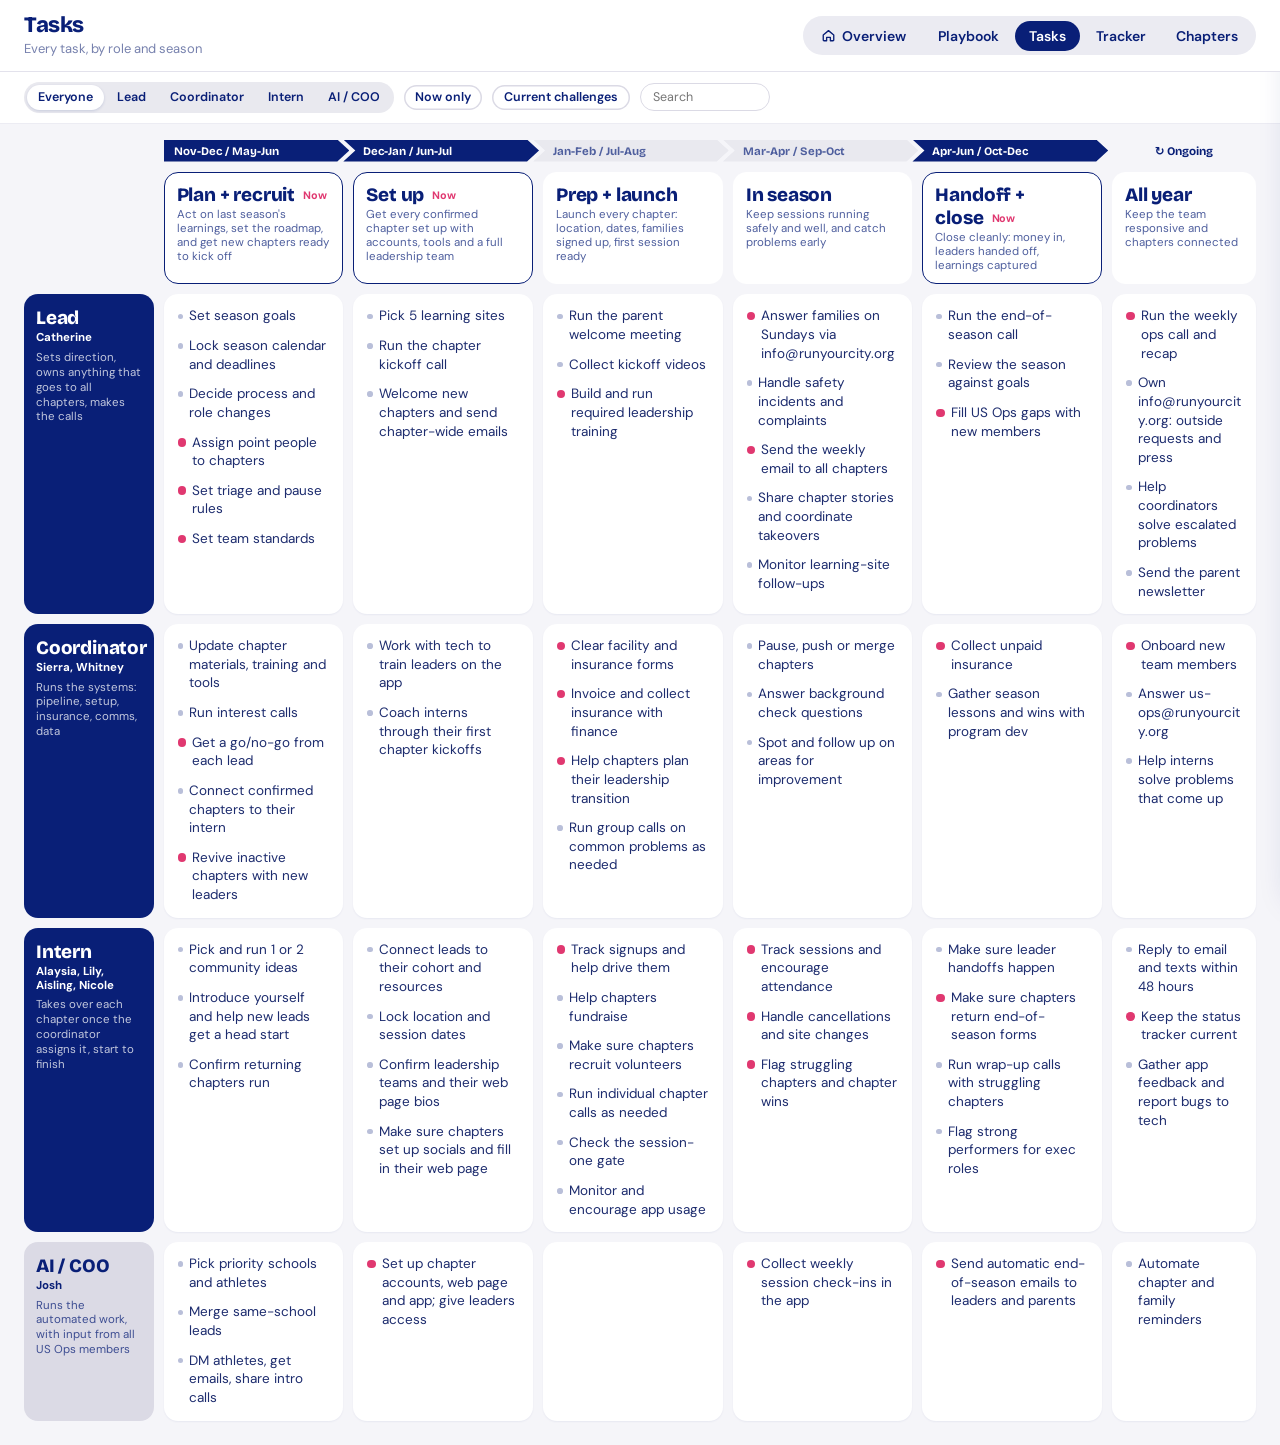
<file: tasks.html>
<!doctype html><html lang="en"><head><meta charset="utf-8">
<meta name="viewport" content="width=device-width,initial-scale=1"><title>Tasks</title>
<link href="https://fonts.googleapis.com/css2?family=Bricolage+Grotesque:opsz,wght@12..96,400..800&family=DM+Sans:opsz,wght@9..40,400;9..40,500;9..40,600;9..40,700&display=swap" rel="stylesheet">
<style>
:root{--pink:#e03870;--pink4:#f9d7e2;--blue:#3870e0;--blue4:#d7e2f9;--navy:#091f77;--navy2:#4f5f9e;--navy3:#969fc5;--gray:#dbdae5;--gray3:#e9e9ef;--gray4:#f0f0f5;--gray5:#f8f8fa;
--fd:'Bricolage Grotesque',system-ui,sans-serif;--fb:'DM Sans',system-ui,sans-serif}
*{box-sizing:border-box}html,body{margin:0}body{background:var(--gray5);color:var(--navy);font:12.5px/1.3 var(--fb)}
header{background:#fff;color:var(--navy);border-bottom:1px solid var(--gray);padding:9px 16px 9px;display:flex;align-items:center;gap:14px;flex-wrap:wrap}
h1{font:800 19px/1.1 var(--fd);letter-spacing:-.02em;margin:0}.sub{opacity:.75;font-size:12px;margin-top:2px}
.tools{margin-left:auto;display:flex;gap:6px;align-items:center;flex-wrap:wrap}
.chip{border:0;padding:4px 2px;cursor:pointer;font-weight:600;font-size:12.5px;background:transparent;color:var(--navy)}.chip b{color:var(--pink);margin-left:3px}
.chip.on{text-decoration:underline;text-decoration-color:var(--pink);text-decoration-thickness:2px;text-underline-offset:4px}.chip .k{display:inline-block;width:8px;height:8px;border-radius:50%;margin-right:5px}
input.q{border:1px solid var(--gray);border-radius:999px;padding:5px 12px;font:inherit;width:130px;color:var(--navy)}
.views{display:flex;gap:4px;background:var(--gray3);border-radius:999px;padding:3px;margin-left:8px}.views a{color:var(--navy);text-decoration:none;padding:5px 12px;border-radius:999px;font-weight:600;font-size:12px}.views a.on{background:var(--navy);color:#fff}
.ver{font:11px ui-monospace,Menlo,monospace;opacity:.6;margin-left:8px}.ver a{color:#fff;text-decoration:none;padding:0 3px}
.grid{display:grid;grid-template-columns:calc(var(--fs,12px)*9.6) repeat(5,minmax(0,1fr)) minmax(0,.8fr);gap:5px;padding:7px 12px 4px}
.tl0{}.tl{display:flex;align-items:stretch}.tl span{flex:1;display:flex;align-items:center;color:var(--navy);font:700 calc(var(--fs,12px)*.85) var(--fd);padding:4px 6px 4px 20px;margin-right:-6px;clip-path:polygon(0 0,calc(100% - 12px) 0,100% 50%,calc(100% - 12px) 100%,0 100%,12px 50%)}.tl span:first-child{padding-left:10px;clip-path:polygon(0 0,calc(100% - 12px) 0,100% 50%,calc(100% - 12px) 100%,0 100%)}.tlo{display:flex;align-items:center;justify-content:center;color:var(--pink);color:var(--navy);font:700 calc(var(--fs,12px)*.86) var(--fd)}
.ph{background:#fff;border-radius:9px;padding:5px 9px;box-shadow:0 1px 3px rgba(9,31,119,.08);position:sticky;top:0;z-index:2}
.ph b{font:800 calc(var(--fs,12px)*1.4) var(--fd);letter-spacing:-.01em;display:block}.ph .goal{display:block;font-size:calc(var(--fs,12px)*.85);line-height:1.25;color:var(--navy2);margin-top:2px}.ph small{display:block;color:var(--navy2);font-size:calc(var(--fs,12px)*.85);font-weight:600}
.tier{background:var(--navy);color:#fff;border-radius:11px;padding:9px 10px}
.tier b{font:800 calc(var(--fs,12px)*1.4) var(--fd);display:block;letter-spacing:-.01em}.tier .who{font-weight:700;margin-top:2px;font-size:calc(var(--fs,12px)*.85);line-height:1.25}.tier .role{opacity:.75;font-size:calc(var(--fs,12px)*.85);margin-top:5px;line-height:1.3}
.tier .n{display:inline-block;margin-top:6px;background:rgba(255,255,255,.14);border-radius:999px;padding:2px 9px;font-size:calc(var(--fs,12px)*.9)}
.cell{background:#fff;border-radius:11px;padding:7px 5px;border:1px solid var(--gray3);display:flex;flex-direction:column;gap:4px}
.cell.all{background:#fff}.tier.ai{background:var(--gray);color:var(--navy)}
.t{display:flex;gap:6px;align-items:flex-start;padding:2px 6px;border-radius:6px;cursor:pointer;line-height:1.32;font-size:var(--fs,12px);color:#1d2c6e}
.t:hover,.t.sel{background:var(--blue4)}.t .dt{flex:none;width:calc(var(--fs,12px)*.42);height:calc(var(--fs,12px)*.42);border-radius:50%;margin-top:calc(var(--fs,12px)*.45);background:var(--navy3)}.t .dt.d{background:none;box-shadow:inset 0 0 0 1.5px var(--blue)}.t .x{flex:1;overflow-wrap:anywhere}.t.idea .x{font-style:italic;color:var(--navy2)}
.t .m{flex:none;display:flex;gap:2px;padding-top:1px}.t .m i{width:var(--fs,12px);height:var(--fs,12px);border-radius:50%;font:700 calc(var(--fs,12px)*.7)/var(--fs,12px) var(--fb);color:#fff;text-align:center;font-style:normal}
.m .r{background:var(--pink)}.m .n{background:var(--navy);border-radius:4px!important}.t .dt.ch{background:var(--pink);width:calc(var(--fs,12px)*.62);height:calc(var(--fs,12px)*.62);margin-top:calc(var(--fs,12px)*.34)}.t .dt.d.ch{box-shadow:inset 0 0 0 2px var(--navy)}.own{font-size:calc(var(--fs,12px)*.85);line-height:1.3;color:var(--navy2);padding:3px 4px;align-self:end}#tip{position:fixed;z-index:20;max-width:380px;background:var(--navy);color:#fff;border-radius:9px;padding:9px 11px;font-size:12.5px;line-height:1.35;pointer-events:none;box-shadow:0 6px 22px rgba(9,31,119,.3);display:none}#tip .tr{color:#f9d7e2;margin-top:5px}#tip .tc{color:#d7e2f9;margin-top:5px}#tip p{margin:0 0 4px}#dr textarea,#dr input.nm{width:100%;border:1px solid var(--gray);border-radius:8px;padding:7px 9px;font:inherit;color:var(--navy);margin-top:5px}#dr textarea{min-height:64px;resize:vertical}#dr .btn{margin-top:6px;border:0;background:var(--pink);color:#fff;border-radius:999px;padding:6px 14px;font-weight:700;cursor:pointer}#dr .note{background:var(--gray4);border-radius:8px;padding:7px 9px;margin-top:6px}#dr .note small{color:var(--navy2);display:block;margin-bottom:2px}#dr .note .del{float:right;border:0;background:none;color:var(--navy3);cursor:pointer}.m .c{background:var(--blue)}.m .dc{background:#a8ffb2;color:var(--navy)!important}
.t.dim{opacity:.13}
.foot{padding:2px 14px 8px;color:var(--navy2);font-size:11.5px;display:flex;gap:16px;flex-wrap:wrap}
.foot i{display:inline-block;width:10px;height:10px;border-radius:50%;vertical-align:-1px;margin-right:4px}
#dr{position:fixed;top:0;right:0;height:100vh;width:380px;background:#fff;box-shadow:-8px 0 30px rgba(9,31,119,.18);padding:20px 22px;overflow:auto;transform:translateX(105%);transition:transform .18s;z-index:10}
#dr.open{transform:none}#dr .close{position:absolute;top:12px;right:14px;border:0;background:var(--gray4);border-radius:999px;width:28px;height:28px;cursor:pointer;color:var(--navy);font-size:15px}
#dr h2{font:700 17px/1.25 var(--fd);margin:6px 30px 4px 0}#dr .k{font-size:10.5px;letter-spacing:.08em;text-transform:uppercase;color:var(--navy2);margin-top:14px;font-weight:700}
#dr .box{padding:8px 10px;border-radius:8px;margin-top:5px}.rb{background:var(--pink4)}.cb{background:var(--blue4)}
#dr ol,#dr ul{padding-left:18px;margin:6px 0}#dr li{margin:4px 0}#dr a{color:var(--blue)}
@media (prefers-reduced-motion:reduce){#dr{transition:none}}
#dr input.nm{width:100%;border:1px solid var(--gray);border-radius:8px;padding:6px 8px;font:inherit;color:var(--navy);margin-top:6px}
.own{font-style:italic}

/* Calmer view: neutral season ribbon, Now marker, fewer dots, role + now controls */
body{background:#f5f5f9}
.tl span{background:#e9e9ef!important;color:var(--navy2)!important}
.tl span.now{background:var(--navy)!important;color:#fff!important}
.ph{box-shadow:none;border:1.5px solid transparent}
.ph.now{border-color:var(--navy)}
.ph.now b::after{content:"Now";margin-left:8px;font:700 calc(var(--fs,12px)*.8)/1 var(--fb);color:var(--pink);vertical-align:middle}
.chip{border:0;padding:6px 12px;border-radius:999px;box-shadow:inset 0 0 0 1.5px var(--gray);font:600 12.5px/1 var(--fb)}.chip .k{display:none}.chip.on{background:var(--navy);color:#fff;text-decoration:none;box-shadow:none}.chip:hover{background:#dedeea}.chip.on:hover{background:var(--navy)}
.cell{border:0;box-shadow:0 1px 2px rgba(9,31,119,.06);gap:3px;padding:8px 5px}
.t .dt{background:#b9bfd9}
.t .dt.ch{background:var(--pink)}
.fade{opacity:.35}
.tbar{background:#fff;border-bottom:1px solid #ececf3;padding:10px 24px}
.tbar .tools{margin-left:0;justify-content:flex-start}
.grid{gap:10px!important;padding:16px 24px 24px!important}
.ph{position:static!important;padding:10px 12px!important;border-radius:14px!important}
.cell{border-radius:14px!important;padding:10px 8px!important;gap:5px!important}
.tier{border-radius:14px!important;padding:12px!important}
.t{padding:3px 6px!important;line-height:1.38!important}
.own{padding:6px 4px!important}
.tools{gap:10px}
.seg{display:flex;gap:2px;background:#e9e9ef;border-radius:999px;padding:3px}
.seg button,.nowt{border:0;background:transparent;font:600 12.5px/1 var(--fb);color:var(--navy);padding:6px 11px;border-radius:999px;cursor:pointer;white-space:nowrap}
.seg button:hover,.nowt:hover{background:#dedeea}
.seg button.on{background:#fff;box-shadow:0 1px 3px rgba(9,31,119,.15)}
.nowt{box-shadow:inset 0 0 0 1.5px var(--gray)}
.nowt.on{background:var(--navy);color:#fff;box-shadow:none}
@media (max-width:760px){.seg{overflow-x:auto;max-width:100%}}
.phonehint{display:none}
@media (max-width:760px){.gscroll{overflow-x:auto;-webkit-overflow-scrolling:touch}.gscroll .grid{min-width:1000px}.phonehint{display:block;margin:8px 16px 0;font-size:13px;color:var(--navy2)}.phonehint a{color:var(--navy);font-weight:700}header .tools{width:100%}}
</style><link rel="icon" href="data:,"><link rel="stylesheet" href="hq.css"><script src="hq.js" defer></script></head><body>
<header><div><h1>Tasks</h1><div class="sub">Every task, by role and season</div></div><nav class="hqnav" aria-label="US Ops HQ pages"><a class="home" href="./"><svg viewBox="0 0 20 20" fill="none" stroke="currentColor" stroke-width="1.8" stroke-linejoin="round" aria-hidden="true"><path d="M3 9.2 10 3.5l7 5.7V16a1 1 0 0 1-1 1h-3.5v-4.5h-5V17H4a1 1 0 0 1-1-1z"/></svg><span>Overview</span></a><a href="playbook-a.html">Playbook</a><a class="on" href="tasks.html" aria-current="page">Tasks</a><a href="tracker.html">Tracker</a><a href="chapters.html">Chapters</a></nav>
</header><div class="tbar"><div class="tools" id="tools"></div></div>
<p class="phonehint">Built for a laptop. On a phone, swipe the grid sideways, or use the <a href="tracker.html">Tracker</a> for this week's work</p><div class="gscroll"><div class="grid" id="grid"></div></div>
<div id="dr" role="dialog" aria-label="Task detail"></div>
<script id="paint-data" type="application/json">{"title": "US Ops: every task, by role and season", "subtitle": "", "phases": [{"key": "plan", "label": "Plan + recruit", "when": "Nov-Dec / May-Jun", "goal": "Act on last season's learnings, set the roadmap, and get new chapters ready to kick off"}, {"key": "setup", "label": "Set up", "when": "Dec-Jan / Jun-Jul", "goal": "Get every confirmed chapter set up with accounts, tools and a full leadership team"}, {"key": "prep", "label": "Prep + launch", "when": "Jan-Feb / Jul-Aug", "goal": "Launch every chapter: location, dates, families signed up, first session ready"}, {"key": "season", "label": "In season", "when": "Mar-Apr / Sep-Oct", "goal": "Keep sessions running safely and well, and catch problems early"}, {"key": "close", "label": "Handoff + close", "when": "Apr-Jun / Oct-Dec", "goal": "Close cleanly: money in, leaders handed off, learnings captured"}, {"key": "all", "label": "All year", "when": "Ongoing", "goal": "Keep the team responsive and chapters connected"}], "tiers": [{"key": "L", "label": "Lead", "who": "Catherine", "role": "Sets direction, owns anything that goes to all chapters, makes the calls"}, {"key": "C", "label": "Coordinator", "who": "Sierra, Whitney", "role": "Runs the systems: pipeline, setup, insurance, comms, data"}, {"key": "I", "label": "Intern", "who": "Alaysia, Lily, Aisling, Nicole", "role": "Takes over each chapter once the coordinator assigns it, start to finish"}, {"key": "A", "label": "AI / COO", "who": "Josh", "role": "Runs the automated work, with input from all US Ops members"}], "steps": [{"id": "g1", "tier": "L", "phase": "plan", "short": "Set season goals", "parts": [{"id": "1", "num": 1, "short": "Set season goals", "full": "Set season goals (e.g., new chapters, % of chapters continuing, impact on kids and volunteers)", "when": "Before each season", "src": "Your outline, Board deck", "risk": null, "conflict": null, "doc": false, "idea": false}], "num": 1, "nums": [1], "full": "Set season goals (e.g., new chapters, % of chapters continuing, impact on kids and volunteers)", "when": "Before each season", "src": "Your outline, Board deck", "risk": null, "conflict": null, "doc": false, "idea": false}, {"id": "g2", "tier": "L", "phase": "plan", "short": "Lock season calendar and deadlines", "parts": [{"id": "2", "num": 2, "short": "Lock season calendar and deadlines", "full": "Set every key deadline for the season and put it on the Run Your City calendar with invites sent: cohort finalized, outreach start, chapter kickoff call, locations and session dates set, parent kickoff, earliest season start. Current proposal: chapters confirmed Dec 15, outreach Jan 1, dates and locations Jan 10 (Jan 17 fallback), chapter kickoff first week of Jan, parent kickoff early Feb, season starts Feb 21 or later.", "when": "Now", "src": "Planning deck", "risk": null, "conflict": null, "doc": false, "idea": false}], "num": 2, "nums": [2], "full": "Set every key deadline for the season and put it on the Run Your City calendar with invites sent: cohort finalized, outreach start, chapter kickoff call, locations and session dates set, parent kickoff, earliest season start. Current proposal: chapters confirmed Dec 15, outreach Jan 1, dates and locations Jan 10 (Jan 17 fallback), chapter kickoff first week of Jan, parent kickoff early Feb, season starts Feb 21 or later.", "when": "Now", "src": "Planning deck", "risk": null, "conflict": null, "doc": false, "idea": false}, {"id": "g3", "tier": "L", "phase": "plan", "short": "Decide process and role changes", "parts": [{"id": "3", "num": 3, "short": "Decide process and role changes", "full": "Decide and roll out process and role changes heading into the season", "when": "Before each season", "src": "Your outline", "risk": null, "conflict": null, "doc": false, "idea": false}], "num": 3, "nums": [3], "full": "Decide and roll out process and role changes heading into the season", "when": "Before each season", "src": "Your outline", "risk": null, "conflict": null, "doc": false, "idea": false}, {"id": "g4", "tier": "L", "phase": "plan", "short": "Assign point people to chapters", "parts": [{"id": "4", "num": 4, "short": "Point person per chapter; split the ~15 new", "full": "Give every chapter a US ops point person and split the ~15 new chapters per season", "when": "Dec", "src": "Nov 22 call", "risk": "Point people do the same job on ~20 chapters each, and the load is uneven", "conflict": null, "doc": false, "idea": false}, {"id": "d5", "num": null, "short": "Split rule: every intern gets returning + new chapters", "full": "Split rule: every intern gets a mix of returning and new chapters, e.g. 25 returning + 5 new each at ~120 chapters, rather than one or two people owning all the new chapters. If the load is too much, add interns.", "when": "Before each season", "src": "Key problems doc (problem 8)", "risk": "15 new a season, no split rule", "conflict": null, "doc": true, "idea": false}], "num": 4, "nums": [4], "full": "Give every chapter a US ops point person and split the ~15 new chapters per season / Split rule: every intern gets a mix of returning and new chapters, e.g. 25 returning + 5 new each at ~120 chapters, rather than one or two people owning all the new chapters. If the load is too much, add interns.", "when": "Dec, Before each season", "src": "Nov 22 call, Key problems doc (problem 8)", "risk": "Point people do the same job on ~20 chapters each, and the load is uneven; 15 new a season, no split rule", "conflict": null, "doc": false, "idea": false}, {"id": "g5", "tier": "L", "phase": "plan", "short": "Set triage and pause rules", "parts": [{"id": "5", "num": 5, "short": "Triage rules: at-risk, check-in cadence", "full": "Set triage rules: what counts as at-risk, how often we check in, how time splits between new and existing chapters. Draft rule: missing 2 key deadlines (location, leadership team, session dates) after 3+ reminders before each pauses the chapter; US Ops can adjust. Red zone (draft): under 30 signups, or any parent complaint in the past month (or week)", "when": "Dec", "src": "Planning deck", "risk": "Struggling chapters surface late", "conflict": null, "doc": false, "idea": false}, {"id": "6", "num": 6, "short": "Pause rules: trigger, who decides, restart", "full": "Set pause rules: what triggers a pause, who decides, who tells families, how a paused chapter restarts, when to make exceptions (like late insurance)", "when": "Dec", "src": "Planning deck", "risk": "No rule, so chapters drift", "conflict": null, "doc": false, "idea": false}], "num": 5, "nums": [5, 6], "full": "Set triage rules: what counts as at-risk, how often we check in, how time splits between new and existing chapters. Draft rule: missing 2 key deadlines (location, leadership team, session dates) after 3+ reminders before each pauses the chapter; US Ops can adjust. Red zone (draft): under 30 signups, or any parent complaint in the past month (or week) / Set pause rules: what triggers a pause, who decides, who tells families, how a paused chapter restarts, when to make exceptions (like late insurance)", "when": "Dec, Dec", "src": "Planning deck, Planning deck", "risk": "Struggling chapters surface late; No rule, so chapters drift", "conflict": null, "doc": false, "idea": false}, {"id": "g6", "tier": "L", "phase": "plan", "short": "Set team standards", "parts": [{"id": "d1", "num": null, "short": "Team standards: weekly call on camera, 24h replies, redshirt path", "full": "Set team standards: weekly meeting locked with cameras on, Slack replies within 24 hours, no silent failures, and a 'redshirt or graduate' path for anyone who can't meet them", "when": "Before each season", "src": "Key problems doc (principle 5)", "risk": "No response-time norm; no path when tasks keep dropping", "conflict": null, "doc": true, "idea": false}], "num": null, "nums": [], "full": "Set team standards: weekly meeting locked with cameras on, Slack replies within 24 hours, no silent failures, and a 'redshirt or graduate' path for anyone who can't meet them", "when": "Before each season", "src": "Key problems doc (principle 5)", "risk": "No response-time norm; no path when tasks keep dropping", "conflict": null, "doc": true, "idea": false}, {"id": "g7", "tier": "L", "phase": "setup", "short": "Pick 5 learning sites", "parts": [{"id": "12", "num": 12, "short": "Pick 5 learning sites (by Jan 31)", "full": "Choose 5 learning sites with program dev to test what brings kids back", "when": "By Jan 31", "src": "Board deck", "risk": null, "conflict": null, "doc": false, "idea": false}], "num": 12, "nums": [12], "full": "Choose 5 learning sites with program dev to test what brings kids back", "when": "By Jan 31", "src": "Board deck", "risk": null, "conflict": null, "doc": false, "idea": false}, {"id": "g8", "tier": "L", "phase": "setup", "short": "Run the chapter kickoff call", "parts": [{"id": "49", "num": 49, "short": "Chapter kickoff call (week 1 of Jan)", "full": "Chapter kickoff call, new and returning chapters together; cover the leadership handoff, the Step Up award and an app demo", "when": "First week of Jan", "src": "Nov 22 call", "risk": null, "conflict": null, "doc": false, "idea": false}], "num": 49, "nums": [49], "full": "Chapter kickoff call, new and returning chapters together; cover the leadership handoff, the Step Up award and an app demo", "when": "First week of Jan", "src": "Nov 22 call", "risk": null, "conflict": null, "doc": false, "idea": false}, {"id": "g9", "tier": "L", "phase": "prep", "short": "Run the parent welcome meeting", "parts": [{"id": "50", "num": 50, "short": "Parent welcome meeting (1 week before kickoff)", "full": "Parent welcome meeting about 1 week before kickoff. Held one week before kickoff", "when": "Feb", "src": "Board deck, Nov 22 call", "risk": null, "conflict": null, "doc": false, "idea": false}], "num": 50, "nums": [50], "full": "Parent welcome meeting about 1 week before kickoff. Held one week before kickoff", "when": "Feb", "src": "Board deck, Nov 22 call", "risk": null, "conflict": null, "doc": false, "idea": false}, {"id": "g10", "tier": "L", "phase": "season", "short": "Answer families on Sundays via info@runyourcity.org", "parts": [{"id": "57", "num": 57, "short": "On call: kickoff day and Sundays", "full": "Be responsive to the info@runyourcity.org inbox on Sundays for confused families", "when": "Sundays", "src": "Playbook", "risk": "To discuss: whether the lead covers Sundays", "conflict": null, "doc": false, "idea": false}], "num": 57, "nums": [57], "full": "Be responsive to the info@runyourcity.org inbox on Sundays for confused families", "when": "Sundays", "src": "Playbook", "risk": "To discuss: whether the lead covers Sundays", "conflict": null, "doc": false, "idea": false}, {"id": "g11", "tier": "L", "phase": "all", "short": "Run the weekly ops call and recap", "parts": [{"id": "58", "num": 58, "short": "Run weekly 30-min ops call; written recap with owners", "full": "Weekly US ops meeting: fixed time, 30 minutes, everyone brings 3 to 5 chapters, written recap after", "when": "Weekly", "src": "Slack", "risk": "Meeting time keeps moving; action items aren't written down", "conflict": null, "doc": false, "idea": false}], "num": 58, "nums": [58], "full": "Weekly US ops meeting: fixed time, 30 minutes, everyone brings 3 to 5 chapters, written recap after", "when": "Weekly", "src": "Slack", "risk": "Meeting time keeps moving; action items aren't written down", "conflict": null, "doc": false, "idea": false}, {"id": "g12", "tier": "L", "phase": "season", "short": "Handle safety incidents and complaints", "parts": [{"id": "66", "num": 66, "short": "Safety incidents: escalate and document", "full": "Safety incidents: escalate right away and document what happened. Chapters alert the lead", "when": "As needed", "src": "Playbook", "risk": null, "conflict": null, "doc": false, "idea": false}, {"id": "69", "num": 69, "short": "Parent complaints and apologies", "full": "Parent complaints: a personal reply, plus an apology email when a season goes badly. Chapters alert the lead", "when": "As needed", "src": "Slack", "risk": null, "conflict": null, "doc": false, "idea": false}], "num": 66, "nums": [66, 69], "full": "Safety incidents: escalate right away and document what happened. Chapters alert the lead / Parent complaints: a personal reply, plus an apology email when a season goes badly. Chapters alert the lead", "when": "As needed, As needed", "src": "Playbook, Slack", "risk": null, "conflict": null, "doc": false, "idea": false}, {"id": "g13", "tier": "L", "phase": "all", "short": "Own info@runyourcity.org: outside requests and press", "parts": [{"id": "71", "num": 71, "short": "Triage outside requests and press", "full": "Sort through outside requests (researchers, partners, press) and share the media guide. The lead owns responses to info@runyourcity.org", "when": "As needed", "src": "Slack", "risk": null, "conflict": null, "doc": false, "idea": false}], "num": 71, "nums": [71], "full": "Sort through outside requests (researchers, partners, press) and share the media guide. The lead owns responses to info@runyourcity.org", "when": "As needed", "src": "Slack", "risk": null, "conflict": null, "doc": false, "idea": false}, {"id": "g14", "tier": "L", "phase": "close", "short": "Run the end-of-season call", "parts": [{"id": "91", "num": 91, "short": "Step Up award and recognition", "full": "Run the all-chapter end-of-season call to wrap up the season and give the Step Up and inclusivity awards. Shout-outs happen in season in the weekly email", "when": "Season end", "src": "Nov 22 call", "risk": null, "conflict": null, "doc": false, "idea": false}], "num": 91, "nums": [91], "full": "Run the all-chapter end-of-season call to wrap up the season and give the Step Up and inclusivity awards. Shout-outs happen in season in the weekly email", "when": "Season end", "src": "Nov 22 call", "risk": null, "conflict": null, "doc": false, "idea": false}, {"id": "g15", "tier": "L", "phase": "close", "short": "Review the season against goals", "parts": [{"id": "94", "num": 94, "short": "Season review against goals", "full": "Season review: results against goals", "when": "Season end", "src": "Your outline", "risk": null, "conflict": null, "doc": false, "idea": false}], "num": 94, "nums": [94], "full": "Season review: results against goals", "when": "Season end", "src": "Your outline", "risk": null, "conflict": null, "doc": false, "idea": false}, {"id": "g16", "tier": "L", "phase": "close", "short": "Fill US Ops gaps with new members", "parts": [{"id": "95", "num": 95, "short": "Find talent gaps on the team", "full": "Identify where talent gaps exist on the US ops and exec team. US Ops only, not the wider exec team", "when": "Season end", "src": "Your outline", "risk": "Key work depends on one or two people", "conflict": null, "doc": false, "idea": false}, {"id": "96", "num": 96, "short": "Recruit and interview new execs", "full": "Recruit and interview new exec members, drawing from standout volunteers on the ground", "when": "Season end", "src": "Your outline", "risk": null, "conflict": null, "doc": false, "idea": false}], "num": 95, "nums": [95, 96], "full": "Identify where talent gaps exist on the US ops and exec team. US Ops only, not the wider exec team / Recruit and interview new exec members, drawing from standout volunteers on the ground", "when": "Season end, Season end", "src": "Your outline, Your outline", "risk": "Key work depends on one or two people", "conflict": null, "doc": false, "idea": false}, {"id": "g17", "tier": "C", "phase": "plan", "short": "Update chapter materials, training and tools", "parts": [{"id": "7", "num": 7, "short": "Update chapter materials: Hub, packets, Playbook, guides", "full": "Update US chapter materials: Chapter Hub, support materials, info packets, tools, playbook dates and contacts, flyer templates, insurance guide, media and interview guide, guide for disagreements within a leadership team, preseason checklist that explains why each item matters. Do this closely with the tech team so the updates land in the right format in the app and tools. Includes keeping the playbook consistent with these roles", "when": "Dec", "src": "Your outline, Playbook, Slack", "risk": null, "conflict": null, "doc": false, "idea": false}, {"id": "8", "num": 8, "short": "Refresh volunteer training guide and video", "full": "Refresh the volunteer training guide and video. Do this closely with the tech team so the updates land in the right format in the app and tools.", "when": "Yearly", "src": "Playbook", "risk": null, "conflict": null, "doc": false, "idea": false}], "num": 7, "nums": [7, 8], "full": "Update US chapter materials: Chapter Hub, support materials, info packets, tools, playbook dates and contacts, flyer templates, insurance guide, media and interview guide, guide for disagreements within a leadership team, preseason checklist that explains why each item matters. Do this closely with the tech team so the updates land in the right format in the app and tools. Includes keeping the playbook consistent with these roles / Refresh the volunteer training guide and video. Do this closely with the tech team so the updates land in the right format in the app and tools.", "when": "Dec, Yearly", "src": "Your outline, Playbook, Slack, Playbook", "risk": null, "conflict": null, "doc": false, "idea": false}, {"id": "g20", "tier": "A", "phase": "plan", "short": "Pick priority schools and athletes", "parts": [{"id": "13", "num": 13, "short": "Pick priority schools", "full": "Identify priority chapters (schools)", "when": "Ongoing", "src": "Your outline", "risk": null, "conflict": null, "doc": false, "idea": false}, {"id": "14", "num": 14, "short": "Find best-fit athletes", "full": "Identify best-fit athletes at priority chapters", "when": "Ongoing", "src": "Your outline", "risk": null, "conflict": null, "doc": false, "idea": false}], "num": 13, "nums": [13, 14], "full": "Identify priority chapters (schools) / Identify best-fit athletes at priority chapters", "when": "Ongoing, Ongoing", "src": "Your outline, Your outline", "risk": null, "conflict": null, "doc": false, "idea": false}, {"id": "g21", "tier": "C", "phase": "plan", "short": "Run interest calls", "parts": [{"id": "17", "num": 17, "short": "Run interest calls (group and 1:1)", "full": "Send the intro-call invites and run the calls: group interest calls (Nov 24, Dec 1, then recurring) and 1:1 calls", "when": "Weekly", "src": "Your outline, Planning deck, Email", "risk": null, "conflict": null, "doc": false, "idea": false}], "num": 17, "nums": [17], "full": "Send the intro-call invites and run the calls: group interest calls (Nov 24, Dec 1, then recurring) and 1:1 calls", "when": "Weekly", "src": "Your outline, Planning deck, Email", "risk": null, "conflict": null, "doc": false, "idea": false}, {"id": "g22", "tier": "A", "phase": "plan", "short": "Merge same-school leads", "parts": [{"id": "20", "num": 20, "short": "Merge same-school leads; pick chapter shape", "full": "Put leads from the same school on one email thread; decide: new chapter, join a nearby one, or a second chapter in the same city", "when": "As leads come in", "src": "Slack", "risk": null, "conflict": null, "doc": false, "idea": false}], "num": 20, "nums": [20], "full": "Put leads from the same school on one email thread; decide: new chapter, join a nearby one, or a second chapter in the same city", "when": "As leads come in", "src": "Slack", "risk": null, "conflict": null, "doc": false, "idea": false}, {"id": "g23", "tier": "C", "phase": "plan", "short": "Get a go/no-go from each lead", "parts": [{"id": "22", "num": 22, "short": "Go/no-go; check in 2 weeks before cohort lock", "full": "Get a go or no-go confirmation; send a check-in 2 weeks before the cohort is finalized", "when": "Early Dec", "src": "Your outline", "risk": "5 to 10 of 30 commits fall through", "conflict": null, "doc": false, "idea": false}, {"id": "18", "num": 18, "short": "Post-call follow-up and commit ask", "full": "After intro calls, follow up with more info and a clear ask for commitment", "when": "After calls", "src": "Your outline, Email", "risk": null, "conflict": null, "doc": false, "idea": false}, {"id": "19", "num": 19, "short": "Nudge leads on progress", "full": "Follow up with potential leads on progress", "when": "Ongoing", "src": "Your outline, Email", "risk": null, "conflict": null, "doc": false, "idea": false}], "num": 22, "nums": [22, 18, 19], "full": "Get a go or no-go confirmation; send a check-in 2 weeks before the cohort is finalized / After intro calls, follow up with more info and a clear ask for commitment / Follow up with potential leads on progress", "when": "Early Dec, After calls, Ongoing", "src": "Your outline, Your outline, Email, Your outline, Email", "risk": "5 to 10 of 30 commits fall through", "conflict": null, "doc": false, "idea": false}, {"id": "g88", "tier": "C", "phase": "plan", "short": "Connect confirmed chapters to their intern", "num": null, "nums": [], "full": "Once a new chapter confirms, connect the leads with their intern point person, who takes it from there", "when": "As each chapter confirms", "src": "Nov 23 working session", "risk": null, "conflict": null, "doc": false, "idea": false, "parts": [{"short": "Connect confirmed chapters to their intern", "full": "Once a new chapter confirms, connect the leads with their intern point person, who takes it from there", "when": "As each chapter confirms", "src": "Nov 23 working session", "risk": null, "conflict": null, "doc": false, "idea": false, "id": "n1", "num": null}]}, {"id": "g25", "tier": "I", "phase": "plan", "short": "Pick and run 1 or 2 community ideas", "parts": [{"id": "97", "num": 97, "short": "Pick 1 or 2 community ideas", "full": "Pick 1 to 2 community ideas for spring: monthly all-chapter call, mission moment, paired chapters, newsletter spotlight, community captains", "when": "Dec", "src": "Planning deck", "risk": null, "conflict": null, "doc": false, "idea": false}, {"id": "d11", "num": null, "short": "Ideas: alumni network, shared miles, meetups", "full": "Ideas to test: alumni network, peer shout-outs and spotlights, shared goals (e.g. miles run together), cross-chapter meetups", "when": "Not decided", "src": "Key problems doc (principle 3, marked new/tbd)", "risk": null, "conflict": null, "doc": true, "idea": true}], "num": 97, "nums": [97], "full": "Pick 1 to 2 community ideas for spring: monthly all-chapter call, mission moment, paired chapters, newsletter spotlight, community captains / Ideas to test: alumni network, peer shout-outs and spotlights, shared goals (e.g. miles run together), cross-chapter meetups", "when": "Dec, Not decided", "src": "Planning deck, Key problems doc (principle 3, marked new/tbd)", "risk": null, "conflict": null, "doc": false, "idea": false}, {"id": "g28", "tier": "L", "phase": "setup", "short": "Welcome new chapters and send chapter-wide emails", "parts": [{"id": "23", "num": 23, "short": "Welcome email after commit", "full": "Send a welcome email with a high-level overview after they commit. The welcome email covers the app: their pages are already made, how to log in and what it's for", "when": "Dec", "src": "Planning deck", "risk": null, "conflict": null, "doc": false, "idea": false}, {"id": "24", "num": 24, "short": "Official welcome call", "full": "Hold the official welcome call. Lead owns chapter-wide emails and community building.", "when": "After commit", "src": "Playbook", "risk": null, "conflict": null, "doc": false, "idea": false}], "num": 23, "nums": [23, 24], "full": "Send a welcome email with a high-level overview after they commit. The welcome email covers the app: their pages are already made, how to log in and what it's for / Hold the official welcome call. Lead owns chapter-wide emails and community building.", "when": "Dec, After commit", "src": "Planning deck, Playbook", "risk": null, "conflict": null, "doc": false, "idea": false}, {"id": "g93", "tier": "L", "phase": "all", "short": "Help coordinators solve escalated problems", "full": "When a coordinator can't solve a problem, it escalates to the lead (interns escalate to coordinators first)", "when": null, "src": "Nov 23 working session", "risk": null, "conflict": null, "doc": false, "idea": false, "num": null, "nums": [], "parts": [{"short": "Help coordinators solve escalated problems", "full": "When a coordinator can't solve a problem, it escalates to the lead (interns escalate to coordinators first)", "when": null, "src": "Nov 23 working session", "risk": null, "conflict": null, "doc": false, "idea": false, "id": "n93", "num": null}]}, {"id": "g54", "tier": "L", "phase": "all", "short": "Send the parent newsletter", "parts": [{"id": "51", "num": 51, "short": "Newsletter: kickoff", "full": "Send a parent newsletter at season kickoff, mid-season and wrap-up. Specific to US Ops families, not the org-wide newsletter; an intern can help draft it", "when": "Jan", "src": "Nov 22 call", "risk": null, "conflict": null, "doc": false, "idea": false}, {"id": "74", "num": 74, "short": "Newsletter: mid-season", "full": "Newsletter: mid-season", "when": "Mid-season", "src": "Nov 22 call", "risk": null, "conflict": null, "doc": false, "idea": false}, {"id": "93", "num": 93, "short": "Newsletter: wrap-up plus signups", "full": "Newsletter: wrap-up plus spring signups", "when": "Season end", "src": "Nov 22 call, Planning deck", "risk": null, "conflict": null, "doc": false, "idea": false}], "num": 51, "nums": [51, 74, 93], "full": "Send a parent newsletter at season kickoff, mid-season and wrap-up. Specific to US Ops families, not the org-wide newsletter; an intern can help draft it / Newsletter: mid-season / Newsletter: wrap-up plus spring signups", "when": "Jan, Mid-season, Season end", "src": "Nov 22 call, Nov 22 call, Nov 22 call, Planning deck", "risk": null, "conflict": null, "doc": false, "idea": false}, {"id": "g29", "tier": "A", "phase": "setup", "short": "Set up chapter accounts, web page and app; give leaders access", "parts": [{"id": "25", "num": 25, "short": "Chapter email, Mercury, GoFundMe", "full": "Create and send the chapter email address and bank account (Mercury account and card), plus a GoFundMe linked to Mercury", "when": "After commit", "src": "Your outline, Playbook", "risk": null, "conflict": null, "doc": false, "idea": false}, {"id": "33", "num": 33, "short": "Give new leaders email, IG, Mercury access", "full": "New leaders get the chapter email, Instagram, Mercury and GoFundMe", "when": "Dec", "src": "Playbook, Turnover plan", "risk": null, "conflict": null, "doc": false, "idea": false}, {"id": "27", "num": 27, "short": "Create the city web page", "full": "Create the chapter's city web page (the chapter fills in bios and details)", "when": "After commit", "src": "Your outline, Slack", "risk": null, "conflict": null, "doc": false, "idea": false}, {"id": "28", "num": 28, "short": "App: admins plus spring season", "full": "Set up the app: add chapter admins and add the spring season so families can register", "when": "Before outreach", "src": "Slack", "risk": "Leaders sign up as volunteers; chapters missing from dropdown", "conflict": null, "doc": false, "idea": false}], "num": 25, "nums": [25, 33, 27], "full": "Create and send the chapter email address and bank account (Mercury account and card), plus a GoFundMe linked to Mercury / New leaders get the chapter email, Instagram, Mercury and GoFundMe / Create the chapter's city web page (the chapter fills in bios and details) / Set up the app: add chapter admins and add the spring season so families can register", "when": "After commit, Dec, After commit, Before outreach", "src": "Your outline, Playbook, Playbook, Turnover plan, Your outline, Slack, Slack", "risk": "Leaders sign up as volunteers; chapters missing from dropdown", "conflict": null, "doc": false, "idea": false}, {"id": "g32", "tier": "C", "phase": "plan", "short": "Revive inactive chapters with new leaders", "parts": [{"id": "36", "num": 36, "short": "Rebuild teams at inactive chapters", "full": "Rebuild leadership teams for inactive chapters using the outreach tool. Build a revival plan and find new leaders, through the previous leadership team or otherwise.", "when": "Dec to Jan", "src": "Turnover plan", "risk": "A priority, but no process yet", "conflict": null, "doc": false, "idea": false}], "num": 36, "nums": [36], "full": "Rebuild leadership teams for inactive chapters using the outreach tool. Build a revival plan and find new leaders, through the previous leadership team or otherwise.", "when": "Dec to Jan", "src": "Turnover plan", "risk": "A priority, but no process yet", "conflict": null, "doc": false, "idea": false}, {"id": "g33", "tier": "C", "phase": "setup", "short": "Work with tech to train leaders on the app", "parts": [{"id": "47", "num": 47, "short": "App training: walkthrough plus live workshop", "full": "Training on using the app: a self-paced walkthrough for chapter leaders plus a live workshop. The tech team runs the training; the coordinator sets it up.", "when": "Jan", "src": "Your outline, Planning deck, Slack", "risk": null, "conflict": null, "doc": false, "idea": false}], "num": 47, "nums": [47], "full": "Training on using the app: a self-paced walkthrough for chapter leaders plus a live workshop. The tech team runs the training; the coordinator sets it up.", "when": "Jan", "src": "Your outline, Planning deck, Slack", "risk": null, "conflict": null, "doc": false, "idea": false}, {"id": "g35", "tier": "C", "phase": "all", "short": "Onboard new team members", "parts": [{"id": "d3", "num": null, "short": "Onboard new team members in week 1", "full": "Onboard new US Ops members with materials in week one. The lead recruits new team members; the coordinator onboards them.", "when": "On joining", "src": "Key problems doc (problem 6)", "risk": "No onboarding materials or checklist yet", "conflict": null, "doc": true, "idea": false}], "num": null, "nums": [], "full": "Onboard new US Ops members with materials in week one. The lead recruits new team members; the coordinator onboards them.", "when": "On joining", "src": "Key problems doc (problem 6)", "risk": "No onboarding materials or checklist yet", "conflict": null, "doc": true, "idea": false}, {"id": "g89", "tier": "C", "phase": "setup", "short": "Coach interns through their first chapter kickoffs", "num": null, "nums": [], "full": "Join and coach the intern's first few interactions with each new chapter until it's confirmed to go live, then keep coaching as needed", "when": "Until each new chapter goes live", "src": "Nov 23 working session", "risk": null, "conflict": null, "doc": false, "idea": false, "parts": [{"short": "Coach interns through their first chapter kickoffs", "full": "Join and coach the intern's first few interactions with each new chapter until it's confirmed to go live, then keep coaching as needed", "when": "Until each new chapter goes live", "src": "Nov 23 working session", "risk": null, "conflict": null, "doc": false, "idea": false, "id": "n2", "num": null}]}, {"id": "g37", "tier": "C", "phase": "prep", "short": "Clear facility and insurance forms", "parts": [{"id": "40", "num": 40, "short": "Facility, COI and liability forms", "full": "Handle insurance and legal steps for the location: facility agreements, insurance certificates, school liability forms. Coordinator owns it: closest to the chapters and sees all the asks", "when": "Before kickoff", "src": "Your outline, Slack", "risk": "Facilities want $1M coverage; we carry $25K. Forms show up the night before.", "conflict": null, "doc": false, "idea": false}], "num": 40, "nums": [40], "full": "Handle insurance and legal steps for the location: facility agreements, insurance certificates, school liability forms. Coordinator owns it: closest to the chapters and sees all the asks", "when": "Before kickoff", "src": "Your outline, Slack", "risk": "Facilities want $1M coverage; we carry $25K. Forms show up the night before.", "conflict": null, "doc": false, "idea": false}, {"id": "g38", "tier": "I", "phase": "prep", "short": "Track signups and help drive them", "parts": [{"id": "44", "num": 44, "short": "Track signups; push chapters behind", "full": "Track signups against target; run outreach pushes for chapters that are behind (schools, PTOs, YMCAs) and log who contacted whom. Each intern owns signup numbers for their chapters", "when": "Weekly", "src": "Playbook, Slack", "risk": "Tiny chapters need a push-or-pause date", "conflict": null, "doc": false, "idea": false}, {"id": "35", "num": 35, "short": "Set ~100 signup target; reach new families", "full": "Set a ~100 signup target and push outreach to new families, not just last year's parent list", "when": "Jan", "src": "Playbook, Nov 22 call", "risk": null, "conflict": null, "doc": false, "idea": false}, {"id": "43", "num": 43, "short": "Parent signup and waiver; EN/ES QR flyer", "full": "Support parent outreach: signup link with the waiver, QR flyer in English and Spanish, flyers updated with dates", "when": "Jan", "src": "Your outline, Playbook, Slack", "risk": "Parents confused moving from site to app", "conflict": null, "doc": false, "idea": false}], "num": 44, "nums": [44], "full": "Track signups against target; run outreach pushes for chapters that are behind (schools, PTOs, YMCAs) and log who contacted whom. Each intern owns signup numbers for their chapters / Set a ~100 signup target and push outreach to new families, not just last year's parent list / Support parent outreach: signup link with the waiver, QR flyer in English and Spanish, flyers updated with dates", "when": "Weekly, Jan, Jan", "src": "Playbook, Slack, Playbook, Nov 22 call, Your outline, Playbook, Slack", "risk": "Tiny chapters need a push-or-pause date; Parents confused moving from site to app", "conflict": null, "doc": false, "idea": false}, {"id": "g39", "tier": "I", "phase": "prep", "short": "Help chapters fundraise", "parts": [{"id": "46", "num": 46, "short": "Fundraising help: GoFundMe, grants (ALDI, USATF)", "full": "Support fundraising: bank account and GoFundMe questions, finding local grants and helping chapters apply (ALDI opens Mar 1, USATF youth club grant)", "when": "Ongoing", "src": "Your outline, Slack, Email", "risk": null, "conflict": null, "doc": false, "idea": false}], "num": 46, "nums": [46], "full": "Support fundraising: bank account and GoFundMe questions, finding local grants and helping chapters apply (ALDI opens Mar 1, USATF youth club grant)", "when": "Ongoing", "src": "Your outline, Slack, Email", "risk": null, "conflict": null, "doc": false, "idea": false}, {"id": "g40", "tier": "C", "phase": "prep", "short": "Invoice and collect insurance with finance", "parts": [{"id": "52", "num": 52, "short": "Insurance invoiced, paid 2 weeks out", "full": "Insurance: send the invoice through Mercury, get it paid 2 weeks before kickoff, mark it in the app. Coordinator works with finance on this", "when": "Feb", "src": "Board deck, Slack", "risk": "Checks go to the old address; invoices hard to find", "conflict": null, "doc": false, "idea": false}], "num": 52, "nums": [52], "full": "Insurance: send the invoice through Mercury, get it paid 2 weeks before kickoff, mark it in the app. Coordinator works with finance on this", "when": "Feb", "src": "Board deck, Slack", "risk": "Checks go to the old address; invoices hard to find", "conflict": null, "doc": false, "idea": false}, {"id": "g41", "tier": "C", "phase": "prep", "short": "Help chapters plan their leadership transition", "parts": [{"id": "77", "num": 77, "short": "Send handoff form and checklist", "full": "Help each chapter plan its end-of-season handoff: who won't be back next season, and who will shadow across the season and take over by session three", "when": "Jan to Feb", "src": "Turnover plan", "risk": "148 of 599 leaders graduate; 40 presidents", "conflict": null, "doc": false, "idea": false}], "num": 77, "nums": [77], "full": "Help each chapter plan its end-of-season handoff: who won't be back next season, and who will shadow across the season and take over by session three", "when": "Jan to Feb", "src": "Turnover plan", "risk": "148 of 599 leaders graduate; 40 presidents", "conflict": null, "doc": false, "idea": false}, {"id": "g95", "tier": "C", "phase": "prep", "short": "Run group calls on common problems as needed", "full": "Instead of prescheduled office hours, set up ad hoc group calls when several chapters hit the same issue (e.g. low signups)", "when": null, "src": "Nov 23 working session", "risk": null, "conflict": null, "doc": false, "idea": false, "num": null, "nums": [], "parts": [{"short": "Run group calls on common problems as needed", "full": "Instead of prescheduled office hours, set up ad hoc group calls when several chapters hit the same issue (e.g. low signups)", "when": null, "src": "Nov 23 working session", "risk": null, "conflict": null, "doc": false, "idea": false, "id": "n95", "num": null}]}, {"id": "g42", "tier": "L", "phase": "season", "short": "Send the weekly email to all chapters", "parts": [{"id": "59", "num": 59, "short": "Weekly app update: what's due", "full": "Send one email to every chapter each week during the season (replaces the weekly app update; all-chapter emails go through the lead)", "when": "Weekly", "src": "Slack", "risk": "No set owner or reminder, so it lapses", "conflict": null, "doc": false, "idea": false}], "num": 59, "nums": [59], "full": "Send one email to every chapter each week during the season (replaces the weekly app update; all-chapter emails go through the lead)", "when": "Weekly", "src": "Slack", "risk": "No set owner or reminder, so it lapses", "conflict": null, "doc": false, "idea": false}, {"id": "g43", "tier": "L", "phase": "season", "short": "Share chapter stories and coordinate takeovers", "parts": [{"id": "62", "num": 62, "short": "Coordinate IG takeovers", "full": "Coordinate optional Instagram takeovers with marketing, and share chapter updates, awards and shout-outs across the network in the weekly email. The lead is the bridge between marketing and chapters", "when": "In season", "src": "Playbook", "risk": null, "conflict": null, "doc": false, "idea": false}, {"id": "d7", "num": null, "short": "Share chapter stories network-wide", "full": "Share chapter updates, awards and stories across the network", "when": "Ongoing", "src": "Key problems doc (principle 3)", "risk": null, "conflict": null, "doc": true, "idea": false}], "num": 62, "nums": [62], "full": "Coordinate optional Instagram takeovers with marketing, and share chapter updates, awards and shout-outs across the network in the weekly email. The lead is the bridge between marketing and chapters / Share chapter updates, awards and stories across the network", "when": "In season, Ongoing", "src": "Playbook, Key problems doc (principle 3)", "risk": null, "conflict": null, "doc": false, "idea": false}, {"id": "g44", "tier": "C", "phase": "season", "short": "Pause, push or merge chapters", "parts": [{"id": "64", "num": 64, "short": "Pushed season: pause app, web, email, invoice", "full": "If a season is pushed back: pause the chapter in the app, update the web page, email signups (copy info@runyourcity.org). Don't cancel the insurance invoice if the chapter already started", "when": "As needed", "src": "Slack", "risk": null, "conflict": null, "doc": false, "idea": false}, {"id": "65", "num": 65, "short": "Merge chapters; move families", "full": "Merge a chapter into a nearby one, or move a family to another chapter", "when": "As needed", "src": "Slack", "risk": null, "conflict": null, "doc": false, "idea": false}], "num": 64, "nums": [64, 65], "full": "If a season is pushed back: pause the chapter in the app, update the web page, email signups (copy info@runyourcity.org). Don't cancel the insurance invoice if the chapter already started / Merge a chapter into a nearby one, or move a family to another chapter", "when": "As needed, As needed", "src": "Slack, Slack", "risk": null, "conflict": null, "doc": false, "idea": false}, {"id": "g45", "tier": "C", "phase": "season", "short": "Answer background check questions", "parts": [{"id": "70", "num": 70, "short": "Background check questions", "full": "Answer background check questions", "when": "As needed", "src": "Playbook", "risk": null, "conflict": null, "doc": false, "idea": false}], "num": 70, "nums": [70], "full": "Answer background check questions", "when": "As needed", "src": "Playbook", "risk": null, "conflict": null, "doc": false, "idea": false}, {"id": "g46", "tier": "L", "phase": "season", "short": "Monitor learning-site follow-ups", "parts": [{"id": "75", "num": 75, "short": "Learning sites: surveys, 30/90-day follow-up", "full": "Program dev runs the learning-site follow-ups; the lead helps monitor them", "when": "Weekly, then post-season", "src": "Board deck, Slack", "risk": null, "conflict": null, "doc": false, "idea": false}], "num": 75, "nums": [75], "full": "Program dev runs the learning-site follow-ups; the lead helps monitor them", "when": "Weekly, then post-season", "src": "Board deck, Slack", "risk": null, "conflict": null, "doc": false, "idea": false}, {"id": "g94", "tier": "C", "phase": "season", "short": "Spot and follow up on areas for improvement", "full": "Look at what's happening across your chapters, find where we're missing the mark (e.g. inclusion of kids with disabilities, every chapter running all five sessions, rain plans) and dig in with the key chapters", "when": null, "src": "Nov 23 working session", "risk": null, "conflict": null, "doc": false, "idea": false, "num": null, "nums": [], "parts": [{"short": "Spot and follow up on areas for improvement", "full": "Look at what's happening across your chapters, find where we're missing the mark (e.g. inclusion of kids with disabilities, every chapter running all five sessions, rain plans) and dig in with the key chapters", "when": null, "src": "Nov 23 working session", "risk": null, "conflict": null, "doc": false, "idea": false, "id": "n94", "num": null}]}, {"id": "g49", "tier": "C", "phase": "close", "short": "Collect unpaid insurance", "parts": [{"id": "88", "num": 88, "short": "Collect unpaid insurance; payment plans", "full": "Collect unpaid insurance: track in a sheet with the reason and payment plan, decide on extensions, set up a fundraising call for chapters that can't pay", "when": "Season end", "src": "Slack, Board deck", "risk": "12 to 13 fall chapters unpaid", "conflict": null, "doc": false, "idea": false}], "num": 88, "nums": [88], "full": "Collect unpaid insurance: track in a sheet with the reason and payment plan, decide on extensions, set up a fundraising call for chapters that can't pay", "when": "Season end", "src": "Slack, Board deck", "risk": "12 to 13 fall chapters unpaid", "conflict": null, "doc": false, "idea": false}, {"id": "g51", "tier": "C", "phase": "close", "short": "Gather season lessons and wins with program dev", "parts": [{"id": "92", "num": 92, "short": "Feedback and data to program dev (Jun 30)", "full": "Work with program dev to gather and consolidate lessons learned and wins from the season. Program dev already has the feedback forms", "when": "Season end", "src": "Nov 22 call, Board deck", "risk": null, "conflict": null, "doc": false, "idea": false}], "num": 92, "nums": [92], "full": "Work with program dev to gather and consolidate lessons learned and wins from the season. Program dev already has the feedback forms", "when": "Season end", "src": "Nov 22 call, Board deck", "risk": null, "conflict": null, "doc": false, "idea": false}, {"id": "g52", "tier": "C", "phase": "all", "short": "Answer us-ops@runyourcity.org", "parts": [{"id": "99", "num": 99, "short": "Answer info@runyourcity.org and watch us-ops@runyourcity.org", "full": "Respond to info@runyourcity.org emails, and watch the us-ops@runyourcity.org inbox. info@runyourcity.org is owned by the lead", "when": "Ongoing", "src": "Your outline, Playbook, Slack", "risk": null, "conflict": null, "doc": false, "idea": false}], "num": 99, "nums": [99], "full": "Respond to info@runyourcity.org emails, and watch the us-ops@runyourcity.org inbox. info@runyourcity.org is owned by the lead", "when": "Ongoing", "src": "Your outline, Playbook, Slack", "risk": null, "conflict": null, "doc": false, "idea": false}, {"id": "g92", "tier": "C", "phase": "all", "short": "Help interns solve problems that come up", "full": "Whenever an intern hits a problem they can't solve, they escalate to their coordinator, who steps in", "when": null, "src": "Nov 23 working session", "risk": null, "conflict": null, "doc": false, "idea": false, "num": null, "nums": [], "parts": [{"short": "Help interns solve problems that come up", "full": "Whenever an intern hits a problem they can't solve, they escalate to their coordinator, who steps in", "when": null, "src": "Nov 23 working session", "risk": null, "conflict": null, "doc": false, "idea": false, "id": "n92", "num": null}]}, {"id": "g56", "tier": "A", "phase": "plan", "short": "DM athletes, get emails, share intro calls", "parts": [{"id": "15", "num": 15, "short": "DM and email athletes", "full": "Reach out to athletes to gauge interest (Instagram and email, using the tech outreach tool and recruiting tracker). Starts in November, already underway.", "when": "Ongoing", "src": "Your outline, Planning deck", "risk": null, "conflict": null, "doc": false, "idea": false}, {"id": "16", "num": 16, "short": "Get email and intro-call RSVP", "full": "Answer questions and follow up to get an email address plus an RSVP for an intro call", "when": "Ongoing", "src": "Your outline, Email", "risk": null, "conflict": null, "doc": false, "idea": false}], "num": 15, "nums": [15, 16], "full": "Reach out to athletes to gauge interest (Instagram and email, using the tech outreach tool and recruiting tracker). Starts in November, already underway. / Answer questions and follow up to get an email address plus an RSVP for an intro call", "when": "Ongoing, Ongoing", "src": "Your outline, Planning deck, Your outline, Email", "risk": null, "conflict": null, "doc": false, "idea": false}, {"id": "g58", "tier": "I", "phase": "plan", "short": "Introduce yourself and help new leads get a head start", "parts": [{"id": "21", "num": 21, "short": "Introduce yourself and help new leads get a head start", "full": "Once the coordinator connects you, introduce yourself to the new leadership team and support where helpful before the kickoff call, including recruiting a 5+ person team with co-presidents in different class years. The team can include other student-athletes and students; only the president or a co-president has to be on the track or XC team.", "when": "Before go/no-go", "src": "Your outline, Playbook, Board deck", "risk": null, "conflict": null, "doc": false, "idea": false}], "num": 21, "nums": [21], "full": "Once the coordinator connects you, introduce yourself to the new leadership team and support where helpful before the kickoff call, including recruiting a 5+ person team with co-presidents in different class years. The team can include other student-athletes and students; only the president or a co-president has to be on the track or XC team.", "when": "Before go/no-go", "src": "Your outline, Playbook, Board deck", "risk": null, "conflict": null, "doc": false, "idea": false}, {"id": "g59", "tier": "I", "phase": "plan", "short": "Confirm returning chapters run", "parts": [{"id": "32", "num": 32, "short": "Confirm each returning chapter runs", "full": "Confirm every returning chapter is running next season", "when": "Dec", "src": "Slack", "risk": null, "conflict": null, "doc": false, "idea": false}], "num": 32, "nums": [32], "full": "Confirm every returning chapter is running next season", "when": "Dec", "src": "Slack", "risk": null, "conflict": null, "doc": false, "idea": false}, {"id": "g60", "tier": "I", "phase": "setup", "short": "Connect leads to their cohort and resources", "parts": [{"id": "29", "num": 29, "short": "Add to GroupMe; meet last cohort", "full": "Connect new leaders with their cohort and last season's new chapters by email", "when": "After commit", "src": "Playbook", "risk": null, "conflict": null, "doc": false, "idea": false}, {"id": "30", "num": 30, "short": "Share their Opportunity Assessment", "full": "Check in on each chapter's needs and connect them with the right resources to maximize their impact", "when": "After commit", "src": "Playbook", "risk": null, "conflict": null, "doc": false, "idea": false}], "num": 29, "nums": [29, 30], "full": "Connect new leaders with their cohort and last season's new chapters by email / Check in on each chapter's needs and connect them with the right resources to maximize their impact", "when": "After commit, After commit", "src": "Playbook, Playbook", "risk": null, "conflict": null, "doc": false, "idea": false}, {"id": "g61", "tier": "I", "phase": "setup", "short": "Lock location and session dates", "parts": [{"id": "34", "num": 34, "short": "Location: keep or change?", "full": "Confirm whether they keep their location or change it", "when": "Dec", "src": "Playbook", "risk": null, "conflict": null, "doc": false, "idea": false}, {"id": "39", "num": 39, "short": "Location and dates in app (Jan 10)", "full": "Confirm location and session dates, logged in the app", "when": "Jan 10", "src": "Your outline, Playbook", "risk": null, "conflict": null, "doc": false, "idea": false}], "num": 34, "nums": [34, 39], "full": "Confirm whether they keep their location or change it / Confirm location and session dates, logged in the app", "when": "Dec, Jan 10", "src": "Playbook, Your outline, Playbook", "risk": null, "conflict": null, "doc": false, "idea": false}, {"id": "g63", "tier": "I", "phase": "setup", "short": "Confirm leadership teams and their web page bios", "parts": [{"id": "38", "num": 38, "short": "Confirm the leadership team", "full": "Confirm the leadership team and any changes, for every chapter", "when": "Dec to Jan", "src": "Your outline, Playbook", "risk": null, "conflict": null, "doc": false, "idea": false}, {"id": "41", "num": 41, "short": "Web page is current", "full": "Make sure the website page is updated. The intern reaches out to make sure it's done (we can detect whether it has been).", "when": "Jan", "src": "Your outline", "risk": null, "conflict": null, "doc": false, "idea": false}], "num": 38, "nums": [38], "full": "Confirm the leadership team and any changes, for every chapter / Make sure the website page is updated. The intern reaches out to make sure it's done (we can detect whether it has been).", "when": "Dec to Jan, Jan", "src": "Your outline, Playbook, Your outline", "risk": null, "conflict": null, "doc": false, "idea": false}, {"id": "g90", "tier": "I", "phase": "setup", "short": "Make sure chapters set up socials and fill in their web page", "doc": false, "idea": false, "parts": [{"id": "26", "num": 26, "short": "Socials inside RYC's Meta account", "full": "Create social media accounts and add them to RYC's Meta Business account, so we can still get in when passwords change. The chapter does it; the intern makes sure it happens.", "when": "After commit", "src": "Your outline, Slack", "risk": null, "conflict": null, "doc": false, "idea": false}, {"id": "27", "num": 27, "short": "City web page with bios", "full": "Make sure the chapter fills in its city web page with bios and details", "when": "After commit", "src": "Your outline, Slack", "risk": null, "conflict": null, "doc": false, "idea": false}], "risk": null, "conflict": null, "full": "Create social media accounts and add them to RYC's Meta Business account, so we can still get in when passwords change. The chapter does it; the intern makes sure it happens. / Make sure the chapter fills in its city web page with bios and details", "src": "Your outline, Slack, Your outline, Slack", "when": "After commit, After commit", "nums": [26, 27], "num": 26}, {"id": "g66", "tier": "I", "phase": "prep", "short": "Make sure chapters recruit volunteers", "parts": [{"id": "42", "num": 42, "short": "Volunteer signup live; coaches get 3 to 10 kids", "full": "Make sure chapters are recruiting volunteers and help as needed; chapters sign up and assign their own coaches", "when": "Jan to Feb", "src": "Your outline, Playbook", "risk": null, "conflict": null, "doc": false, "idea": false}], "num": 42, "nums": [42], "full": "Make sure chapters are recruiting volunteers and help as needed; chapters sign up and assign their own coaches", "when": "Jan to Feb", "src": "Your outline, Playbook", "risk": null, "conflict": null, "doc": false, "idea": false}, {"id": "g67", "tier": "L", "phase": "prep", "short": "Collect kickoff videos", "parts": [{"id": "45", "num": 45, "short": "Kickoff video (1 month out)", "full": "Support social media; collect each chapter's kickoff video about 1 month out. Lead requests them in the all-chapter email and follows up (bump and encourage)", "when": "Jan to Feb", "src": "Your outline, Playbook", "risk": null, "conflict": null, "doc": false, "idea": false}], "num": 45, "nums": [45], "full": "Support social media; collect each chapter's kickoff video about 1 month out. Lead requests them in the all-chapter email and follows up (bump and encourage)", "when": "Jan to Feb", "src": "Your outline, Playbook", "risk": null, "conflict": null, "doc": false, "idea": false}, {"id": "g96", "tier": "L", "phase": "prep", "short": "Build and run required leadership training", "full": "Build a required one-hour training with a short quiz, covering child safety, session planning and adapting sessions to age and ability. Every leadership team member (not every volunteer) watches live or the recording, then takes the quiz", "when": null, "src": "Nov 23 working session", "risk": "New this year: not built yet", "conflict": null, "doc": false, "idea": false, "num": null, "nums": [], "parts": [{"short": "Build and run required leadership training", "full": "Build a required one-hour training with a short quiz, covering child safety, session planning and adapting sessions to age and ability. Every leadership team member (not every volunteer) watches live or the recording, then takes the quiz", "when": null, "src": "Nov 23 working session", "risk": "New this year: not built yet", "conflict": null, "doc": false, "idea": false, "id": "n96", "num": null}]}, {"id": "g68", "tier": "I", "phase": "prep", "short": "Run individual chapter calls as needed", "parts": [{"id": "48", "num": 48, "short": "Touchpoint calls: 2 mo, 1 mo, 2 wks", "full": "Run calls with your own chapters as needed, not on a fixed schedule", "when": "Dec to Feb", "src": "Playbook", "risk": null, "conflict": null, "doc": false, "idea": false}], "num": 48, "nums": [48], "full": "Run calls with your own chapters as needed, not on a fixed schedule", "when": "Dec to Feb", "src": "Playbook", "risk": null, "conflict": null, "doc": false, "idea": false}, {"id": "g69", "tier": "I", "phase": "prep", "short": "Check the session-one gate", "parts": [{"id": "53", "num": 53, "short": "Session-one gate: safety, training, handoff", "full": "Before session one, confirm the chapter is actually going live or pushing its start, based on where it is (safety basics in place, leadership trained, handoff done)", "when": "Before kickoff", "src": "Board deck", "risk": null, "conflict": null, "doc": false, "idea": false}], "num": 53, "nums": [53], "full": "Before session one, confirm the chapter is actually going live or pushing its start, based on where it is (safety basics in place, leadership trained, handoff done)", "when": "Before kickoff", "src": "Board deck", "risk": null, "conflict": null, "doc": false, "idea": false}, {"id": "g91", "tier": "I", "phase": "prep", "short": "Monitor and encourage app usage", "full": "See which leaders have logged in and haven't, and give extra support to the ones who haven't", "when": null, "src": "Nov 23 working session", "risk": null, "conflict": null, "doc": false, "idea": false, "num": null, "nums": [], "parts": [{"short": "Monitor and encourage app usage", "full": "See which leaders have logged in and haven't, and give extra support to the ones who haven't", "when": null, "src": "Nov 23 working session", "risk": null, "conflict": null, "doc": false, "idea": false, "id": "n91", "num": null}]}, {"id": "g72", "tier": "I", "phase": "season", "short": "Track sessions and encourage attendance", "parts": [{"id": "60", "num": 60, "short": "Track sessions and check-ins (90%)", "full": "Track sessions delivered (target 90%) and check-ins; nudge chapters that aren't logging. Encourage chapters to take attendance", "when": "Weekly", "src": "Board deck, Slack", "risk": "Not tracked; can't tell 'we didn't reach out' from 'chapter didn't act'", "conflict": null, "doc": false, "idea": false}], "num": 60, "nums": [60], "full": "Track sessions delivered (target 90%) and check-ins; nudge chapters that aren't logging. Encourage chapters to take attendance", "when": "Weekly", "src": "Board deck, Slack", "risk": "Not tracked; can't tell 'we didn't reach out' from 'chapter didn't act'", "conflict": null, "doc": false, "idea": false}, {"id": "g73", "tier": "A", "phase": "season", "short": "Collect weekly session check-ins in the app", "parts": [{"id": "61", "num": 61, "short": "Photos, video, quotes to marketing", "full": "Chapters submit a quick weekly check-in in the app (how the session went, photos, quotes) that feeds marketing. An automated follow-up goes out if they skip it, with an option to say the session was delayed. Interns no longer collect these by hand", "when": "Weekly", "src": "Playbook, Slack", "risk": "Doesn't exist yet", "conflict": null, "doc": false, "idea": false}], "num": 61, "nums": [61], "full": "Chapters submit a quick weekly check-in in the app (how the session went, photos, quotes) that feeds marketing. An automated follow-up goes out if they skip it, with an option to say the session was delayed. Interns no longer collect these by hand", "when": "Weekly", "src": "Playbook, Slack", "risk": "Doesn't exist yet", "conflict": null, "doc": false, "idea": false}, {"id": "g97", "tier": "A", "phase": "close", "short": "Send automatic end-of-season emails to leaders and parents", "full": "Session dates are already in the app. After the fifth session, an automatic email to leadership teams (sent as the lead) congratulates them on nearing the end, reminds them to collect feedback next week and asks for videos and stories. On the last session day, an automatic email thanks parents for spending the season with us and links the feedback form", "when": null, "src": "Nov 23 working session", "risk": "Doesn't exist yet", "conflict": null, "doc": false, "idea": false, "num": null, "nums": [], "parts": [{"short": "Send the automatic end-of-season email", "full": "Session dates are already in the app. After the fifth session, an automatic email to leadership teams (sent as the lead) congratulates them on nearing the end, reminds them to collect feedback next week and asks for videos and stories. On the last session day, an automatic email thanks parents for spending the season with us and links the feedback form", "when": null, "src": "Nov 23 working session", "risk": "Doesn't exist yet", "conflict": null, "doc": false, "idea": false, "id": "n97", "num": null}]}, {"id": "g74", "tier": "I", "phase": "season", "short": "Handle cancellations and site changes", "parts": [{"id": "63", "num": 63, "short": "Cancellations, backup dates, new sites", "full": "Handle disruptions: cancellations, backup dates, finding a new location when a track falls through, telling families about a delayed kickoff. Make sure each change is clearly communicated to parents", "when": "As needed", "src": "Slack", "risk": "Practices with no kids; sites lost the day before", "conflict": null, "doc": false, "idea": false}], "num": 63, "nums": [63], "full": "Handle disruptions: cancellations, backup dates, finding a new location when a track falls through, telling families about a delayed kickoff. Make sure each change is clearly communicated to parents", "when": "As needed", "src": "Slack", "risk": "Practices with no kids; sites lost the day before", "conflict": null, "doc": false, "idea": false}, {"id": "g77", "tier": "I", "phase": "season", "short": "Flag struggling chapters and chapter wins", "parts": [{"id": "73", "num": 73, "short": "Flag struggling chapters; extra support", "full": "Identify struggling chapters and give them extra support. Flag the good and the bad so chapters get extra support or recognition", "when": "Weekly", "src": "Nov 22 call", "risk": "Chapters report 'going well' while sessions are canceled", "conflict": null, "doc": false, "idea": false}, {"id": "d6", "num": null, "short": "Celebrate wins: comments, shout-outs", "full": "Point person celebrates wins: comment on chapter posts, shout-outs by text or email", "when": "Ongoing", "src": "Key problems doc (principle 2)", "risk": null, "conflict": null, "doc": true, "idea": false}], "num": 73, "nums": [73], "full": "Identify struggling chapters and give them extra support. Flag the good and the bad so chapters get extra support or recognition / Point person celebrates wins: comment on chapter posts, shout-outs by text or email", "when": "Weekly, Ongoing", "src": "Nov 22 call, Key problems doc (principle 2)", "risk": "Chapters report 'going well' while sessions are canceled", "conflict": null, "doc": false, "idea": false}, {"id": "g80", "tier": "I", "phase": "close", "short": "Make sure leader handoffs happen", "parts": [{"id": "80", "num": 80, "short": "Handoff meeting at last sessions", "full": "Make sure each outgoing leadership team hands off to the new one (a formal handoff meeting is one option), and close any gaps", "when": "End of spring", "src": "Turnover plan", "risk": null, "conflict": null, "doc": false, "idea": false}, {"id": "81", "num": 81, "short": "Transfer access and materials", "full": "Transfer access and materials: email, Instagram, Mercury, GoFundMe, session plans, contacts", "when": "End of spring", "src": "Turnover plan", "risk": null, "conflict": null, "doc": false, "idea": false}, {"id": "82", "num": 82, "short": "Handoff form due Apr 1", "full": "Form due: each new leader's role, name, phone, email and graduation year; app admin accounts created; fall confirmed", "when": "Apr 1", "src": "Turnover plan, Nov 22 call", "risk": null, "conflict": null, "doc": false, "idea": false}, {"id": "83", "num": 83, "short": "Chase handoff gaps; fast-track ready leaders", "full": "Chase missing forms, flag empty roles, recruit where there are gaps; fast-track leaders who are ready", "when": "After Apr 1", "src": "Turnover plan, Board deck", "risk": null, "conflict": null, "doc": false, "idea": false}], "num": 80, "nums": [80, 81, 82], "full": "Make sure each outgoing leadership team hands off to the new one (a formal handoff meeting is one option), and close any gaps / Transfer access and materials: email, Instagram, Mercury, GoFundMe, session plans, contacts / Form due: each new leader's role, name, phone, email and graduation year; app admin accounts created; fall confirmed / Chase missing forms, flag empty roles, recruit where there are gaps; fast-track leaders who are ready", "when": "End of spring, End of spring, Apr 1, After Apr 1", "src": "Turnover plan, Turnover plan, Turnover plan, Nov 22 call, Turnover plan, Board deck", "risk": null, "conflict": null, "doc": false, "idea": false}, {"id": "g81", "tier": "I", "phase": "close", "short": "Make sure chapters return end-of-season forms", "parts": [{"id": "85", "num": 85, "short": "Push the 4 feedback forms", "full": "In the week before the last session, send a quick hype-up reminder: you should have gotten an email; by the end of the session, complete the feedback forms (volunteer, finance, parent, exec team) and take a video", "when": "Last session plus 1 week", "src": "Playbook, Slack", "risk": "Parent NPS from ~4% of families", "conflict": null, "doc": false, "idea": false}, {"id": "89", "num": 89, "short": "Finance form; $200 set aside", "full": "Collect the finance form and confirm $200 is set aside for next season. Insurance is $100 per season ($200 a year)", "when": "Season end", "src": "Playbook", "risk": null, "conflict": null, "doc": false, "idea": false}, {"id": "86", "num": 86, "short": "Recap video, stories, photos", "full": "Collect the end-of-season video, spotlight stories and photos", "when": "Season end", "src": "Playbook", "risk": null, "conflict": null, "doc": false, "idea": false}], "num": 85, "nums": [85, 89], "full": "In the week before the last session, send a quick hype-up reminder: you should have gotten an email; by the end of the session, complete the feedback forms (volunteer, finance, parent, exec team) and take a video / Collect the finance form and confirm $200 is set aside for next season. Insurance is $100 per season ($200 a year) / Collect the end-of-season video, spotlight stories and photos", "when": "Last session plus 1 week, Season end, Season end", "src": "Playbook, Slack, Playbook, Playbook", "risk": "Parent NPS from ~4% of families", "conflict": null, "doc": false, "idea": false}, {"id": "g83", "tier": "I", "phase": "close", "short": "Run wrap-up calls with struggling chapters", "parts": [{"id": "87", "num": 87, "short": "Wrap-up calls: under 30 signups", "full": "Run one-on-one wrap-up calls with chapters that underperformed: what will make next season work every time", "when": "Season end", "src": "Nov 22 call", "risk": null, "conflict": null, "doc": false, "idea": false}], "num": 87, "nums": [87], "full": "Run one-on-one wrap-up calls with chapters that underperformed: what will make next season work every time", "when": "Season end", "src": "Nov 22 call", "risk": null, "conflict": null, "doc": false, "idea": false}, {"id": "g78", "tier": "I", "phase": "close", "short": "Flag strong performers for exec roles", "parts": [{"id": "78", "num": 78, "short": "Recruit successors: 2 or 3 names per team", "full": "Interns work closest to the chapters, so they flag strong leaders (e.g. graduating members) to interview for US Ops exec roles", "when": "Spring", "src": "Turnover plan", "risk": null, "conflict": null, "doc": false, "idea": false}, {"id": "79", "num": 79, "short": "New leaders shadow and co-lead", "full": "Incoming leaders watch at least one spring session and co-lead one", "when": "Spring", "src": "Turnover plan", "risk": null, "conflict": null, "doc": false, "idea": false}], "num": 78, "nums": [78, 79], "full": "Interns work closest to the chapters, so they flag strong leaders (e.g. graduating members) to interview for US Ops exec roles / Incoming leaders watch at least one spring session and co-lead one", "when": "Spring, Spring", "src": "Turnover plan, Turnover plan", "risk": null, "conflict": null, "doc": false, "idea": false}, {"id": "g84", "tier": "I", "phase": "all", "short": "Reply to email and texts within 48 hours", "parts": [{"id": "100", "num": 100, "short": "Reply within 24 to 48 hours", "full": "Reply to chapters by email or text within 48 hours. GroupMe is dropped; email and text are the main channels", "when": "Ongoing", "src": "Playbook", "risk": null, "conflict": null, "doc": false, "idea": false}], "num": 100, "nums": [100], "full": "Reply to chapters by email or text within 48 hours. GroupMe is dropped; email and text are the main channels", "when": "Ongoing", "src": "Playbook", "risk": null, "conflict": null, "doc": false, "idea": false}, {"id": "g85", "tier": "I", "phase": "all", "short": "Keep the status tracker current", "parts": [{"id": "101", "num": 101, "short": "Keep app status tracker current", "full": "Everyone needs visibility into the chapters they own, their progress, and room for the miscellaneous to-dos that come up. The current tracker isn't working; AI to propose a format", "when": "Ongoing", "src": "Playbook", "risk": "Format to discuss; AI to propose one", "conflict": null, "doc": false, "idea": false}], "num": 101, "nums": [101], "full": "Everyone needs visibility into the chapters they own, their progress, and room for the miscellaneous to-dos that come up. The current tracker isn't working; AI to propose a format", "when": "Ongoing", "src": "Playbook", "risk": "Format to discuss; AI to propose one", "conflict": null, "doc": false, "idea": false}, {"id": "g87", "tier": "I", "phase": "all", "short": "Gather app feedback and report bugs to tech", "parts": [{"id": "104", "num": 104, "short": "App bugs to #tech-on-call", "full": "Interns are closest to the chapters, so they are tech's ears on the ground: gather app feedback, bugs and ideas and post them in the tech on-call channel", "when": "Ongoing", "src": "Slack", "risk": null, "conflict": null, "doc": false, "idea": false}], "num": 104, "nums": [104], "full": "Interns are closest to the chapters, so they are tech's ears on the ground: gather app feedback, bugs and ideas and post them in the tech on-call channel", "when": "Ongoing", "src": "Slack", "risk": null, "conflict": null, "doc": false, "idea": false}, {"id": "g53", "tier": "A", "phase": "all", "short": "Automate chapter and family reminders", "parts": [{"id": "56", "num": 56, "short": "Turn on day-before family texts", "full": "Turn on the automated reminder that goes to families the day before each session", "when": "Before kickoff", "src": "Slack", "risk": null, "conflict": null, "doc": false, "idea": false}, {"id": "102", "num": 102, "short": "Automate missed-step reminders", "full": "Remind chapters about missed steps, ideally through automated texts and app announcements", "when": "Ongoing", "src": "Playbook, Slack", "risk": null, "conflict": null, "doc": false, "idea": false}], "num": 56, "nums": [56, 102], "full": "Turn on the automated reminder that goes to families the day before each session / Remind chapters about missed steps, ideally through automated texts and app announcements", "when": "Before kickoff, Ongoing", "src": "Slack, Playbook, Slack", "risk": null, "conflict": null, "doc": false, "idea": false}], "principles": ["Chapters are crystal clear on what they have to do and what we stand for", "Chapters feel empowered and supported by the exec team, with one point person all year", "Chapters feel part of a community and a purpose beyond their own chapter", "Parents trust and love the program experience", "US Ops team members have clear expectations, roles, responsibilities and accountability"], "links": [["US Ops Master Task List", "https://docs.google.com/spreadsheets/d/1xwoLozTfoquC0RMfwX7QpPTWNntC16_tfu1CKCdyZQY"], ["Key problems to solve: US ops", "https://docs.google.com/document/d/1RvSEM7PSF9gintBT1EveuE04CrFiqxpCi66UJ0tAXro"], ["US Ops planning call deck (11/22)", "https://docs.google.com/presentation/d/1Qj9hy4u9QN70CQKcUEo7C0kxRjlFsQSziQTLhhZBixE"], ["Q4 2026 board deck", "https://docs.google.com/presentation/d/1-FmNzXFoTohM9th17xb2J2NwmSLIdkn-nh90dMRjuuE"], ["Priority Tracker", "https://docs.google.com/spreadsheets/d/1UtUsKa0WM1JYGKCyetT21e2bnk3z5x686OGOQXpUneQ"], ["US Chapter Index (assignments)", "https://docs.google.com/spreadsheets/d/1hA2IGF3GzsGgEARdknq3grcdjoLybcQDeH1Aw9gDRLg"], ["Chapter Outreach Tracker", "https://docs.google.com/spreadsheets/d/1vr2Yfx8JkNu37GpOQY1U61VP4MOtrcdpj6JykgqM0kE"], ["New chapter accounts", "https://docs.google.com/spreadsheets/d/1qedr-gJygzdCM7njyaZt--shCLJNbHCeK7d9tqb4jo8"], ["Outstanding insurance invoices", "https://docs.google.com/spreadsheets/d/1JiGFz76dHmbAYWG-zzGcj_-Rf4usyWuwAyZQHkNPFFY"], ["Insurance Fee & Reimbursement Guide", "https://docs.google.com/document/d/1t4mB6c0TFAp3tJ4-NDSV0YyqZzNSRom-ae31x6RezdY"], ["LT turnover plan", "https://docs.google.com/document/d/1Rxd2-dwhQXANEKROaiwXs4c7KnSMAwOWELHZft4FVPI"], ["Chapter Playbook 2026", "https://drive.google.com/file/d/1wD-uQyoTmyLMBVacJy0FVhaNcXRojdN1/view"], ["App Status Tracker", "https://app.runyourcity.org/status/grid"], ["App Sign-ups", "https://app.runyourcity.org/analytics"]], "idmap": {"1": "g1", "2": "g2", "3": "g3", "4": "g4", "d5": "g4", "5": "g5", "6": "g5", "d1": "g6", "12": "g7", "49": "g8", "50": "g9", "57": "g10", "58": "g11", "66": "g12", "69": "g12", "71": "g13", "91": "g14", "94": "g15", "95": "g16", "96": "g16", "7": "g17", "8": "g17", "13": "g20", "14": "g20", "17": "g21", "20": "g22", "22": "g23", "97": "g25", "d11": "g25", "23": "g28", "24": "g28", "25": "g29", "26": "g90", "27": "g29", "28": "g29", "33": "g29", "36": "g32", "47": "g33", "d3": "g35", "40": "g37", "44": "g38", "46": "g39", "52": "g40", "77": "g41", "59": "g42", "62": "g43", "d7": "g43", "64": "g44", "65": "g44", "70": "g45", "75": "g46", "83": "g80", "88": "g49", "92": "g51", "99": "g52", "56": "g53", "102": "g53", "51": "g54", "74": "g54", "93": "g54", "15": "g56", "16": "g56", "18": "g23", "19": "g23", "21": "g58", "32": "g59", "29": "g60", "30": "g60", "34": "g61", "39": "g61", "38": "g63", "35": "g38", "43": "g38", "41": "g63", "42": "g66", "45": "g67", "48": "g68", "53": "g69", "60": "g72", "61": "g73", "63": "g74", "73": "g77", "78": "g78", "79": "g78", "d6": "g77", "80": "g80", "81": "g80", "82": "g80", "85": "g81", "89": "g81", "86": "g81", "87": "g83", "100": "g84", "101": "g85", "104": "g87"}, "owner_note": "For owners below: make it happen, pull in anyone you need, never let it slip silently", "removed": [{"id": "g18", "tier": "C", "phase": "plan", "short": "Trim the priority tracker", "parts": [{"id": "9", "num": 9, "short": "Cut the priority tracker to essentials", "full": "Cut the priority tracker down to the essentials", "when": "Dec", "src": "Turnover plan", "risk": "Doesn't flag dropped tasks.", "conflict": null, "doc": false, "idea": false}], "num": 9, "nums": [9], "full": "Cut the priority tracker down to the essentials", "when": "Dec", "src": "Turnover plan", "risk": "Doesn't flag dropped tasks.", "conflict": null, "doc": false, "idea": false, "removed_note": "Removed 11/23 (or moved; to confirm)"}, {"id": "g19", "tier": "C", "phase": "plan", "short": "Confirm last season's numbers", "parts": [{"id": "10", "num": 10, "short": "Confirm 2026 numbers with tech", "full": "Confirm 2026 numbers with Kat and Owayne: final fall roster, unique kids, returning rate", "when": "Nov 30, Dec 15", "src": "Board deck", "risk": null, "conflict": null, "doc": false, "idea": false}], "num": 10, "nums": [10], "full": "Confirm 2026 numbers with Kat and Owayne: final fall roster, unique kids, returning rate", "when": "Nov 30, Dec 15", "src": "Board deck", "risk": null, "conflict": null, "doc": false, "idea": false, "removed_note": "Removed 11/23"}, {"id": "g24", "tier": "C", "phase": "plan", "short": "Fix outside replies to us-ops@runyourcity.org", "parts": [{"id": "31", "num": 31, "short": "Fix us-ops@runyourcity.org so outside replies arrive", "full": "Fix the us-ops@runyourcity.org group so replies from outside RYC actually arrive", "when": "Now", "src": "Slack", "risk": "Outside replies don't arrive.", "conflict": null, "doc": false, "idea": false}], "num": 31, "nums": [31], "full": "Fix the us-ops@runyourcity.org group so replies from outside RYC actually arrive", "when": "Now", "src": "Slack", "risk": "Outside replies don't arrive.", "conflict": null, "doc": false, "idea": false, "removed_note": "Done, removed 11/23"}, {"id": "g26", "tier": "C", "phase": "plan", "short": "Rally chapters for Giving Tuesday", "parts": [{"id": "98", "num": 98, "short": "Giving Tuesday chapter relay (Dec 1)", "full": "Get chapters into the Giving Tuesday chapter relay", "when": "Dec 1", "src": "Board deck", "risk": null, "conflict": null, "doc": false, "idea": false}], "num": 98, "nums": [98], "full": "Get chapters into the Giving Tuesday chapter relay", "when": "Dec 1", "src": "Board deck", "risk": null, "conflict": null, "doc": false, "idea": false, "removed_note": "One-off, removed 11/23"}, {"id": "g27", "tier": "C", "phase": "plan", "short": "Write the US Ops playbook", "parts": [{"id": "d2", "num": null, "short": "Write the US Ops playbook", "full": "Write the US Ops playbook: how we started, where we are, the dream, stories, and US Ops expectations, structure, tasks and roles", "when": "Dec", "src": "Key problems doc (notes); Planning deck", "risk": "New people learn only by asking.", "conflict": null, "doc": true, "idea": false}], "num": null, "nums": [], "full": "Write the US Ops playbook: how we started, where we are, the dream, stories, and US Ops expectations, structure, tasks and roles", "when": "Dec", "src": "Key problems doc (notes); Planning deck", "risk": "New people learn only by asking.", "conflict": null, "doc": true, "idea": false, "removed_note": "Being written separately before this is shared, removed 11/23"}, {"id": "g57", "tier": "I", "phase": "plan", "short": "Follow up to RSVP and commit", "parts": [], "num": 16, "nums": [16, 18, 19], "full": "Answer questions and follow up to get an email address plus an RSVP for an intro call / After intro calls, follow up with more info and a clear ask for commitment / Follow up with potential leads on progress", "when": "Ongoing, After calls", "src": "Your outline, Email Your outline, Email Your outline, Email", "risk": null, "conflict": null, "doc": false, "idea": false, "removed_note": "Split 11/23: email+RSVP to AI, follow-ups to Coordinator"}, {"id": "g31", "tier": "C", "phase": "setup", "short": "Give new leaders account access", "parts": [], "num": 33, "nums": [33], "full": "New leaders get the chapter email, Instagram, Mercury and GoFundMe", "when": "Dec", "src": "Playbook, Turnover plan", "risk": null, "conflict": null, "doc": false, "idea": false, "removed_note": "Merged into AI account setup 11/23"}, {"id": "g34", "tier": "C", "phase": "setup", "short": "Add handoff fields to the app", "parts": [{"id": "84", "num": 84, "short": "Grad years, roles and handoff form in the app", "full": "Get tech to show graduation years and roles in the app, and to build the form into the app", "when": "Jan", "src": "Turnover plan", "risk": null, "conflict": null, "doc": false, "idea": false}], "num": 84, "nums": [84], "full": "Get tech to show graduation years and roles in the app, and to build the form into the app", "when": "Jan", "src": "Turnover plan", "risk": null, "conflict": null, "doc": false, "idea": false, "removed_note": "Removed 11/23"}, {"id": "g36", "tier": "C", "phase": "setup", "short": "Pair veteran and new chapters", "parts": [{"id": "d10", "num": null, "short": "Pair veteran and new chapters", "full": "Pair experienced chapters with new ones as mentors", "when": "After commit", "src": "Key problems doc (principle 3); Playbook", "risk": null, "conflict": null, "doc": true, "idea": false}], "num": null, "nums": [], "full": "Pair experienced chapters with new ones as mentors", "when": "After commit", "src": "Key problems doc (principle 3); Playbook", "risk": null, "conflict": null, "doc": true, "idea": false, "removed_note": "Removed 11/23: ad hoc, intern connects a chapter that's done it well when an issue comes up"}, {"id": "g62", "tier": "I", "phase": "setup", "short": "Clean up app data", "parts": [{"id": "37", "num": 37, "short": "Clean app data: grad years, bios", "full": "Clean up app data: leader graduation years and bios", "when": "Dec", "src": "Slack", "risk": null, "conflict": null, "doc": false, "idea": false}], "num": 37, "nums": [37], "full": "Clean up app data: leader graduation years and bios", "when": "Dec", "src": "Slack", "risk": null, "conflict": null, "doc": false, "idea": false, "removed_note": "Removed 11/23"}, {"id": "g70", "tier": "I", "phase": "prep", "short": "Check session plans and checklists", "parts": [{"id": "54", "num": 54, "short": "Impact form, session plan, printed materials", "full": "Check the community impact form, the minute-by-minute session plan, and printed value-of-the-day materials", "when": "2 to 4 weeks out", "src": "Playbook", "risk": null, "conflict": null, "doc": false, "idea": false}, {"id": "55", "num": 55, "short": "Day-before checklist reminder", "full": "Remind chapters about the day-before checklist", "when": "Late Feb", "src": "Playbook", "risk": null, "conflict": null, "doc": false, "idea": false}], "num": 54, "nums": [54, 55], "full": "Check the community impact form, the minute-by-minute session plan, and printed value-of-the-day materials / Remind chapters about the day-before checklist", "when": "2 to 4 weeks out, Late Feb", "src": "Playbook, Playbook", "risk": null, "conflict": null, "doc": false, "idea": false, "removed_note": "Removed 11/23: session planning and adapting sessions are covered in the lead's leadership training"}, {"id": "g71", "tier": "I", "phase": "prep", "short": "Adapt sessions to age and ability", "parts": [{"id": "d12", "num": null, "short": "Adapt sessions to ages and abilities", "full": "Help chapters adapt sessions to kids' ages and abilities", "when": "2 to 4 weeks out", "src": "Key problems doc (principle 4)", "risk": null, "conflict": null, "doc": true, "idea": true}], "num": null, "nums": [], "full": "Help chapters adapt sessions to kids' ages and abilities", "when": "2 to 4 weeks out", "src": "Key problems doc (principle 4)", "risk": null, "conflict": null, "doc": true, "idea": true, "removed_note": "Removed 11/23: session planning and adapting sessions are covered in the lead's leadership training"}, {"id": "g75", "tier": "I", "phase": "season", "short": "Enforce opt-outs and the age limit", "parts": [{"id": "67", "num": 67, "short": "Photo and filming opt-outs", "full": "Photo opt-outs (wristbands so photographers skip those kids) and recording opt-outs when a school films", "when": "As needed", "src": "Slack", "risk": null, "conflict": null, "doc": false, "idea": false}, {"id": "68", "num": 68, "short": "Enforce K to 8 age limit", "full": "Enforce the K to 8 age limit", "when": "Ongoing", "src": "Slack", "risk": null, "conflict": null, "doc": false, "idea": false}], "num": 67, "nums": [67, 68], "full": "Photo opt-outs (wristbands so photographers skip those kids) and recording opt-outs when a school films / Enforce the K to 8 age limit", "when": "As needed, Ongoing", "src": "Slack, Slack", "risk": null, "conflict": null, "doc": false, "idea": false, "removed_note": "Removed 11/23: ongoing support with parent inquiries, not a separate task"}, {"id": "g76", "tier": "I", "phase": "season", "short": "Help with Instagram and logos", "parts": [{"id": "72", "num": 72, "short": "Recover locked Instagrams", "full": "Help chapters get back into locked Instagram accounts", "when": "As needed", "src": "Slack", "risk": null, "conflict": null, "doc": false, "idea": false}, {"id": "76", "num": 76, "short": "Send logo and brand files", "full": "Send logo and brand files when chapters ask", "when": "As needed", "src": "Slack", "risk": null, "conflict": null, "doc": false, "idea": false}], "num": 72, "nums": [72, 76], "full": "Help chapters get back into locked Instagram accounts / Send logo and brand files when chapters ask", "when": "As needed, As needed", "src": "Slack, Slack", "risk": null, "conflict": null, "doc": false, "idea": false, "removed_note": "Removed 11/23"}, {"id": "g50", "tier": "C", "phase": "close", "short": "Route grant checks and W-9s", "parts": [{"id": "90", "num": 90, "short": "Route grant checks; send W-9s", "full": "Make sure grant checks reach the right chapter; send funders updated tax forms (W-9)", "when": "As received", "src": "Slack", "risk": null, "conflict": null, "doc": false, "idea": false}], "num": 90, "nums": [90], "full": "Make sure grant checks reach the right chapter; send funders updated tax forms (W-9)", "when": "As received", "src": "Slack", "risk": null, "conflict": null, "doc": false, "idea": false, "removed_note": "Removed 11/23"}, {"id": "g55", "tier": "L", "phase": "all", "short": "Host start and end all-chapter calls", "parts": [{"id": "d8", "num": null, "short": "Season-start all-chapter call", "full": "Beginning-of-season all-chapter call", "when": "Season start", "src": "Key problems doc (principle 3)", "risk": null, "conflict": null, "doc": true, "idea": false}, {"id": "d9", "num": null, "short": "Season-end all-chapter call", "full": "End-of-season all-chapter call", "when": "Season end", "src": "Key problems doc (principle 3)", "risk": null, "conflict": null, "doc": true, "idea": false}], "num": null, "nums": [], "full": "Beginning-of-season all-chapter call / End-of-season all-chapter call", "when": "Season start, Season end", "src": "Key problems doc (principle 3), Key problems doc (principle 3)", "risk": null, "conflict": null, "doc": true, "idea": false, "removed_note": "Removed 11/23: covered by the lead's kickoff call and end-of-season call"}, {"id": "g47", "tier": "A", "phase": "close", "short": "Reconcile numbers in the Hub", "parts": [{"id": "11", "num": 11, "short": "Reconcile numbers in the Hub", "full": "Make the Hub the single source for numbers and reconcile them every season", "when": "Each season end", "src": "Board deck", "risk": null, "conflict": null, "doc": false, "idea": false}], "num": 11, "nums": [11], "full": "Make the Hub the single source for numbers and reconcile them every season", "when": "Each season end", "src": "Board deck", "risk": null, "conflict": null, "doc": false, "idea": false, "removed_note": "Removed 11/23"}, {"id": "g98", "tier": "L", "phase": "all", "short": "Celebrate and empower the team every week", "full": "Find creative ways to celebrate impact at every level and empower everyone across the team, every week", "when": null, "src": "Nov 23 working session", "risk": null, "conflict": null, "doc": false, "idea": false, "num": null, "nums": [], "parts": [{"short": "Celebrate and empower the team every week", "full": "Find creative ways to celebrate impact at every level and empower everyone across the team, every week", "when": null, "src": "Nov 23 working session", "risk": null, "conflict": null, "doc": false, "idea": false, "id": "n98", "num": null}], "removed_note": "Moved 11/23 to the playbook (team expectations)"}, {"id": "g86", "tier": "I", "phase": "all", "short": "Get chapters to cc us", "parts": [{"id": "103", "num": 103, "short": "Chapters cc us on school and parent emails", "full": "Ask chapters to copy US ops on emails to schools and parents, so we don't contact the same people twice", "when": "Ongoing", "src": "Slack", "risk": null, "conflict": null, "doc": false, "idea": false}], "num": 103, "nums": [103], "full": "Ask chapters to copy US ops on emails to schools and parents, so we don't contact the same people twice", "when": "Ongoing", "src": "Slack", "risk": null, "conflict": null, "doc": false, "idea": false, "removed_note": "Removed 11/23"}], "decisions": ["No more GroupMes. Cross-cohort connection happens by email (11/23).", "Pause rule (stake in the ground, US Ops can adjust): a chapter that misses 2 key deadlines (location, leadership team, session dates), after 3+ reminders before each, is paused (11/23)", "Red zone (triage, draft): a chapter is red zone if it has under 30 signups, or any parent complaint in the past month (or week; to confirm) (11/23)", "Weekly meeting (draft): everyone posts done / now / roadblocks in the tracker before; 5-10 min on done and open; lead updates and focus areas; blockers; next steps with owners (11/23)", "Tracker (proposal): priorities and tasks in a US Ops HQ tab in the app, holding the to-do tracker, this grid and the playbook (11/23)"]}</script>
<script>
const V=84,LATEST=true,D=JSON.parse(document.getElementById('paint-data').textContent);
const esc=s=>String(s??'').replace(/[&<>"]/g,c=>({'&':'&amp;','<':'&lt;','>':'&gt;','"':'&quot;'}[c]));
const F={risk:['Current challenges','var(--pink)',s=>s.risk]};
const NOWM={plan:[11,12,5,6],setup:[12,1,6,7],prep:[1,2,7,8],season:[3,4,9,10],close:[4,5,6,10,11,12]};const MON=new Date().getMonth()+1;const NOW=k=>k==='all'||(NOWM[k]||[]).includes(MON);
const RK='usops-tasks-view';let VW=(()=>{try{return JSON.parse(localStorage.getItem(RK)||'{}')}catch(e){return {}}})();const saveVW=()=>{try{localStorage.setItem(RK,JSON.stringify(VW))}catch(e){}};
const VIS=()=>VW.role?1:D.tiers.length;
let filt=null,q='';
const NK='usops-notes-v1';const NS=()=>{try{return JSON.parse(localStorage.getItem(NK)||'{}')}catch(e){return {}}};const nn=id=>(NS()[id]||[]).length;
const ok=s=>(!filt||F[filt][2](s))&&(!q||(s.short+' '+s.full+' '+(s.risk||'')+' '+(s.conflict||'')).toLowerCase().includes(q));
const row=s=>`<div class="t ${s.idea?'idea':''} ${ok(s)?'':'dim'}" data-id="${esc(s.id)}" tabindex="0"><span class="dt ${s.risk?'ch':''}"></span><span class="x">${esc(s.short)}</span>${nn(s.id)?`<span class="m">${nn(s.id)?`<i class="n" title="Notes">${nn(s.id)}</i>`:''}</span>`:''}</div>`;
function draw(){
 const _sp=D.phases.filter(p=>p.key!=='all'),_tc=["#f9d7e2", "#f3afc6", "#ec88a9", "#e6608d", "#e03870"];let h=`<div class="tl0"></div><div class="tl" style="grid-column:span ${_sp.length}">${_sp.map((p,i)=>`<span class="${NOW(p.key)?'now':''}" style="background:${_tc[i%_tc.length]};color:${i>=3?'#fff':'var(--navy)'}">${esc(p.when)}</span>`).join('')}</div>`+(D.phases.some(p=>p.key==='all')?`<div class="tlo">&#8635; ${esc(D.phases.find(p=>p.key==='all').when)}</div>`:'')+`<div class="own"></div>`+D.phases.map(p=>`<div class="ph ${NOW(p.key)&&p.key!=='all'?'now':''} ${VW.now&&!NOW(p.key)?'fade':''}" data-ph="${p.key}"><b>${esc(p.label)}</b><span class="goal">${esc(p.goal||"")}</span></div>`).join('');
 for(const t of D.tiers){const n=D.steps.filter(s=>s.tier===t.key).length;
  if(VW.role&&VW.role!==t.key)continue;
  h+=`<div class="tier ${t.key==='A'||t.key==='P'?'ai':''}"><b>${esc(t.label)}</b><div class="who">${esc(t.who)}</div><div class="role">${esc(t.role)}</div></div>`;
  for(const p of D.phases)h+=`<div class="cell ${p.key==='all'?'all':''} ${VW.now&&!NOW(p.key)?'fade':''}">${D.steps.filter(s=>s.tier===t.key&&s.phase===p.key).map(row).join('')}</div>`}
 const g=document.getElementById('grid');g.innerHTML=h;
 g.querySelectorAll('.t').forEach(e=>{e.onclick=()=>{tip.style.display='none';if(cur===e.dataset.id&&dr.classList.contains('open'))closeDr();else show(e.dataset.id)};e.onmouseenter=ev=>tipOn(e.dataset.id,ev);e.onmousemove=tipMove;e.onmouseleave=()=>{clearTimeout(tt);tip.style.display='none'};e.onkeydown=ev=>{if(ev.key==='Enter')show(e.dataset.id)}});
 document.getElementById('tools').innerHTML=`<div class="seg" role="group" aria-label="Show role">`+[['','Everyone']].concat(D.tiers.map(t=>[t.key,t.label])).map(([k,l])=>`<button class="${(VW.role||'')===k?'on':''}" data-role="${k}">${esc(l)}</button>`).join('')+`</div><button class="nowt ${VW.now?'on':''}" aria-pressed="${!!VW.now}">Now only</button>`+Object.entries(F).map(([k,[n,c]])=>`<span class="chip ${filt===k?'on':''}" data-f="${k}"><span class="k" style="background:${c}"></span>${n}</span>`).join('')+
  `<input class="q" placeholder="Search" value="${esc(q)}" aria-label="Search tasks">`;
 document.querySelectorAll('.chip').forEach(c=>c.onclick=()=>{filt=filt===c.dataset.f?null:c.dataset.f;draw()});
 document.querySelectorAll('.seg button').forEach(b=>b.onclick=()=>{VW.role=b.dataset.role;saveVW();draw();fit()});
 document.querySelector('.nowt').onclick=()=>{VW.now=!VW.now;saveVW();draw()};
 const qi=document.querySelector('input.q');qi.oninput=()=>{q=qi.value.toLowerCase();const p=qi.selectionStart;draw();const n=document.querySelector('input.q');n.focus();n.setSelectionRange(p,p)};
 nav();
}
const dr=document.getElementById('dr');let cur=null;const tip=document.createElement('div');tip.id='tip';document.body.appendChild(tip);let tt;
function tipMove(ev){const w=tip.offsetWidth,h=tip.offsetHeight;let x=ev.clientX+14,y=ev.clientY+16;if(x+w>innerWidth-8)x=ev.clientX-w-14;if(y+h>innerHeight-8)y=ev.clientY-h-12;tip.style.left=x+'px';tip.style.top=y+'px'}
function tipOn(id,ev){clearTimeout(tt);tt=setTimeout(()=>{const s=D.steps.find(x=>x.id===id);tip.innerHTML=s.parts.map(q=>`<p>${esc(q.full)}</p>${q.risk?`<div class="tr">Current challenge: ${esc(q.risk)}</div>`:''}${q.conflict?`<div class="tc">Conflicting guidance: ${esc(q.conflict)}</div>`:''}${q.decision?`<div class="tc" style="color:#a8ffb2">Decided: ${esc(q.decision)}</div>`:''}`).join('<hr style="border:0;border-top:1px solid rgba(255,255,255,.2);margin:6px 0">');tip.style.display='block';tipMove(ev)},250)}
function closeDr(){dr.classList.remove('open');cur=null;document.querySelectorAll('.t.sel').forEach(x=>x.classList.remove('sel'))}
function open(h){dr.innerHTML='<button class="close" aria-label="Close">&times;</button>'+h;dr.classList.add('open');dr.querySelector('.close').onclick=closeDr}
function show(id){cur=id;const s=D.steps.find(x=>x.id===id),t=D.tiers.find(x=>x.key===s.tier),p=D.phases.find(x=>x.key===s.phase);
 document.querySelectorAll('.t').forEach(e=>e.classList.toggle('sel',e.dataset.id===id));
 open(`<div class="k" style="margin-top:0">${esc(t.label)}, ${esc(p.label)}</div><h2>${esc(s.short)}</h2>${s.parts.length>1?`<div style="color:var(--navy2)">Combines ${s.parts.length} tasks</div>`:''}`+
 s.parts.map(q=>`<div class="k">${q.num?'Task #'+q.num:'From the Key problems doc'}${q.when?', '+esc(q.when):''}</div><div>${esc(q.full)}</div>
 ${q.risk?`<div class="box rb">${esc(q.risk)}</div>`:''}${q.conflict?`<div class="box cb">${esc(q.conflict)}</div>`:''}${q.decision?`<div class="box" style="background:#deffe1"><b>Decided:</b> ${esc(q.decision)}</div>`:''}<div style="color:var(--navy3);font-size:11px;margin-top:3px">${esc(q.src)}</div>`).join('')+notesHtml(id));wireNotes(id)}
function notesHtml(id){const L=NS()[id]||[];return `<div class="k">Notes</div>${L.map((n,i)=>`<div class="note"><button class="del" data-i="${i}" aria-label="Delete note">&times;</button><small>${n.who&&n.who!=='Anonymous'?`<b>${esc(n.who)}</b> &middot; `:''}${esc(n.at)}</small>${esc(n.text)}</div>`).join('')||'<div style="color:var(--navy3);margin-top:4px">No notes yet.</div>'}<input class="nm" placeholder="Your name" aria-label="Your name" value="${esc(localStorage.getItem('usops-name')||'')}"><textarea placeholder="Add a note or suggested change" aria-label="Note"></textarea><button class="btn">Add note</button>`}
function wireNotes(id){const b=dr.querySelector('.btn');b.onclick=()=>{const t=dr.querySelector('textarea').value.trim(),w=(dr.querySelector('.nm').value.trim()||'Anonymous');localStorage.setItem('usops-name',w==='Anonymous'?'':w);if(!t)return;const S=NS();(S[id]=S[id]||[]).push({who:w,text:t,at:new Date().toLocaleString([], {month:'short',day:'numeric',hour:'numeric',minute:'2-digit'})});localStorage.setItem(NK,JSON.stringify(S));draw();show(id)};
 dr.querySelectorAll('.del').forEach(x=>x.onclick=()=>{const S=NS();S[id].splice(+x.dataset.i,1);localStorage.setItem(NK,JSON.stringify(S));draw();show(id)})}
const _i=document.getElementById('info');if(_i)_i.onclick=e=>{e.preventDefault();open(`<h2>Design principles</h2><ol>${D.principles.map(p=>`<li>${esc(p)}</li>`).join('')}</ol>
 <div class="k">Conflicts to resolve</div><ul>${D.steps.filter(s=>s.conflict).map(s=>`<li><a href="#" data-go="${esc(s.id)}">${esc(s.short)}</a></li>`).join('')}</ul>
 <div class="k">Where the work lives</div><ul>${D.links.map(([t,u])=>`<li><a href="${esc(u)}" target="_blank">${esc(t)}</a></li>`).join('')}</ul>`);
 dr.querySelectorAll('[data-go]').forEach(a=>a.onclick=e=>{e.preventDefault();show(a.dataset.go)})};
let T=V;function nav(){const p=document.getElementById('prev'),n=document.getElementById('next'),of=document.getElementById('of');if(!p)return;p.href=V>1?`history/v${V-1}.html`:'#';of.textContent='/'+T;n.href=V<T?(V+1===T?'tasks.html':`history/v${V+1}.html`):'#'}

function fit(){const g=document.getElementById('grid'),de=document.documentElement;if(innerWidth<760){g.style.setProperty('--fs','12px');g.style.height='';g.style.gridTemplateRows='';return}let lo=9,hi=VW.role?16:17;g.style.height='';g.style.gridTemplateRows='';
 for(let k=0;k<14;k++){const m=(lo+hi)/2;g.style.setProperty('--fs',m+'px');
  if(de.scrollHeight<=innerHeight&&de.scrollWidth<=innerWidth)lo=m;else hi=m}
 if(lo<13.5){g.style.setProperty('--fs','13.5px');g.style.height='';g.style.gridTemplateRows='';return}g.style.setProperty('--fs',lo+'px');g.style.gridTemplateRows=`auto auto repeat(${VIS()},1fr)`;g.style.height=(innerHeight-g.getBoundingClientRect().top-2)+'px';if(VW.role){g.style.height='';g.style.gridTemplateRows=''}}
let rt;addEventListener('resize',()=>{clearTimeout(rt);rt=setTimeout(fit,80)});
draw();fit();document.fonts&&document.fonts.ready.then(fit);
async function poll(){try{const r=await fetch('version.txt?'+Date.now(),{cache:'no-store'});T=parseInt(await r.text());nav();if(LATEST&&T>V)location.reload();}catch(e){}setTimeout(poll,1200);}poll();

document.addEventListener('keydown',e=>{if((e.metaKey||e.ctrlKey)&&e.key.toLowerCase()==='k'){e.preventDefault();const q=document.querySelector('input.q');if(q){q.focus();q.select()}}});
</script></body></html>
</file>
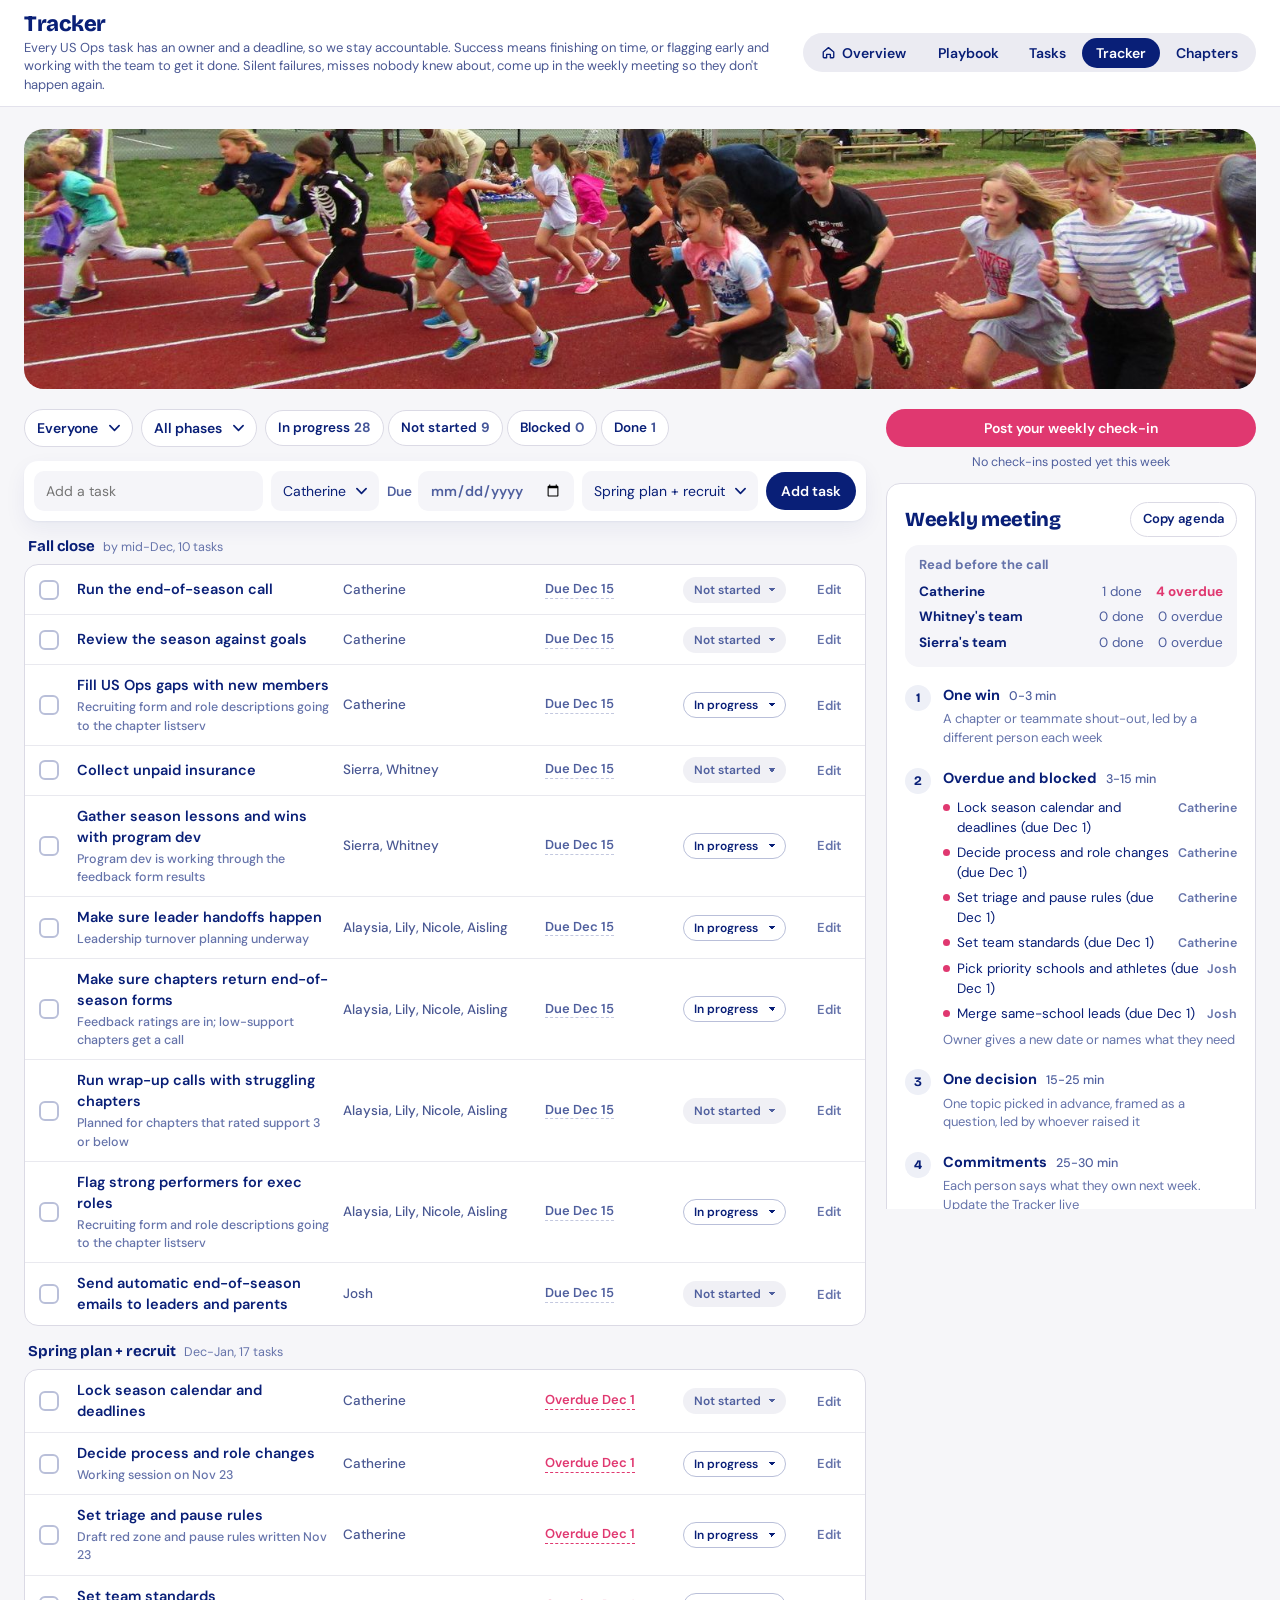
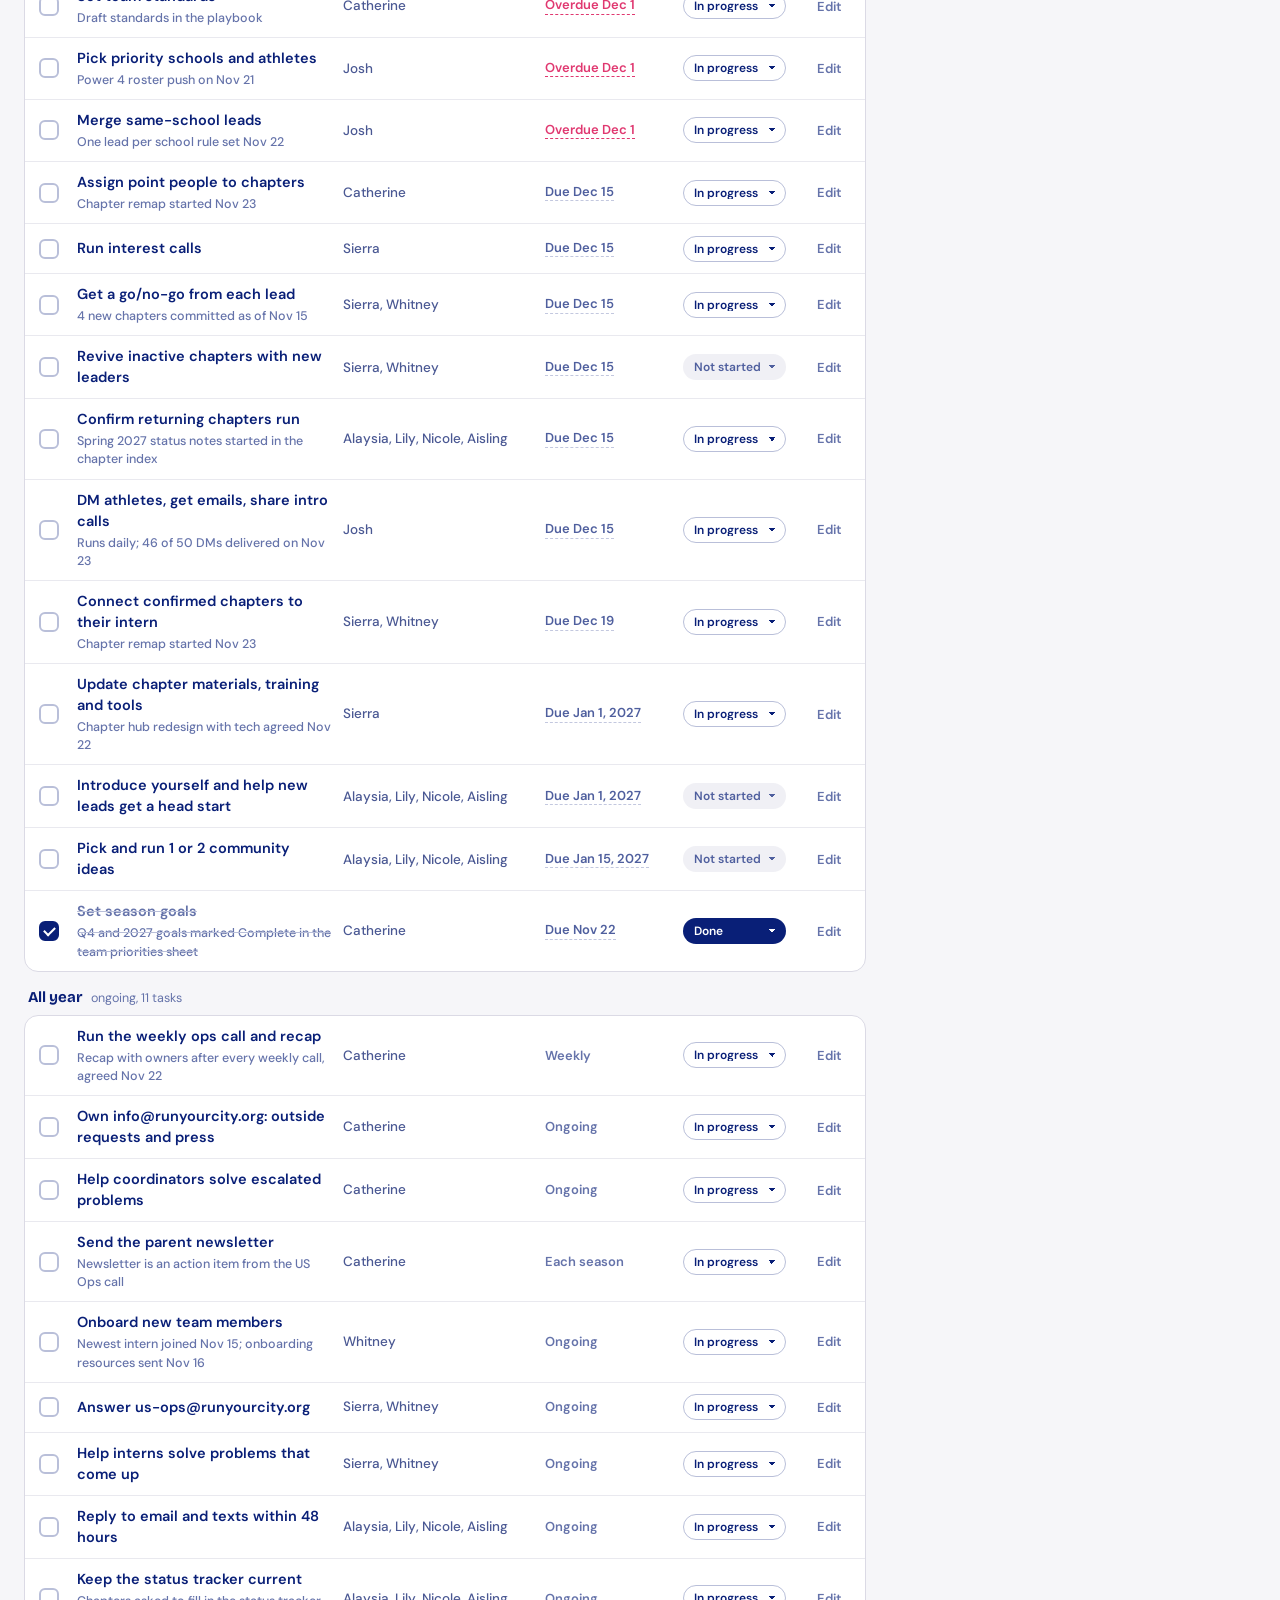
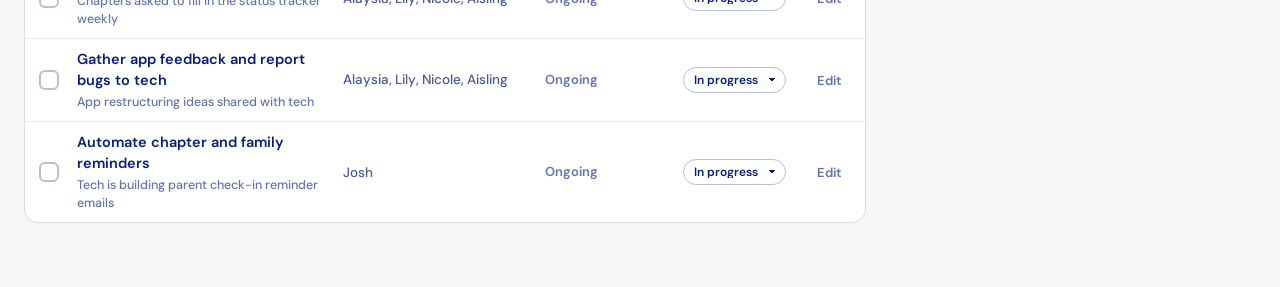
<file: tracker.html>
<!doctype html><html lang="en"><head><meta charset="utf-8"><meta name="viewport" content="width=device-width,initial-scale=1">
<title>Tracker</title><link rel="preconnect" href="https://fonts.googleapis.com"><link href="https://fonts.googleapis.com/css2?family=Bricolage+Grotesque:opsz,wght@12..96,500..800&family=DM+Sans:opsz,wght@9..40,400;9..40,500;9..40,600;9..40,700&display=swap" rel="stylesheet"><style>
:root{--ink:#091f77;--ink2:#4f5f9e;--ink3:#6573aa;--pink:#e03870;--pinkbg:#fdf0f4;--line:#dbdae5;--line2:#e9e9ef;--bg:#f6f6f9;--fd:'Bricolage Grotesque',system-ui,sans-serif;--fb:'DM Sans',system-ui,sans-serif}
*{box-sizing:border-box}html,body{margin:0}body{background:var(--bg);color:var(--ink);font:15px/1.45 var(--fb);-webkit-font-smoothing:antialiased}
button,input,select,textarea{font:inherit;color:inherit}
header.top{position:sticky;top:0;z-index:30;background:#fff;border-bottom:1px solid var(--line);display:flex;align-items:center;gap:16px;flex-wrap:wrap;padding:12px 24px}
header.top h1{font:800 22px/1.1 var(--fd);letter-spacing:-.02em;margin:0}
header.top .sub{font-size:13px;color:var(--ink2);margin-top:3px;max-width:680px}
.tagx{display:inline-block;font:700 10.5px/1 var(--fb);letter-spacing:.06em;text-transform:uppercase;padding:4px 7px;border-radius:6px;background:#ebebf2;color:var(--ink2);margin-left:6px;vertical-align:2px}
.tagx.pk{background:var(--pinkbg);color:#b01f52}
nav.sw{margin-left:auto;display:flex;gap:3px;background:#ebebf2;border-radius:999px;padding:4px;flex-wrap:wrap}
nav.sw a{color:var(--ink);text-decoration:none;padding:7px 15px;border-radius:999px;font-weight:600;font-size:14px;white-space:nowrap}
nav.sw a:hover{background:#dedeea}nav.sw a.on{background:var(--ink);color:#fff}
main{padding:22px 24px 48px;max-width:1520px;margin:0 auto}
h2{font:800 20px/1.15 var(--fd);letter-spacing:-.015em;margin:0}h3{font:700 16px/1.2 var(--fd);margin:0}
.muted{color:var(--ink2)}.small{font-size:13px}
.card{background:#fff;border:1px solid var(--line);border-radius:14px}
.pill{display:inline-flex;align-items:center;gap:5px;font:600 12px/1 var(--fb);padding:5px 9px;border-radius:999px;white-space:nowrap;border:1px solid transparent}
.st-todo{background:#f0f0f5;color:var(--ink2)}.st-doing{background:#fff;color:var(--ink);border-color:#b9bfd9}
.st-blocked{background:var(--pinkbg);color:#b01f52;border-color:#f3afc6}.st-done{background:var(--ink);color:#fff}
.who{display:inline-block;font:600 12px/1 var(--fb);padding:5px 8px;border-radius:7px;background:#eef0f7;color:var(--ink);white-space:nowrap}
.due{font-size:13px;color:var(--ink2);white-space:nowrap}.due.over{color:#b01f52;font-weight:600}
.btn{border:0;background:var(--ink);color:#fff;font-weight:600;font-size:14px;padding:9px 15px;border-radius:999px;cursor:pointer}
.btn.ghost{background:#fff;color:var(--ink);border:1px solid var(--line)}
.btn:focus-visible,button:focus-visible,a:focus-visible,select:focus-visible,input:focus-visible{outline:2px solid var(--pink);outline-offset:2px}
.toast{position:fixed;left:50%;bottom:22px;transform:translateX(-50%);background:var(--ink);color:#fff;padding:10px 16px;border-radius:999px;font-size:14px;opacity:0;transition:opacity .2s;pointer-events:none;z-index:50}.toast.on{opacity:1}
@media (max-width:900px){header.top{padding:10px 14px;gap:10px}nav.sw{margin-left:0;width:100%;justify-content:space-between}nav.sw a{padding:6px 10px;font-size:13px}main{padding:16px 14px 40px}}
@media (prefers-reduced-motion:reduce){*{transition:none!important}}

.lay{display:grid;grid-template-columns:minmax(0,1fr) 370px;gap:20px}
.fbar{display:flex;gap:8px;align-items:center;flex-wrap:wrap;margin-bottom:14px}
.fbar select{border:1px solid var(--line);border-radius:999px;padding:8px 12px;background:#fff;font-weight:600;font-size:14px;max-width:100%}
.chip{border:1px solid var(--line);background:#fff;border-radius:999px;padding:7px 12px;font-weight:600;font-size:13.5px;cursor:pointer;color:var(--ink)}
.chip.on{background:var(--ink);color:#fff;border-color:var(--ink)}.chip b{font-weight:700;margin-left:4px;opacity:.75}
.tidy{margin-left:auto}.tidy[disabled]{opacity:.45;cursor:default}
.grp{margin-bottom:16px}.grp-h{display:flex;align-items:baseline;gap:8px;margin:0 0 8px 4px}.grp-h h3{font-size:15px}.grp-h span{font-size:12.5px;color:var(--ink3)}
.list{background:#fff;border:1px solid var(--line);border-radius:14px}
.row{display:grid;grid-template-columns:26px minmax(0,1fr) 200px 112px;gap:12px;align-items:center;padding:10px 14px;border-top:1px solid var(--line2)}
.row:first-child{border-top:0}
.ws{display:flex;flex-wrap:wrap;gap:4px}
.cb{width:20px;height:20px;border-radius:6px;border:2px solid #b9bfd9;background:#fff;cursor:pointer;display:grid;place-items:center;padding:0}
.cb.on{background:var(--ink);border-color:var(--ink)}.cb.on::after{content:'';width:9px;height:5px;border:2px solid #fff;border-top:0;border-right:0;transform:rotate(-45deg) translate(1px,-1px)}
.row .tx{font-weight:600;font-size:14.5px}.row .tx small{display:block;font-weight:500;color:var(--ink3);font-size:12.5px;margin-top:2px}
.row.isdone .tx{color:var(--ink3);text-decoration:line-through;text-decoration-color:#b9bfd9}
.row.changed{background:#fafafe}.row.changed.isdone{opacity:.65}
.sts{appearance:none;-webkit-appearance:none;font:600 12px/1 var(--fb);padding:6px 24px 6px 10px;border-radius:999px;border:1px solid transparent;cursor:pointer;background-image:linear-gradient(45deg,transparent 50%,currentColor 50%),linear-gradient(135deg,currentColor 50%,transparent 50%);background-position:calc(100% - 13px) 50%,calc(100% - 9px) 50%;background-size:4px 4px;background-repeat:no-repeat;justify-self:start}
.sts.st-todo{background-color:#f0f0f5;color:var(--ink2)}.sts.st-doing{background-color:#fff;color:var(--ink);border-color:#b9bfd9}.sts.st-blocked{background-color:var(--pinkbg);color:#b01f52;border-color:#f3afc6}.sts.st-done{background-color:var(--ink);color:#fff}
.add{display:flex;gap:8px;margin-top:10px;flex-wrap:wrap}.add input,.add select{border:1px solid var(--line);border-radius:10px;padding:9px 11px;font-size:14px;background:#fff}.add input[type=text]{flex:1;min-width:180px}
.empty{padding:16px;color:var(--ink3);font-size:14px}
.agenda{position:sticky;top:86px;align-self:start}.agenda .card{padding:18px 18px 14px}
.ag-h{display:flex;align-items:center;gap:8px}.ag-h .btn{margin-left:auto;padding:7px 12px;font-size:13px}
.ag-step{display:grid;grid-template-columns:28px 1fr;gap:10px;padding:12px 0;border-top:1px solid var(--line2)}.ag-step:first-of-type{border-top:0}
.ag-n{width:26px;height:26px;border-radius:50%;background:#eef0f7;color:var(--ink);display:grid;place-items:center;font:700 13px/1 var(--fd)}
.ag-step.blk .ag-n{background:var(--pink);color:#fff}
.ag-t{font-weight:700;font-size:14.5px}.ag-t small{font-weight:500;color:var(--ink2);margin-left:6px;font-size:12.5px}
.ag-step ul{margin:6px 0 0;padding:0;list-style:none}.ag-step li{font-size:13.5px;padding:3px 0;display:flex;gap:7px;align-items:baseline}
.ag-step li .who{font-size:12.5px;color:var(--ink3);background:none;padding:0}.ag-empty{font-size:13px;color:var(--ink3);margin-top:4px}
.dot{width:7px;height:7px;border-radius:50%;background:var(--ink3);flex:none;transform:translateY(-1px)}.dot.p{background:var(--pink)}
.ci-btn{width:100%;margin-top:12px;background:var(--pink)}.posted{font-size:12.5px;color:var(--ink2);margin-top:6px;text-align:center}
dialog{border:0;border-radius:16px;padding:0;max-width:520px;width:calc(100% - 28px);color:var(--ink);box-shadow:0 20px 60px rgba(9,31,119,.25)}dialog::backdrop{background:rgba(9,31,119,.3)}
.dlg{padding:22px}.dlg label{display:block;font-weight:700;font-size:14px;margin:14px 0 6px}.dlg label small{font-weight:500;color:var(--ink2)}
.dlg textarea,.dlg select{width:100%;border:1px solid var(--line);border-radius:10px;padding:10px 12px;font-size:14px;background:#fff}.dlg textarea{min-height:64px;resize:vertical}.dlg .rw{display:flex;gap:10px;justify-content:flex-end;margin-top:18px}
@media (max-width:1000px){.lay{grid-template-columns:1fr}.agenda{position:static}}
@media (max-width:620px){.row{grid-template-columns:26px minmax(0,1fr);row-gap:6px}.row>.ws,.row>.sts{grid-column:2}.tidy{margin-left:0}}

.row{grid-template-columns:26px minmax(0,1fr) 190px 126px 112px!important}
.due{position:relative;display:inline-flex;align-items:center;font:600 13px/1.2 var(--fb);color:var(--ink2);white-space:nowrap;cursor:pointer}
.due span{border-bottom:1px dashed #c3c8df;padding-bottom:1px}
.due:hover span{color:var(--ink);border-bottom-color:var(--ink)}
.due input{position:absolute;inset:0;opacity:0;cursor:pointer;width:100%}
.due.late{color:var(--pink)}.due.late span{border-bottom-color:var(--pink)}
.due.rec{cursor:default;color:var(--ink3)}
.add{margin:0 0 16px!important;background:#fff;border-radius:14px;padding:10px;box-shadow:0 1px 2px rgba(9,31,119,.05),0 8px 22px rgba(9,31,119,.06);align-items:center}
.add input,.add select{border-color:transparent!important;background:#f5f5f9!important}
.adue{display:inline-flex;align-items:center;gap:6px;font:600 13.5px var(--fb);color:var(--ink2)}
.mom{margin-top:16px;padding:18px 18px 14px}
.mom h2{font:800 20px/1.2 var(--fd);margin:0}
.mom ul{list-style:none;margin:12px 0 0;padding:0;display:grid;gap:0}
.agenda{max-height:calc(100vh - 100px);overflow-y:auto;scrollbar-width:thin}
@media (max-width:1000px){.agenda{max-height:none;overflow:visible}}
.mom li{display:grid;grid-template-columns:96px minmax(0,1fr) 20px;gap:10px;align-items:baseline;padding:8px 0;border-top:1px solid #ececf3;font-size:14px}
.mom li b{font:700 13.5px var(--fb);color:var(--ink);white-space:nowrap}
.mom li.past{opacity:.45}
.mom .x{border:0;background:none;color:var(--ink3);cursor:pointer;font-size:16px;line-height:1;padding:0;opacity:0}
.mom li:hover .x{opacity:1}
.addm{display:flex;gap:6px;margin-top:10px;flex-wrap:wrap}
.addm input{border:0;background:#f5f5f9;border-radius:10px;padding:8px 10px;font-size:13.5px;min-width:0}
.addm input[type=text]{flex:1;min-width:120px}
@media (max-width:620px){.row{grid-template-columns:26px minmax(0,1fr)!important}.row>.due{grid-column:2}}

.ag-step.blk .ag-n{background:#eef0f7!important;color:var(--ink)!important}
.ag-step{border-top:0!important;padding:10px 0!important}
.ci-top{margin-bottom:12px}
.ci-top .ci-btn{margin-top:0}

.ag-pre{background:#f5f5f9;border-radius:14px;padding:12px 14px;margin:4px 0 8px}
.ag-pre-h{font:700 13px/1.2 var(--fb);color:var(--ink3);margin-bottom:6px}
.ag-pre-r{display:grid;grid-template-columns:minmax(0,1fr) auto auto;gap:14px;font-size:13.5px;padding:3px 0;color:var(--ink2)}
.ag-pre-r b{color:var(--ink);font-weight:700}
.ag-pre-r .od{color:var(--pink);font-weight:700}

.row{grid-template-columns:26px minmax(0,1fr) 190px 126px 112px 44px!important}
.edt{border:0;background:none;color:var(--ink3);font:600 13px var(--fb);cursor:pointer;padding:6px 4px;border-radius:8px}
.edt:hover{color:var(--ink);background:#eef0f7}
#edlg{border:0;border-radius:20px;padding:0;width:min(520px,92vw);box-shadow:0 20px 60px rgba(9,31,119,.25)}
#edlg::backdrop{background:rgba(9,31,119,.35)}
#edlg input[type=text],#edlg input[type=date],#edlg select{width:100%;border:1px solid var(--line);border-radius:10px;padding:10px 12px;font-size:14px;background:#fff;margin-top:4px}
.eown{border:0;padding:0;margin:0}.eown legend{font-weight:600;font-size:14px;margin-bottom:6px}
#eowners{display:flex;flex-wrap:wrap;gap:6px 16px}
.ck{display:inline-flex!important;align-items:center;gap:6px;font-weight:500!important;font-size:14px}
.erow{display:grid;grid-template-columns:1fr 1fr;gap:12px}
.danger{color:var(--pink)!important}
@media (max-width:620px){.row{grid-template-columns:26px minmax(0,1fr)!important}.row>.ws,.row>.sts,.row>.due,.row>.edt{grid-column:2;justify-self:start}.erow{grid-template-columns:1fr}}
</style><link rel="icon" href="data:,"><link rel="stylesheet" href="hq.css"><script src="hq.js" defer></script></head>
<body><header class="top"><div><h1>Tracker</h1><div class="sub">Every US Ops task has an owner and a deadline, so we stay accountable. Success means finishing on time, or flagging early and working with the team to get it done. Silent failures, misses nobody knew about, come up in the weekly meeting so they don't happen again.</div></div><nav class="hqnav" aria-label="US Ops HQ pages"><a class="home" href="./"><svg viewBox="0 0 20 20" fill="none" stroke="currentColor" stroke-width="1.8" stroke-linejoin="round" aria-hidden="true"><path d="M3 9.2 10 3.5l7 5.7V16a1 1 0 0 1-1 1h-3.5v-4.5h-5V17H4a1 1 0 0 1-1-1z"/></svg><span>Overview</span></a><a href="playbook-a.html">Playbook</a><a href="tasks.html">Tasks</a><a class="on" href="tracker.html" aria-current="page">Tracker</a><a href="chapters.html">Chapters</a></nav></header>
<main>
<div class="lay">
<section aria-label="Tasks">
  <div class="fbar">
    <select id="me" aria-label="Whose tasks"></select>
    <select id="ph" aria-label="Phase"><option value="">All phases</option><option value="close">Fall close (by mid-Dec)</option><option value="plan">Spring plan + recruit (Dec-Jan)</option><option value="all">All year</option></select>
    <span id="chips"></span>
  </div>
  <form class="add" id="add"><input type="text" id="atx" placeholder="Add a task" aria-label="New task"><select id="awho" aria-label="Owner"></select><label class="adue">Due <input type="date" id="adue" aria-label="Deadline"></label><select id="aph" aria-label="Phase"><option value="close">Fall close</option><option value="plan" selected>Spring plan + recruit</option><option value="all">All year</option></select><button class="btn">Add task</button></form>
  <div id="groups"></div>
</section>
<aside class="agenda" aria-label="This week's meeting"><div class="ci-top"><button class="btn ci-btn" id="post">Post your weekly check-in</button><div class="posted" id="posted"></div></div><div class="card">
  <div class="ag-h"><h2>Weekly meeting</h2><button class="btn ghost" id="copy">Copy agenda</button></div>
  <div id="ag" style="margin-top:8px"></div>
</div>
<div class="card mom"><h2>Key moments</h2><div class="muted small" style="margin-top:3px">Season dates everyone works toward</div><ul id="moms"></ul>
<form id="addm" class="addm"><input type="date" id="mdt" aria-label="Date" required><input type="text" id="mtx" placeholder="Add a moment" aria-label="Moment" required><button class="btn">Add</button></form></div>
</aside>
</div>
<dialog id="edlg"><form class="dlg" method="dialog"><h2>Edit task</h2>
<label>Task<input type="text" id="etx" required></label>
<label>Note <small>optional</small><input type="text" id="enote"></label>
<fieldset class="eown"><legend>Owners</legend><div id="eowners"></div></fieldset>
<div class="erow"><label>Deadline<input type="date" id="edue"></label><label>Phase<select id="eph"><option value="close">Fall close</option><option value="plan">Spring plan + recruit</option><option value="all">All year</option></select></label></div>
<div class="rw"><button class="btn ghost danger" value="del" formnovalidate>Delete task</button><span style="flex:1"></span><button class="btn ghost" value="cancel" formnovalidate>Cancel</button><button class="btn" value="ok">Save</button></div></form></dialog>
<dialog id="dlg"><form class="dlg" method="dialog"><h2>Your weekly check-in</h2><p class="muted small" style="margin:4px 0 0">Three short answers before the meeting. Specific beats general.</p>
<label>Who are you?<select id="fwho"></select></label><label>What got done? <small>one per line</small><textarea id="fdone"></textarea></label>
<label>What are you working on now? <small>one per line</small><textarea id="fnow"></textarea></label><label>Anything blocked or at risk? <small>leave blank if not</small><textarea id="fblk"></textarea></label>
<div class="rw"><button class="btn ghost" value="cancel" formnovalidate>Cancel</button><button class="btn" value="ok">Post</button></div></form></dialog>
</main><div class="toast" role="status" aria-live="polite"></div>
<script id="d" type="application/json">{"people": [{"id": "mary", "name": "Mary", "role": "CEO", "reports": null, "tracker": false}, {"id": "catherine", "name": "Catherine", "role": "Lead", "reports": "mary"}, {"id": "whitney", "name": "Whitney", "role": "Coordinator", "reports": "catherine"}, {"id": "sierra", "name": "Sierra", "role": "Coordinator", "reports": "catherine"}, {"id": "alaysia", "name": "Alaysia", "role": "Intern", "reports": "whitney"}, {"id": "lily", "name": "Lily", "role": "Intern", "reports": "whitney"}, {"id": "nicole", "name": "Nicole", "role": "Intern", "reports": "sierra"}, {"id": "aisling", "name": "Aisling", "role": "Intern", "reports": "sierra"}, {"id": "josh", "name": "Josh", "role": "AI / COO", "reports": null}], "tasks": [{"id": "g14", "text": "Run the end-of-season call", "owners": ["catherine"], "tier": "L", "phase": "close", "due": "By mid-Dec", "status": "todo", "note": "", "src": ""}, {"id": "g15", "text": "Review the season against goals", "owners": ["catherine"], "tier": "L", "phase": "close", "due": "By mid-Dec", "status": "todo", "note": "", "src": ""}, {"id": "g16", "text": "Fill US Ops gaps with new members", "owners": ["catherine"], "tier": "L", "phase": "close", "due": "By mid-Dec", "status": "doing", "note": "Recruiting form and role descriptions going to the chapter listserv", "src": "C-suite Connect 11/22"}, {"id": "g49", "text": "Collect unpaid insurance", "owners": ["sierra", "whitney"], "tier": "C", "phase": "close", "due": "By mid-Dec", "status": "todo", "note": "", "src": ""}, {"id": "g51", "text": "Gather season lessons and wins with program dev", "owners": ["sierra", "whitney"], "tier": "C", "phase": "close", "due": "By mid-Dec", "status": "doing", "note": "Program dev is working through the feedback form results", "src": "team priorities sheet"}, {"id": "g80", "text": "Make sure leader handoffs happen", "owners": ["alaysia", "lily", "nicole", "aisling"], "tier": "I", "phase": "close", "due": "By mid-Dec", "status": "doing", "note": "Leadership turnover planning underway", "src": "Exec Connect 11/15"}, {"id": "g81", "text": "Make sure chapters return end-of-season forms", "owners": ["alaysia", "lily", "nicole", "aisling"], "tier": "I", "phase": "close", "due": "By mid-Dec", "status": "doing", "note": "Feedback ratings are in; low-support chapters get a call", "src": "Exec Connect 11/15"}, {"id": "g83", "text": "Run wrap-up calls with struggling chapters", "owners": ["alaysia", "lily", "nicole", "aisling"], "tier": "I", "phase": "close", "due": "By mid-Dec", "status": "todo", "note": "Planned for chapters that rated support 3 or below", "src": "Exec Connect 11/15"}, {"id": "g78", "text": "Flag strong performers for exec roles", "owners": ["alaysia", "lily", "nicole", "aisling"], "tier": "I", "phase": "close", "due": "By mid-Dec", "status": "doing", "note": "Recruiting form and role descriptions going to the chapter listserv", "src": "C-suite Connect 11/22"}, {"id": "g97", "text": "Send automatic end-of-season emails to leaders and parents", "owners": ["josh"], "tier": "A", "phase": "close", "due": "By mid-Dec", "status": "todo", "note": "", "src": ""}, {"id": "g1", "text": "Set season goals", "owners": ["catherine"], "tier": "L", "phase": "plan", "due": "Dec-Jan", "status": "done", "note": "Q4 and 2027 goals marked Complete in the team priorities sheet", "src": "RYC team priorities sheet, rows due Nov 22"}, {"id": "g2", "text": "Lock season calendar and deadlines", "owners": ["catherine"], "tier": "L", "phase": "plan", "due": "Dec-Jan", "status": "todo", "note": "", "src": ""}, {"id": "g3", "text": "Decide process and role changes", "owners": ["catherine"], "tier": "L", "phase": "plan", "due": "Dec-Jan", "status": "doing", "note": "Working session on Nov 23", "src": ""}, {"id": "g4", "text": "Assign point people to chapters", "owners": ["catherine"], "tier": "L", "phase": "plan", "due": "Dec-Jan", "status": "doing", "note": "Chapter remap started Nov 23", "src": ""}, {"id": "g5", "text": "Set triage and pause rules", "owners": ["catherine"], "tier": "L", "phase": "plan", "due": "Dec-Jan", "status": "doing", "note": "Draft red zone and pause rules written Nov 23", "src": ""}, {"id": "g6", "text": "Set team standards", "owners": ["catherine"], "tier": "L", "phase": "plan", "due": "Dec-Jan", "status": "doing", "note": "Draft standards in the playbook", "src": ""}, {"id": "g17", "text": "Update chapter materials, training and tools", "owners": ["sierra"], "tier": "C", "phase": "plan", "due": "Dec-Jan", "status": "doing", "note": "Chapter hub redesign with tech agreed Nov 22", "src": "C-suite Connect 11/22"}, {"id": "g21", "text": "Run interest calls", "owners": ["sierra"], "tier": "C", "phase": "plan", "due": "Dec-Jan", "status": "doing", "note": "", "src": ""}, {"id": "g23", "text": "Get a go/no-go from each lead", "owners": ["sierra", "whitney"], "tier": "C", "phase": "plan", "due": "Dec-Jan", "status": "doing", "note": "4 new chapters committed as of Nov 15", "src": "Exec Connect 11/15"}, {"id": "g88", "text": "Connect confirmed chapters to their intern", "owners": ["sierra", "whitney"], "tier": "C", "phase": "plan", "due": "Dec-Jan", "status": "doing", "note": "Chapter remap started Nov 23", "src": ""}, {"id": "g32", "text": "Revive inactive chapters with new leaders", "owners": ["sierra", "whitney"], "tier": "C", "phase": "plan", "due": "Dec-Jan", "status": "todo", "note": "", "src": ""}, {"id": "g25", "text": "Pick and run 1 or 2 community ideas", "owners": ["alaysia", "lily", "nicole", "aisling"], "tier": "I", "phase": "plan", "due": "Dec-Jan", "status": "todo", "note": "", "src": ""}, {"id": "g58", "text": "Introduce yourself and help new leads get a head start", "owners": ["alaysia", "lily", "nicole", "aisling"], "tier": "I", "phase": "plan", "due": "Dec-Jan", "status": "todo", "note": "", "src": ""}, {"id": "g59", "text": "Confirm returning chapters run", "owners": ["alaysia", "lily", "nicole", "aisling"], "tier": "I", "phase": "plan", "due": "Dec-Jan", "status": "doing", "note": "Spring 2027 status notes started in the chapter index", "src": "US CHAPTER INDEX, Total chapters tab"}, {"id": "g20", "text": "Pick priority schools and athletes", "owners": ["josh"], "tier": "A", "phase": "plan", "due": "Dec-Jan", "status": "doing", "note": "Power 4 roster push on Nov 21", "src": "S27 log 11/21"}, {"id": "g22", "text": "Merge same-school leads", "owners": ["josh"], "tier": "A", "phase": "plan", "due": "Dec-Jan", "status": "doing", "note": "One lead per school rule set Nov 22", "src": "S27 log 11/22"}, {"id": "g56", "text": "DM athletes, get emails, share intro calls", "owners": ["josh"], "tier": "A", "phase": "plan", "due": "Dec-Jan", "status": "doing", "note": "Runs daily; 46 of 50 DMs delivered on Nov 23", "src": "S27 health card 11/23"}, {"id": "g11", "text": "Run the weekly ops call and recap", "owners": ["catherine"], "tier": "L", "phase": "all", "due": "Ongoing", "status": "doing", "note": "Recap with owners after every weekly call, agreed Nov 22", "src": "C-suite Connect 11/22"}, {"id": "g13", "text": "Own info@runyourcity.org: outside requests and press", "owners": ["catherine"], "tier": "L", "phase": "all", "due": "Ongoing", "status": "doing", "note": "", "src": ""}, {"id": "g93", "text": "Help coordinators solve escalated problems", "owners": ["catherine"], "tier": "L", "phase": "all", "due": "Ongoing", "status": "doing", "note": "", "src": ""}, {"id": "g54", "text": "Send the parent newsletter", "owners": ["catherine"], "tier": "L", "phase": "all", "due": "Ongoing", "status": "doing", "note": "Newsletter is an action item from the US Ops call", "src": "team priorities sheet"}, {"id": "g35", "text": "Onboard new team members", "owners": ["whitney"], "tier": "C", "phase": "all", "due": "Ongoing", "status": "doing", "note": "Newest intern joined Nov 15; onboarding resources sent Nov 16", "src": "team priorities sheet"}, {"id": "g52", "text": "Answer us-ops@runyourcity.org", "owners": ["sierra", "whitney"], "tier": "C", "phase": "all", "due": "Ongoing", "status": "doing", "note": "", "src": ""}, {"id": "g92", "text": "Help interns solve problems that come up", "owners": ["sierra", "whitney"], "tier": "C", "phase": "all", "due": "Ongoing", "status": "doing", "note": "", "src": ""}, {"id": "g84", "text": "Reply to email and texts within 48 hours", "owners": ["alaysia", "lily", "nicole", "aisling"], "tier": "I", "phase": "all", "due": "Ongoing", "status": "doing", "note": "", "src": ""}, {"id": "g85", "text": "Keep the status tracker current", "owners": ["alaysia", "lily", "nicole", "aisling"], "tier": "I", "phase": "all", "due": "Ongoing", "status": "doing", "note": "Chapters asked to fill in the status tracker weekly", "src": "team priorities sheet"}, {"id": "g87", "text": "Gather app feedback and report bugs to tech", "owners": ["alaysia", "lily", "nicole", "aisling"], "tier": "I", "phase": "all", "due": "Ongoing", "status": "doing", "note": "App restructuring ideas shared with tech", "src": "Exec Connect 11/15"}, {"id": "g53", "text": "Automate chapter and family reminders", "owners": ["josh"], "tier": "A", "phase": "all", "due": "Ongoing", "status": "doing", "note": "Tech is building parent check-in reminder emails", "src": "Exec Connect 11/15"}]}</script>
<script>
const D=JSON.parse(document.getElementById('d').textContent);
const esc=s=>String(s??'').replace(/[&<>"]/g,c=>({'&':'&amp;','<':'&lt;','>':'&gt;','"':'&quot;'}[c]));
function load(k){try{return JSON.parse(localStorage.getItem(k)||'null')}catch(e){return null}}
function save(k,v){try{localStorage.setItem(k,JSON.stringify(v))}catch(e){}}
function toast(m){const t=document.querySelector('.toast');t.textContent=m;t.classList.add('on');clearTimeout(t._h);t._h=setTimeout(()=>t.classList.remove('on'),1600)}

const P=Object.fromEntries(D.people.map(p=>[p.id,p]));
const ST={todo:'Not started',doing:'In progress',blocked:'Blocked',done:'Done'};const ORD=['todo','doing','blocked','done'];
const PH={close:'Fall close',plan:'Spring plan + recruit',all:'All year'};const PHD={close:'by mid-Dec',plan:'Dec-Jan',all:'ongoing'};
const nm=id=>P[id]?P[id].name:id;const ws=t=>`<span class="ws">${t.owners.map(o=>`<span class="who">${esc(nm(o))}</span>`).join('')}</span>`;
const KEY='usops-tracker-v3';let S=load(KEY)||{st:{},extra:[],ci:{},ch:{}};S.ci=S.ci||{};S.ch=S.ch||{};S.due=S.due||{};S.mom=S.mom||[];S.momx=S.momx||[];let F='',me='',ph='';
const DUE0={g14:'2026-12-15',g15:'2026-12-15',g16:'2026-12-15',g49:'2026-12-15',g51:'2026-12-15',g80:'2026-12-15',g81:'2026-12-15',g83:'2026-12-15',g78:'2026-12-15',g97:'2026-12-15',g1:'2026-11-22',g2:'2026-12-01',g3:'2026-12-01',g4:'2026-12-15',g5:'2026-12-01',g6:'2026-12-01',g17:'2027-01-01',g21:'2026-12-15',g23:'2026-12-15',g88:'2026-12-19',g32:'2026-12-15',g25:'2027-01-15',g58:'2027-01-01',g59:'2026-12-15',g20:'2026-12-01',g22:'2026-12-01',g56:'2026-12-15'};
const REC={g11:'Weekly',g54:'Each season'};
const MOM0=[['2026-12-15','Chapters confirmed'],['2027-01-01','Outreach starts'],['2027-01-04','Chapter kickoff call (first week of Jan)'],['2027-01-10','Locations and session dates set (Jan 17 fallback)'],['2027-02-01','Parent kickoff (early Feb)'],['2027-02-21','Earliest season start']];
const TODAY=new Date().toISOString().slice(0,10);const dueOf=t=>S.due[t.id]??t.due0??DUE0[t.id]??'';
const MON=['Jan','Feb','Mar','Apr','May','Jun','Jul','Aug','Sep','Oct','Nov','Dec'];const fmt=d=>{if(!d)return'';const [y,m,dd]=d.split('-');return MON[+m-1]+' '+(+dd)+(y!==TODAY.slice(0,4)?', '+y:'')};
const late=t=>{const d=dueOf(t);return d&&d<TODAY&&st(t)!=='done'};
S.ed=S.ed||{};S.del=S.del||[];
const all=()=>D.tasks.concat(S.extra).filter(t=>!S.del.includes(t.id)).map(t=>S.ed[t.id]?{...t,...S.ed[t.id]}:t);const st=t=>S.st[t.id]||t.status;
let G={};const snap=()=>{G={};all().forEach(t=>G[t.id]=st(t))};snap();const gs=t=>G[t.id]||st(t);
const team=id=>[id,...D.people.filter(p=>p.reports===id).flatMap(p=>team(p.id))];
function scopeO(owners){if(!me)return true;const [k,id]=me.split(':');const set=k==='p'?[id]:team(id);return owners.some(o=>set.includes(o))}
const scope=t=>(!ph||t.phase===ph)&&scopeO(t.owners);
const FL={doing:['In progress',t=>gs(t)==='doing'],todo:['Not started',t=>gs(t)==='todo'],blocked:['Blocked',t=>gs(t)==='blocked'],done:['Done',t=>gs(t)==='done']};
function draw(){
 const base=all().filter(scope);
 document.getElementById('chips').innerHTML=Object.entries(FL).map(([k,[l,f]])=>`<button class="chip${F===k?' on':''}" data-f="${k}" aria-pressed="${F===k}">${l}<b>${base.filter(f).length}</b></button>`).join(' ');
 const ts=F?base.filter(FL[F][1]):base;
 const out=['close','plan','all'].map(p=>{const r=ts.filter(t=>t.phase===p).sort((a,b)=>(gs(a)==='done')-(gs(b)==='done')||(dueOf(a)||'9').localeCompare(dueOf(b)||'9'));if(!r.length)return'';
  return `<div class="grp"><div class="grp-h"><h3>${PH[p]}</h3><span>${PHD[p]}, ${r.length} task${r.length===1?'':'s'}</span></div><div class="list">${r.map(t=>{const s=st(t);
   return `<div class="row${s==='done'?' isdone':''}${s!==gs(t)?' changed':''}"><button class="cb${s==='done'?' on':''}" data-cb="${t.id}" aria-label="Mark done: ${esc(t.text)}"></button>
   <div class="tx">${esc(t.text)}${t.note?`<small>${esc(t.note)}</small>`:''}</div>${ws(t)}${t.phase==='all'&&!dueOf(t)?`<span class="due rec">${esc(REC[t.id]||'Ongoing')}</span>`:`<label class="due${late(t)?' late':''}"><span>${late(t)?'Overdue ':'Due '}${esc(fmt(dueOf(t))||'not set')}</span><input type="date" data-due="${t.id}" value="${esc(dueOf(t))}" aria-label="Deadline for ${esc(t.text)}"></label>`}
   <select class="sts st-${s}" data-t="${t.id}" aria-label="Status of ${esc(t.text)}">${ORD.map(o=>`<option value="${o}"${o===s?' selected':''}>${ST[o]}</option>`).join('')}</select><button class="edt" data-ed="${t.id}" aria-label="Edit ${esc(t.text)}">Edit</button></div>`}).join('')}</div></div>`}).join('');
 document.getElementById('groups').innerHTML=out||'<div class="list empty">Nothing here.</div>';
 const A=all().filter(scope),done=A.filter(t=>S.ch[t.id]&&st(t)==='done'),open=A.filter(t=>st(t)==='doing'),blk=A.filter(t=>st(t)==='blocked'),miss=A.filter(t=>late(t)&&st(t)!=='blocked');
 const CI=Object.entries(S.ci).filter(([pid])=>scopeO([pid]));
 const ciL=(k,p)=>CI.flatMap(([pid,c])=>c[k].map(x=>`<li><span class="dot${p?' p':''}"></span><span style="flex:1">${esc(x)}</span><span class="who">${esc(nm(pid))}</span></li>`)).join('');
 const L=(a,n,p)=>a.slice(0,n).map(t=>`<li><span class="dot${p?' p':''}"></span><span style="flex:1">${esc(t.text)}</span><span class="who">${esc(t.owners.map(nm).join(', '))}</span></li>`).join('')+(a.length>n?`<li class="muted">+ ${a.length-n} more</li>`:'');
 const groups=[['catherine','Catherine'],['whitney',"Whitney's team"],['sierra',"Sierra's team"]].map(([id,l])=>{const set=id==='catherine'?['catherine']:team(id);const my=A.filter(t=>t.owners.some(o=>set.includes(o)));return {l,id,d:my.filter(t=>st(t)==='done').length,o:my.filter(t=>st(t)==='doing').length,od:my.filter(late).length}});
 const nci=Object.keys(S.ci).length;document.getElementById('posted').textContent=nci?`${nci} of ${D.people.filter(p=>p.tracker!==false).length} check-ins posted this week`:'No check-ins posted yet this week';
 document.getElementById('ag').innerHTML=`
 <div class="ag-pre"><div class="ag-pre-h">Read before the call</div>${groups.map(g=>`<div class="ag-pre-r"><b>${esc(g.l)}</b><span>${g.d} done</span><span class="${g.od?'od':''}">${g.od} overdue</span></div>`).join('')}</div>
 <div class="ag-step"><span class="ag-n">1</span><div><div class="ag-t">One win <small>0-3 min</small></div><div class="ag-empty">A chapter or teammate shout-out, led by a different person each week</div></div></div>
 <div class="ag-step"><span class="ag-n">2</span><div><div class="ag-t">Overdue and blocked <small>3-15 min</small></div>${blk.length||miss.length||CI.some(([,c])=>c.blk.length)?`<ul>${L(miss.map(t=>({...t,text:t.text+' (due '+fmt(dueOf(t))+')'})),8,1)}${L(blk,8,1)}${ciL('blk',1)}</ul><div class="ag-empty">Owner gives a new date or names what they need</div>`:'<div class="ag-empty">Nothing overdue or blocked</div>'}</div></div>
 <div class="ag-step"><span class="ag-n">3</span><div><div class="ag-t">One decision <small>15-25 min</small></div><div class="ag-empty">One topic picked in advance, framed as a question, led by whoever raised it</div></div></div>
 <div class="ag-step"><span class="ag-n">4</span><div><div class="ag-t">Commitments <small>25-30 min</small></div><div class="ag-empty">Each person says what they own next week. Update the Tracker live</div></div></div>`;
 window._ag=['US Ops weekly meeting (30 min)','Read before the call:',...groups.map(g=>'   - '+g.l+': '+g.d+' done, '+g.od+' overdue'),'1. One win (0-3 min)','2. Overdue and blocked (3-15 min)',...miss.map(t=>'   - '+t.text+', due '+fmt(dueOf(t))+' ('+t.owners.map(nm).join(', ')+')'),...blk.map(t=>'   - Blocked: '+t.text+' ('+t.owners.map(nm).join(', ')+')'),...CI.flatMap(([pid,c])=>c.blk.map(x=>'   - '+x+' ('+nm(pid)+')')),'3. One decision (15-25 min)','4. Commitments: what each person owns next week (25-30 min)'].join('\n');
 const M=MOM0.filter(m=>!S.momx.includes(m[0]+m[1])).map(m=>({d:m[0],t:m[1],k:m[0]+m[1]})).concat(S.mom.map(m=>({d:m.d,t:m.t,k:m.k,own:1}))).sort((a,b)=>a.d.localeCompare(b.d));
 document.getElementById('moms').innerHTML=M.map(m=>`<li class="${m.d<TODAY?'past':''}"><b>${esc(fmt(m.d))}</b><span>${esc(m.t)}</span><button class="x" data-mx="${esc(m.k)}" aria-label="Remove ${esc(m.t)}">&times;</button></li>`).join('')||'<li class="muted">No moments yet</li>';
}
function setSt(id,v){S.st[id]=v;S.ch[id]=true;save(KEY,S);snap();draw()}
document.addEventListener('click',e=>{const c=e.target.closest('.chip');if(c){F=F===c.dataset.f?'':c.dataset.f;draw();return}
 const b=e.target.closest('.cb');if(b){const t=all().find(x=>x.id===b.dataset.cb);setSt(t.id,st(t)==='done'?'doing':'done');toast(st(t)==='done'?'Done':'Reopened')}});
document.addEventListener('change',e=>{const di=e.target.closest('input[data-due]');if(di){S.due[di.dataset.due]=di.value;save(KEY,S);draw();toast(di.value?'Deadline set to '+fmt(di.value):'Deadline cleared');return}});
document.addEventListener('click',e=>{const x=e.target.closest('[data-mx]');if(!x)return;const k=x.dataset.mx;const i=S.mom.findIndex(m=>m.k===k);if(i>-1)S.mom.splice(i,1);else S.momx.push(k);save(KEY,S);draw();toast('Moment removed')});
const edlg=document.getElementById('edlg');let EID=null;
document.addEventListener('click',e=>{const b=e.target.closest('[data-ed]');if(!b)return;EID=b.dataset.ed;const t=all().find(x=>x.id===EID);
 document.getElementById('etx').value=t.text;document.getElementById('enote').value=t.note||'';document.getElementById('edue').value=dueOf(t);document.getElementById('eph').value=t.phase;
 document.getElementById('eowners').innerHTML=tracked.map(p=>`<label class="ck"><input type="checkbox" value="${p.id}"${t.owners.includes(p.id)?' checked':''}> ${esc(p.name)}</label>`).join('');edlg.showModal()});
edlg.addEventListener('close',()=>{const v=edlg.returnValue;if(!EID)return;
 if(v==='del'){if(!S.del.includes(EID))S.del.push(EID);save(KEY,S);draw();toast('Task deleted')}
 else if(v==='ok'){const tx=document.getElementById('etx').value.trim();const ow=[...document.querySelectorAll('#eowners input:checked')].map(i=>i.value);
  if(tx){S.ed[EID]={text:tx,note:document.getElementById('enote').value.trim(),owners:ow.length?ow:all().find(x=>x.id===EID).owners,phase:document.getElementById('eph').value};S.due[EID]=document.getElementById('edue').value;save(KEY,S);snap();draw();toast('Task updated')}}
 EID=null});
document.getElementById('addm').onsubmit=e=>{e.preventDefault();const d=document.getElementById('mdt').value,t=document.getElementById('mtx').value.trim();if(!d||!t)return;S.mom.push({d,t,k:'m'+Date.now()});save(KEY,S);document.getElementById('mtx').value='';document.getElementById('mdt').value='';draw();toast('Moment added')};
document.addEventListener('change',e=>{const s=e.target.closest('select.sts');if(s){setSt(s.dataset.t,s.value);toast('Status: '+ST[s.value])}});
const tracked=D.people.filter(p=>p.tracker!==false);
const lab=p=>`${p.name} (${p.role}${p.reports&&P[p.reports]?', reports to '+P[p.reports].name:''})`;
document.getElementById('me').innerHTML='<option value="">Everyone</option><optgroup label="Teams"><option value="t:catherine">Catherine\'s team (all of US Ops)</option><option value="t:whitney">Whitney\'s team: Whitney, Alaysia, Lily</option><option value="t:sierra">Sierra\'s team: Sierra, Nicole, Aisling</option></optgroup><optgroup label="People">'+tracked.map(p=>`<option value="p:${p.id}">${esc(lab(p))}</option>`).join('')+'</optgroup>';
const opts=tracked.map(p=>`<option value="${p.id}">${esc(p.name)}</option>`).join('');document.getElementById('awho').innerHTML=opts;document.getElementById('fwho').innerHTML=opts;
document.getElementById('me').onchange=e=>{me=e.target.value;draw()};document.getElementById('ph').onchange=e=>{ph=e.target.value;draw()};
document.getElementById('add').onsubmit=e=>{e.preventDefault();const v=document.getElementById('atx').value.trim();if(!v)return;const p=document.getElementById('aph').value;const t={id:'x'+Date.now(),text:v,owners:[document.getElementById('awho').value],phase:p,due:'',due0:document.getElementById('adue').value,status:'todo',note:''};document.getElementById('adue').value='';S.extra.push(t);G[t.id]='todo';save(KEY,S);document.getElementById('atx').value='';draw();toast('Task added')};
document.getElementById('copy').onclick=async()=>{try{await navigator.clipboard.writeText(window._ag);toast('Agenda copied')}catch(e){toast('Copy not allowed here')}};
const dlg=document.getElementById('dlg');const sp=id=>document.getElementById(id).value.split('\n').map(x=>x.trim()).filter(Boolean);
function fillCI(pid){const c=S.ci[pid]||{done:[],now:[],blk:[]};document.getElementById('fdone').value=c.done.join('\n');document.getElementById('fnow').value=c.now.join('\n');document.getElementById('fblk').value=c.blk.join('\n')}
document.getElementById('post').onclick=()=>{fillCI(document.getElementById('fwho').value);dlg.showModal()};document.getElementById('fwho').onchange=e=>fillCI(e.target.value);
dlg.addEventListener('close',()=>{if(dlg.returnValue!=='ok')return;S.ci[document.getElementById('fwho').value]={done:sp('fdone'),now:sp('fnow'),blk:sp('fblk')};save(KEY,S);draw();toast('Check-in posted. It is on the agenda')});
draw();
</script></body></html>
</file>
<file: hq.css>
/* Shared site nav for all US Ops HQ pages. Same look and order on every page. */
.hqnav{display:flex;align-items:center;gap:2px;background:#ebebf2;border-radius:999px;padding:4px;margin-left:auto;flex-wrap:nowrap;font:600 14px/1 'DM Sans',system-ui,sans-serif;max-width:100%;overflow-x:auto;scrollbar-width:none}
.hqnav::-webkit-scrollbar{display:none}
.hqnav a{display:inline-flex;align-items:center;gap:6px;padding:8px 14px;border-radius:999px;color:#091f77;text-decoration:none;white-space:nowrap}
.hqnav a:hover{background:#dedeea}
.hqnav a.on,.hqnav a.on:hover{background:#091f77;color:#fff}
.hqnav a.home{border-right:1px solid #d3d3e0;border-radius:999px 0 0 999px;margin-right:2px}
.hqnav a.home.on{border-radius:999px}
.hqnav svg{width:15px;height:15px;flex:none}
@media (max-width:900px){.hqnav{margin-left:0;width:100%;justify-content:space-between}.hqnav a{padding:7px 9px;font-size:13px}.hqnav a.home span{display:none}}

/* No early wrapping: let headings and subtitles use the full width */
h1,h2,h3,.h2,.mega,h2.big{text-wrap:wrap!important}
header.top>div:first-child{flex:1 1 420px;min-width:0}
header.top .sub{max-width:none!important}

/* Dropdowns size to what they show, with the arrow right next to the text */
.fbar select,.tools select,td select{appearance:none;-webkit-appearance:none;width:auto;min-width:0;max-width:100%;padding-right:32px!important;background-image:url("data:image/svg+xml,%3Csvg xmlns='http://www.w3.org/2000/svg' viewBox='0 0 12 8'%3E%3Cpath d='M1 1.5 6 6.5l5-5' fill='none' stroke='%23091f77' stroke-width='1.8' stroke-linecap='round' stroke-linejoin='round'/%3E%3C/svg%3E")!important;background-repeat:no-repeat!important;background-position:right 12px center!important;background-size:11px 8px!important;cursor:pointer}
td select{padding-right:26px!important;background-position:right 8px center!important}

/* Only buttons look like buttons: labels and names read as text */
.tagx{background:none!important;padding:0!important;border-radius:0!important;text-transform:none!important;letter-spacing:0!important;font:600 13px/1 'DM Sans',system-ui,sans-serif!important;color:#4a5893!important;margin-left:12px!important;vertical-align:3px!important}
.tagx.pk{color:#e03870!important}
.ws .who{background:none!important;padding:0!important;border-radius:0!important;font-weight:500!important;font-size:13.5px!important;color:#4a5893!important}
.ws .who+.who::before{content:", "}
.ws{gap:0!important}
.stt{background:none!important;padding:0!important;border-radius:0!important;font-weight:600!important;font-size:13.5px!important}
.stt.s-new{color:#091f77!important}.stt.s-hold{color:#e03870!important}
/* Sentence-case table headers and detail labels */
th,td[data-l]::before,#dr .k{text-transform:none!important;letter-spacing:0!important}
th{font-size:13px!important}

/* One photo banner, on the Tracker only */
main:has(.fbar)::before{content:"";display:block;aspect-ratio:4.2/1;max-height:260px;width:100%;border-radius:20px;margin-bottom:20px;background:url(img/banner-tracker.jpg) center/cover no-repeat}
@media (max-width:760px){main:has(.fbar)::before{aspect-ratio:2.6/1;border-radius:14px}}

/* Dropdowns: arrow sits right after the text at any width (width set by hq.js) */
.fbar select,.tools select,td select,.add select{white-space:nowrap;text-overflow:ellipsis}
.add select{appearance:none;-webkit-appearance:none;padding-right:30px!important;background-image:url("data:image/svg+xml,%3Csvg xmlns='http://www.w3.org/2000/svg' viewBox='0 0 12 8'%3E%3Cpath d='M1 1.5 6 6.5l5-5' fill='none' stroke='%23091f77' stroke-width='1.8' stroke-linecap='round' stroke-linejoin='round'/%3E%3C/svg%3E")!important;background-repeat:no-repeat!important;background-position:right 11px center!important;background-size:11px 8px!important}

/* One header on every page: same height, padding, title size and switcher position */
body>header,header.top{position:sticky!important;top:0!important;z-index:30!important;display:flex!important;align-items:center!important;flex-wrap:nowrap!important;gap:24px!important;min-height:72px;padding:12px 24px!important;background:#fff!important;border-bottom:1px solid #e3e2ec!important;box-sizing:border-box}
body>header h1,header.top h1{font:800 22px/1.1 'Bricolage Grotesque',system-ui,sans-serif!important;letter-spacing:-.02em!important;margin:0!important;color:#091f77!important}
body>header .sub,header.top .sub{display:block!important;font:400 13px/1.4 'DM Sans',system-ui,sans-serif!important;color:#4a5893!important;margin-top:3px!important}
.hqnav{flex:none}
@media (max-width:900px){body>header,header.top{flex-wrap:wrap!important;gap:10px!important;padding:10px 14px!important}body>header>div:first-child,header.top>div:first-child{flex-basis:100%}}

/* Tracker intro sits above the photo, full width */
main:has(.fbar){display:flex;flex-direction:column}
main:has(.fbar)>*{min-width:0}
.lead{order:-1;margin:4px 0 18px;font:500 17px/1.55 'DM Sans',system-ui,sans-serif;color:#091f77}
main:has(#tb) .lead{order:0;margin:4px 0 18px}
@media (max-width:900px){body>header .sub,header.top .sub{display:none!important}}
.hqnav a.home{border-right:0!important}

/* Chapters photo banner (a different photo from the Tracker) */
main:has(#tb)::before{content:"";display:block;aspect-ratio:4.2/1;max-height:260px;width:100%;border-radius:20px;margin-bottom:20px;background:url(img/banner-chapters.jpg) center/cover no-repeat}
@media (max-width:760px){main:has(#tb)::before{aspect-ratio:2.6/1;border-radius:14px}}
@media (max-width:760px){.tools input[type=search]{flex:1 1 100%!important;width:100%!important;min-width:0!important}}
/* Switcher stays compact on tablets; only fills the row on phones */
@media (min-width:521px) and (max-width:900px){.hqnav{width:auto!important;justify-content:flex-start!important}.hqnav a.home span{display:inline!important}}
</file>
<file: pb.css>
/* Playbook design pass: same words, clearer structure.
   Cards float on soft shadows (no outlines), labels are plain text,
   navy carries structure, pink is the single accent. */
:root{--sh:0 1px 2px rgba(9,31,119,.05),0 10px 28px rgba(9,31,119,.07);--tone:#ebebf2}
body{background:#f5f5f9}

/* Sections: more air, no rules between them, sentence-case labels */
.sec+.sec{border-top:0!important;padding-top:64px!important}
.eyebrow{text-transform:none!important;letter-spacing:0!important;font:700 15px/1.2 var(--fb)!important;color:var(--pink)!important}
.h2{max-width:none!important}
.sub{margin-top:40px}
.sub>.h3{font-size:22px;margin-bottom:14px}
.h4{font-size:18px}

/* Hero labels */
.dream span{text-transform:none!important;letter-spacing:0!important;font:600 13.5px/1.2 var(--fb)!important}
.journey .yr{text-transform:none!important;letter-spacing:0!important;font:700 14px/1 var(--fb)!important}

/* Cards: shadow, no borders */
.targets .tg,.std .s,.o-node,.df-step,.gate{border:0!important;box-shadow:var(--sh)}
.o-node.top,.targets .tg:first-child,.df-step.last{box-shadow:none}
.o-int{background:var(--tone)!important}

/* Owner callout */
.owner{border:0!important;background:var(--tone)!important;border-radius:16px;padding:18px 22px!important}
.owner b{color:var(--ink)!important}

/* Team standards: number as quiet text, not a button-like disc */
.std .s{font-weight:600;padding:18px 20px!important;border-radius:16px}
.std i{background:none!important;color:var(--pink)!important;width:auto!important;height:auto!important;font:800 22px/1 var(--fd)!important;margin-top:-1px}

/* Weekly meeting: one panel, a numbered timeline, plain time labels */
.agenda2{max-width:none!important;gap:0!important;background:#fff;border-radius:18px;box-shadow:var(--sh);padding:6px 22px;position:relative}
.agenda2 li{background:none!important;border:0!important;border-radius:0!important;padding:14px 0!important;grid-template-columns:28px 104px minmax(0,1fr)!important;gap:16px!important;position:relative}
.agenda2 li+li{border-top:1px solid #ececf3!important}
.agenda2 .tc{background:none!important;padding:0!important;text-transform:none!important;letter-spacing:0!important;font:600 14px/1.3 var(--fb)!important;color:var(--ink3)!important}
.agenda2 .tx{font-size:16px!important}

/* Lists: two columns of check marks in a panel */
.list{background:#fff;border-radius:18px;box-shadow:var(--sh);padding:22px 26px;grid-template-columns:repeat(2,minmax(0,1fr));gap:14px 32px!important}
.list li{padding-left:30px!important}
.list li::before{width:18px!important;height:18px!important;top:.18em!important;left:0!important;border-radius:50%!important;background:var(--ink) url("data:image/svg+xml,%3Csvg xmlns='http://www.w3.org/2000/svg' viewBox='0 0 12 12'%3E%3Cpath d='M3 6.2 5.1 8.3 9 4' fill='none' stroke='white' stroke-width='1.8' stroke-linecap='round' stroke-linejoin='round'/%3E%3C/svg%3E") center/12px no-repeat!important}

/* Meeting rhythm: a calm table in a panel */
.rhythm{background:#fff;border-radius:18px;box-shadow:var(--sh);padding:4px 26px}
.rhythm li{grid-template-columns:150px minmax(0,1fr) 110px!important;padding:15px 0!important;border-bottom:1px solid #ececf3!important}
.rhythm li:last-child{border-bottom:0!important}
.rhythm .when{text-transform:none!important;letter-spacing:0!important;font:600 14px/1.3 var(--fb)!important;color:var(--ink3)!important}
.rhythm .what{font-size:16px}
.rhythm .who{color:var(--ink2)!important;font-weight:600!important;font-size:14px!important;text-align:right}

/* Role cards: white cards instead of rules */
.rcs{gap:16px!important}
.rc{border-top:0!important;background:#fff;border-radius:18px;box-shadow:var(--sh);padding:22px!important;display:flex;flex-direction:column}
.rc h4 span{color:var(--pink)!important}
.rc .rc-esc{margin-top:auto!important;padding-top:14px;border-top:1px solid #ececf3}

/* Gate outcome reads as text, not as two buttons */
.gr .go,.gr .push{padding:0!important;background:none!important;border-radius:0!important}
.gr .go{color:var(--ink)!important}
.gr .push{color:var(--ink)!important}
.gr{font-size:15.5px!important;gap:8px!important;padding-top:10px;border-top:1px solid #ececf3}

/* Red zone keeps the one pink outline on its view */
.stake{box-shadow:var(--sh)}

@media (max-width:900px){
 .list{grid-template-columns:1fr;padding:18px}
 .agenda2{padding:4px 16px}
 .agenda2 li{grid-template-columns:28px minmax(0,1fr)!important}
 .agenda2 .tc{grid-column:2}
 .rhythm{padding:4px 18px}
 .rhythm li{grid-template-columns:1fr!important;gap:2px!important}
 .rhythm .who{text-align:left}
 .rcs{grid-template-columns:1fr!important}
}
@media (min-width:901px) and (max-width:1200px){.rcs{grid-template-columns:repeat(2,minmax(0,1fr))!important}}
.mis,.note,.cap{max-width:none!important}

/* Photos that bring each section to life */
#expect>.sh::after,#roles>.sh::after,#struggle>.sh::after{content:"";display:block;aspect-ratio:3.4/1;margin-top:22px;border-radius:20px;background-size:cover;background-repeat:no-repeat;background-position:center!important}
#expect>.sh::after{background-image:url(img/racing.jpg);background-position:center}
#roles>.sh::after{background-image:url(img/cups.jpg);background-position:center}
#struggle>.sh::after{background-image:url(img/coach-sit.jpg);background-position:center}
@media (max-width:900px){
 #expect>.sh::after,#roles>.sh::after,#struggle>.sh::after{aspect-ratio:2.4/1}
}

/* Breathing room, matched to the Overview */
.wrap{gap:56px!important;padding-top:36px!important}
.sec:first-child{padding-top:0}
.hero{padding:40px 44px 34px!important;border-radius:24px!important}
.mega{font-size:clamp(30px,3.2vw,46px)!important;margin:0 0 .45em!important}
.mis{font-size:17px;line-height:1.6;color:#d6dbf3}
.dream{margin-top:24px}
.dream>div{padding-top:16px!important}
.dream b{font-size:20px!important;margin-top:6px!important}
.vals3{gap:16px!important;margin-top:20px!important}
.vals3 .v{background:#fff;border-radius:18px;padding:22px 24px!important;box-shadow:var(--sh)}
.vals3 b{font-size:28px!important}
.vals3 span{font-size:15.5px!important;margin-top:6px!important}
.sub.tight{margin-top:48px!important}
.row2{gap:48px!important}
.stats.big .stat b{font-size:40px!important}
.stats.big .stat span{font-size:15px!important}
.out{grid-template-columns:72px 1fr!important;gap:12px!important}
.out b{font-size:28px!important}
.out span{font-size:15.5px!important}
.outs{gap:12px!important}
main.final .journey li{padding-top:34px!important}
main.final .journey b{font-size:18px!important}
main.final .journey .d{font-size:14.5px!important}
.targets{gap:14px!important}
.targets .tg{padding:20px!important;border-radius:18px!important}
.targets b{font-size:36px!important}
.targets span{font-size:14.5px!important;margin-top:8px!important}
.note{font-size:15px!important;margin-top:16px!important}
.sub{margin-top:48px!important}
.sub>.h3{font-size:24px!important;margin-bottom:16px!important}
.std{gap:14px!important}
.std .s{font-size:16px!important}
@media (max-width:1200px){.targets{grid-template-columns:repeat(3,minmax(0,1fr))!important}}
@media (max-width:900px){.wrap{gap:0!important;padding-top:0!important}.hero{padding:26px 20px!important}.vals3{grid-template-columns:1fr!important}.row2{gap:28px!important}.targets{grid-template-columns:repeat(2,minmax(0,1fr))!important}}
.stats.big .stat b{white-space:nowrap!important;font-size:clamp(28px,2.6vw,40px)!important}
.stats.big{column-gap:12px!important}

/* No thin divider lines: spacing does the separating */
.agenda2 li+li{border-top:0!important}
.agenda2 li{padding:10px 0!important}
.rhythm li{border-bottom:0!important;padding:11px 0!important}
.rc .rc-esc{border-top:0!important;padding-top:10px}
.gr{border-top:0!important;padding-top:4px}
.stake .sr+.sr{border-top:0!important}
.dream{border-top:0!important}
.dream>div+div{border-left:0!important}
.stats.big .stat{border-left:0!important;padding-left:0!important}
.stats.big .stat:first-child{border-left:0!important}
.subs{border-left:0!important}
.subs a{border-left:0!important}
.subs a.on{color:var(--pink)!important}

/* "Why we're here": one calm block per idea */
#today .row2{grid-template-columns:minmax(0,1fr) minmax(0,1fr)!important;gap:16px!important;align-items:stretch!important}
#today .row2>div,#going .journey,#going .targets{background:#fff;border-radius:20px;box-shadow:var(--sh)}
#today .row2>div{padding:26px 28px}
#today .h4,#going .h4{font-size:19px!important;margin:0 0 18px!important}
#going>.h4:first-child{margin-top:0!important}
#going .h4[style]{margin-top:40px!important}

/* Where we are today: a clean 2 x 2 */
.stats.big{grid-template-columns:repeat(2,minmax(0,1fr))!important;gap:22px 24px!important}
.stats.big .stat b{font-size:38px!important;line-height:1!important;letter-spacing:-.02em}
.stats.big .stat span{display:block;margin-top:6px!important;font-size:15px!important;font-weight:500!important;color:var(--ink2)}

/* What families tell us: number, words, and a bar showing the share */
.outs{gap:18px!important}
.out{grid-template-columns:64px minmax(0,1fr)!important;row-gap:8px!important;align-items:baseline}
.out b{font-size:26px!important;color:var(--ink)!important}
.out span{font-size:15.5px!important;color:var(--ink2)}
.out .bar{grid-column:1/-1;display:block;height:8px;border-radius:99px;background:#ececf3;position:relative;overflow:hidden}
.out .bar::after{content:"";position:absolute;inset:0 auto 0 0;width:var(--p);background:var(--pink);border-radius:99px}

/* Where we're going: the timeline in its own panel */
#going .journey{padding:30px 28px 26px!important}
main.final .journey::before{left:36px!important;right:36px!important;top:39px!important}
main.final .journey li{padding:30px 16px 0 0!important}
main.final .journey li::before{top:0!important}
main.final .journey li .d{font-size:14.5px!important}

/* 2027 targets: six equal tiles, three across */
#going .targets{background:none!important;box-shadow:none!important;grid-template-columns:repeat(3,minmax(0,1fr))!important;gap:14px!important}
.targets .tg,.targets .tg:first-child{background:#fff!important;color:var(--ink)!important;box-shadow:var(--sh);padding:22px 24px!important}
.targets .tg:first-child span{color:var(--ink2)!important}
.targets b{font-size:36px!important}
.targets span{font-size:15px!important;font-weight:500!important;color:var(--ink2)!important;margin-top:8px!important}

/* The growth rule as a soft callout */
#going .note{background:var(--pinkwash,#fdeef3);border-radius:16px;padding:18px 22px;margin-top:14px!important;color:var(--ink)!important;font-size:15.5px!important;line-height:1.55}

@media (max-width:900px){
 #today .row2{grid-template-columns:1fr!important}
 #going .targets{grid-template-columns:repeat(2,minmax(0,1fr))!important}
 main.final .journey li{padding:0 0 18px 30px!important}
 main.final .journey::before{left:35px!important;right:auto!important;top:30px!important;bottom:30px!important}
}

/* When a chapter struggles: gate and red zone side by side, rules as three equal cards */
#struggle{display:grid;grid-template-columns:repeat(2,minmax(0,1fr));column-gap:16px;align-items:stretch}
#struggle>.sh,#struggle>#other{grid-column:1/-1}
#struggle>#gate,#struggle>#redzone{display:flex;flex-direction:column}
#gate .gate,#redzone .stake{flex:1;max-width:none!important;background:#fff;border:0!important;border-radius:20px;box-shadow:var(--sh);padding:24px 26px!important;display:flex!important;flex-direction:column;gap:14px}
.chk{font-size:16.5px!important}
.gr{margin-top:auto!important;padding-top:16px!important;font-size:16px!important}
.gr .go{color:var(--ink)!important}
#redzone .stake{gap:18px}
#redzone .sr{display:block!important;padding:0!important}
#redzone .sr b{display:block;font:800 18px/1.2 var(--fd)!important;color:var(--pink)!important;margin-bottom:4px}
#redzone .sr span{font-size:16px;line-height:1.5}
#other .list{background:none!important;box-shadow:none!important;padding:0!important;grid-template-columns:repeat(3,minmax(0,1fr))!important;gap:16px!important}
#other .list li{background:#fff;border-radius:20px;box-shadow:var(--sh);padding:22px 22px 22px 54px!important;font-size:15.5px;line-height:1.5}
#other .list li::before{left:22px!important;top:25px!important}
@media (max-width:900px){#struggle{grid-template-columns:1fr}#other .list{grid-template-columns:1fr!important}}

/* Owner promise as a clear statement */
.owner{display:flex!important;align-items:baseline;gap:14px!important;background:#fff!important;box-shadow:var(--sh);padding:22px 26px!important;border-radius:20px!important}
.owner b{font:800 15px/1.3 var(--fd)!important;color:var(--pink)!important}
.owner span{font:600 19px/1.4 var(--fd);color:var(--ink)}

/* Odd-length list reads top to bottom instead of leaving a hole */
#good .list{grid-template-columns:1fr!important}

/* Safety rule stands out */
#decide>.note{background:var(--pinkwash,#fdeef3);color:var(--ink)!important;font-weight:600;border-radius:16px;padding:14px 20px;margin-top:14px!important}
#decide>div[style]{margin-top:14px!important}
.cap{font-size:14px!important;color:var(--ink2)!important}
.cap a{color:var(--ink);font-weight:700}
.src-note{margin:18px 0 0;font-size:12.5px;font-style:italic;line-height:1.45;color:var(--ink3)}
#today .row2>div{display:flex;flex-direction:column}
#today .src-note{margin-top:auto;padding-top:18px}

/* Section titles sit above their panels, like the rest of the page */
#today .row2>div.col{background:none!important;box-shadow:none!important;padding:0!important;display:flex;flex-direction:column}
#today .row2 .panel{flex:1;display:flex;flex-direction:column;background:#fff;border-radius:20px;box-shadow:var(--sh);padding:26px 28px}
#today .src-note{margin-top:auto;padding-top:18px}
.pl-h{margin:26px 0 14px!important}
.vals3{margin-top:0!important}
.std .s{min-width:0}.std .s span{min-width:0;overflow-wrap:anywhere}
@media (max-width:600px){.std{grid-template-columns:1fr!important}}
</file>
